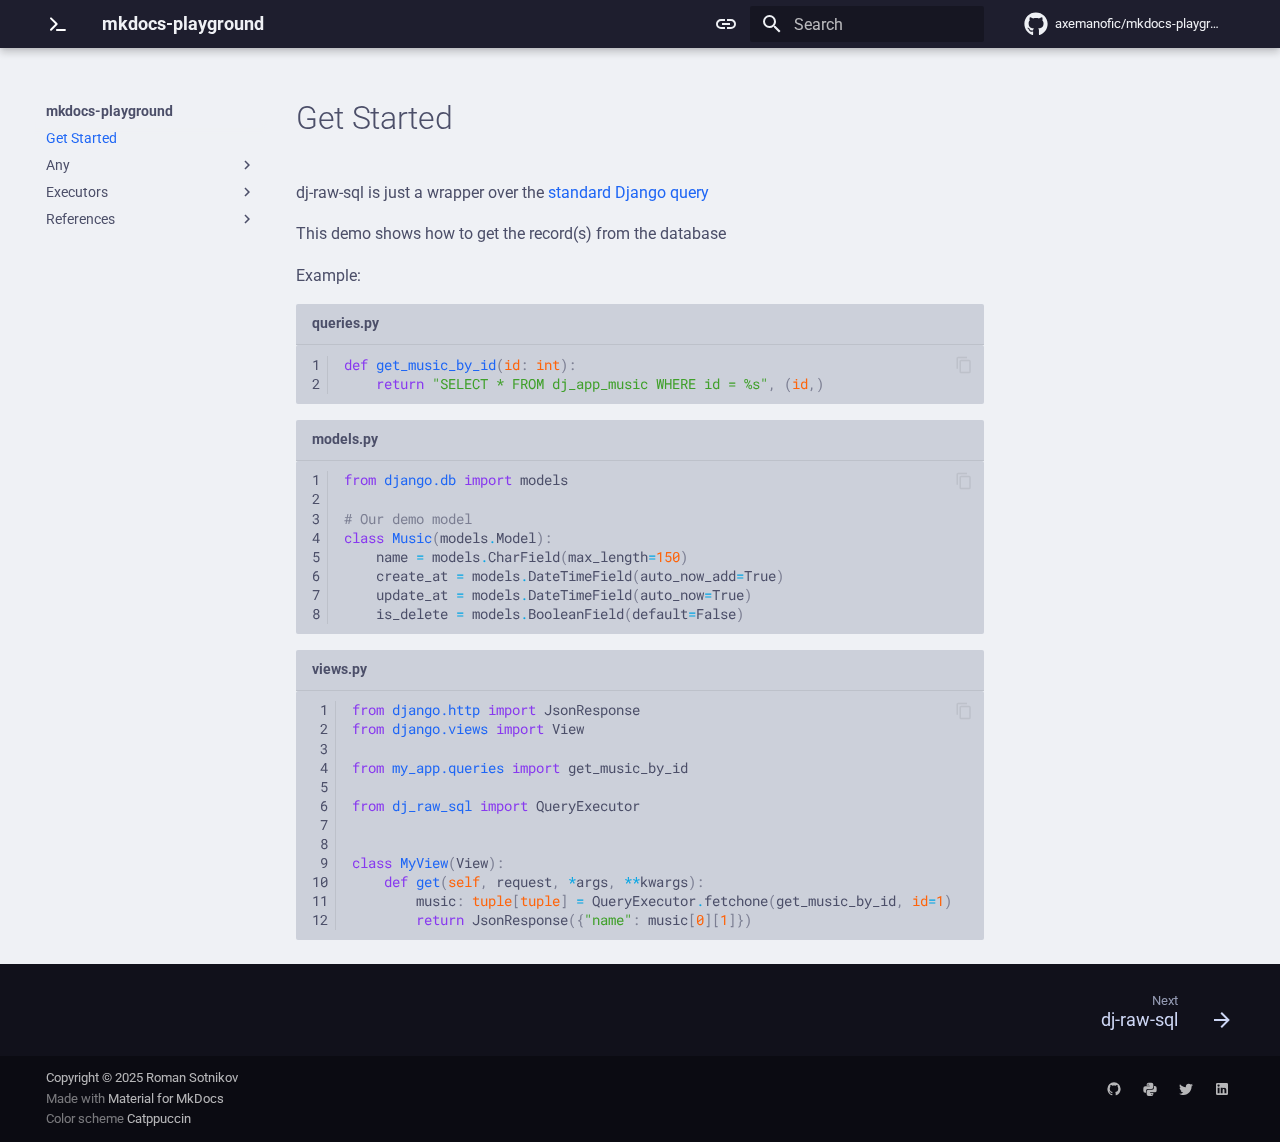
<file: index.html>
<!doctype html>
<html lang="en" class="no-js">
  <head>
    
      <meta charset="utf-8">
      <meta name="viewport" content="width=device-width,initial-scale=1">
      
      
      
      
      
        <link rel="next" href="any/">
      
      
      <link rel="icon" href="assets/logo.ico">
      <meta name="generator" content="mkdocs-1.6.1, mkdocs-material-9.6.9">
    
    
      
        <title>mkdocs-playground</title>
      
    
    
      <link rel="stylesheet" href="assets/stylesheets/main.4af4bdda.min.css">
      
        
        <link rel="stylesheet" href="assets/stylesheets/palette.06af60db.min.css">
      
      


    
    
      
    
    
      
        
        
        <link rel="preconnect" href="https://fonts.gstatic.com" crossorigin>
        <link rel="stylesheet" href="https://fonts.googleapis.com/css?family=Roboto:300,300i,400,400i,700,700i%7CRoboto+Mono:400,400i,700,700i&display=fallback">
        <style>:root{--md-text-font:"Roboto";--md-code-font:"Roboto Mono"}</style>
      
    
    
      <link rel="stylesheet" href="assets/_mkdocstrings.css">
    
      <link rel="stylesheet" href="stylesheets/extra.css">
    
    <script>__md_scope=new URL(".",location),__md_hash=e=>[...e].reduce(((e,_)=>(e<<5)-e+_.charCodeAt(0)),0),__md_get=(e,_=localStorage,t=__md_scope)=>JSON.parse(_.getItem(t.pathname+"."+e)),__md_set=(e,_,t=localStorage,a=__md_scope)=>{try{t.setItem(a.pathname+"."+e,JSON.stringify(_))}catch(e){}}</script>
    
      

    
    
    
  </head>
  
  
    
    
      
    
    
    
    
    <body dir="ltr" data-md-color-scheme="default" data-md-color-primary="indigo" data-md-color-accent="indigo">
  
    
    <input class="md-toggle" data-md-toggle="drawer" type="checkbox" id="__drawer" autocomplete="off">
    <input class="md-toggle" data-md-toggle="search" type="checkbox" id="__search" autocomplete="off">
    <label class="md-overlay" for="__drawer"></label>
    <div data-md-component="skip">
      
        
        <a href="#get-started" class="md-skip">
          Skip to content
        </a>
      
    </div>
    <div data-md-component="announce">
      
    </div>
    
    
      

  

<header class="md-header md-header--shadow" data-md-component="header">
  <nav class="md-header__inner md-grid" aria-label="Header">
    <a href="." title="mkdocs-playground" class="md-header__button md-logo" aria-label="mkdocs-playground" data-md-component="logo">
      
  <img src="assets/logo.svg" alt="logo">

    </a>
    <label class="md-header__button md-icon" for="__drawer">
      
      <svg xmlns="http://www.w3.org/2000/svg" viewBox="0 0 24 24"><path d="M3 6h18v2H3zm0 5h18v2H3zm0 5h18v2H3z"/></svg>
    </label>
    <div class="md-header__title" data-md-component="header-title">
      <div class="md-header__ellipsis">
        <div class="md-header__topic">
          <span class="md-ellipsis">
            mkdocs-playground
          </span>
        </div>
        <div class="md-header__topic" data-md-component="header-topic">
          <span class="md-ellipsis">
            
              Get Started
            
          </span>
        </div>
      </div>
    </div>
    
      
        <form class="md-header__option" data-md-component="palette">
  
    
    
    
    <input class="md-option" data-md-color-media="(prefers-color-scheme)" data-md-color-scheme="default" data-md-color-primary="indigo" data-md-color-accent="indigo"  aria-label="Switch to light mode"  type="radio" name="__palette" id="__palette_0">
    
      <label class="md-header__button md-icon" title="Switch to light mode" for="__palette_1" hidden>
        <svg xmlns="http://www.w3.org/2000/svg" viewBox="0 0 24 24"><path d="M3.9 12c0-1.71 1.39-3.1 3.1-3.1h4V7H7a5 5 0 0 0-5 5 5 5 0 0 0 5 5h4v-1.9H7c-1.71 0-3.1-1.39-3.1-3.1M8 13h8v-2H8zm9-6h-4v1.9h4c1.71 0 3.1 1.39 3.1 3.1s-1.39 3.1-3.1 3.1h-4V17h4a5 5 0 0 0 5-5 5 5 0 0 0-5-5"/></svg>
      </label>
    
  
    
    
    
    <input class="md-option" data-md-color-media="(prefers-color-scheme: light)" data-md-color-scheme="catppuccin-latte" data-md-color-primary="indigo" data-md-color-accent="indigo"  aria-label="Switch to dark mode"  type="radio" name="__palette" id="__palette_1">
    
      <label class="md-header__button md-icon" title="Switch to dark mode" for="__palette_2" hidden>
        <svg xmlns="http://www.w3.org/2000/svg" viewBox="0 0 24 24"><path d="M17 7H7a5 5 0 0 0-5 5 5 5 0 0 0 5 5h10a5 5 0 0 0 5-5 5 5 0 0 0-5-5m0 8a3 3 0 0 1-3-3 3 3 0 0 1 3-3 3 3 0 0 1 3 3 3 3 0 0 1-3 3"/></svg>
      </label>
    
  
    
    
    
    <input class="md-option" data-md-color-media="(prefers-color-scheme: dark)" data-md-color-scheme="catppuccin-mocha" data-md-color-primary="indigo" data-md-color-accent="indigo"  aria-label="Switch to system preference"  type="radio" name="__palette" id="__palette_2">
    
      <label class="md-header__button md-icon" title="Switch to system preference" for="__palette_0" hidden>
        <svg xmlns="http://www.w3.org/2000/svg" viewBox="0 0 24 24"><path d="M17 7H7a5 5 0 0 0-5 5 5 5 0 0 0 5 5h10a5 5 0 0 0 5-5 5 5 0 0 0-5-5M7 15a3 3 0 0 1-3-3 3 3 0 0 1 3-3 3 3 0 0 1 3 3 3 3 0 0 1-3 3"/></svg>
      </label>
    
  
</form>
      
    
    
      <script>var palette=__md_get("__palette");if(palette&&palette.color){if("(prefers-color-scheme)"===palette.color.media){var media=matchMedia("(prefers-color-scheme: light)"),input=document.querySelector(media.matches?"[data-md-color-media='(prefers-color-scheme: light)']":"[data-md-color-media='(prefers-color-scheme: dark)']");palette.color.media=input.getAttribute("data-md-color-media"),palette.color.scheme=input.getAttribute("data-md-color-scheme"),palette.color.primary=input.getAttribute("data-md-color-primary"),palette.color.accent=input.getAttribute("data-md-color-accent")}for(var[key,value]of Object.entries(palette.color))document.body.setAttribute("data-md-color-"+key,value)}</script>
    
    
    
      <label class="md-header__button md-icon" for="__search">
        
        <svg xmlns="http://www.w3.org/2000/svg" viewBox="0 0 24 24"><path d="M9.5 3A6.5 6.5 0 0 1 16 9.5c0 1.61-.59 3.09-1.56 4.23l.27.27h.79l5 5-1.5 1.5-5-5v-.79l-.27-.27A6.52 6.52 0 0 1 9.5 16 6.5 6.5 0 0 1 3 9.5 6.5 6.5 0 0 1 9.5 3m0 2C7 5 5 7 5 9.5S7 14 9.5 14 14 12 14 9.5 12 5 9.5 5"/></svg>
      </label>
      <div class="md-search" data-md-component="search" role="dialog">
  <label class="md-search__overlay" for="__search"></label>
  <div class="md-search__inner" role="search">
    <form class="md-search__form" name="search">
      <input type="text" class="md-search__input" name="query" aria-label="Search" placeholder="Search" autocapitalize="off" autocorrect="off" autocomplete="off" spellcheck="false" data-md-component="search-query" required>
      <label class="md-search__icon md-icon" for="__search">
        
        <svg xmlns="http://www.w3.org/2000/svg" viewBox="0 0 24 24"><path d="M9.5 3A6.5 6.5 0 0 1 16 9.5c0 1.61-.59 3.09-1.56 4.23l.27.27h.79l5 5-1.5 1.5-5-5v-.79l-.27-.27A6.52 6.52 0 0 1 9.5 16 6.5 6.5 0 0 1 3 9.5 6.5 6.5 0 0 1 9.5 3m0 2C7 5 5 7 5 9.5S7 14 9.5 14 14 12 14 9.5 12 5 9.5 5"/></svg>
        
        <svg xmlns="http://www.w3.org/2000/svg" viewBox="0 0 24 24"><path d="M20 11v2H8l5.5 5.5-1.42 1.42L4.16 12l7.92-7.92L13.5 5.5 8 11z"/></svg>
      </label>
      <nav class="md-search__options" aria-label="Search">
        
        <button type="reset" class="md-search__icon md-icon" title="Clear" aria-label="Clear" tabindex="-1">
          
          <svg xmlns="http://www.w3.org/2000/svg" viewBox="0 0 24 24"><path d="M19 6.41 17.59 5 12 10.59 6.41 5 5 6.41 10.59 12 5 17.59 6.41 19 12 13.41 17.59 19 19 17.59 13.41 12z"/></svg>
        </button>
      </nav>
      
    </form>
    <div class="md-search__output">
      <div class="md-search__scrollwrap" tabindex="0" data-md-scrollfix>
        <div class="md-search-result" data-md-component="search-result">
          <div class="md-search-result__meta">
            Initializing search
          </div>
          <ol class="md-search-result__list" role="presentation"></ol>
        </div>
      </div>
    </div>
  </div>
</div>
    
    
      <div class="md-header__source">
        <a href="https://github.com/axemanofic/mkdocs-playground" title="Go to repository" class="md-source" data-md-component="source">
  <div class="md-source__icon md-icon">
    
    <svg xmlns="http://www.w3.org/2000/svg" viewBox="0 0 496 512"><!--! Font Awesome Free 6.7.2 by @fontawesome - https://fontawesome.com License - https://fontawesome.com/license/free (Icons: CC BY 4.0, Fonts: SIL OFL 1.1, Code: MIT License) Copyright 2024 Fonticons, Inc.--><path d="M165.9 397.4c0 2-2.3 3.6-5.2 3.6-3.3.3-5.6-1.3-5.6-3.6 0-2 2.3-3.6 5.2-3.6 3-.3 5.6 1.3 5.6 3.6m-31.1-4.5c-.7 2 1.3 4.3 4.3 4.9 2.6 1 5.6 0 6.2-2s-1.3-4.3-4.3-5.2c-2.6-.7-5.5.3-6.2 2.3m44.2-1.7c-2.9.7-4.9 2.6-4.6 4.9.3 2 2.9 3.3 5.9 2.6 2.9-.7 4.9-2.6 4.6-4.6-.3-1.9-3-3.2-5.9-2.9M244.8 8C106.1 8 0 113.3 0 252c0 110.9 69.8 205.8 169.5 239.2 12.8 2.3 17.3-5.6 17.3-12.1 0-6.2-.3-40.4-.3-61.4 0 0-70 15-84.7-29.8 0 0-11.4-29.1-27.8-36.6 0 0-22.9-15.7 1.6-15.4 0 0 24.9 2 38.6 25.8 21.9 38.6 58.6 27.5 72.9 20.9 2.3-16 8.8-27.1 16-33.7-55.9-6.2-112.3-14.3-112.3-110.5 0-27.5 7.6-41.3 23.6-58.9-2.6-6.5-11.1-33.3 2.6-67.9 20.9-6.5 69 27 69 27 20-5.6 41.5-8.5 62.8-8.5s42.8 2.9 62.8 8.5c0 0 48.1-33.6 69-27 13.7 34.7 5.2 61.4 2.6 67.9 16 17.7 25.8 31.5 25.8 58.9 0 96.5-58.9 104.2-114.8 110.5 9.2 7.9 17 22.9 17 46.4 0 33.7-.3 75.4-.3 83.6 0 6.5 4.6 14.4 17.3 12.1C428.2 457.8 496 362.9 496 252 496 113.3 383.5 8 244.8 8M97.2 352.9c-1.3 1-1 3.3.7 5.2 1.6 1.6 3.9 2.3 5.2 1 1.3-1 1-3.3-.7-5.2-1.6-1.6-3.9-2.3-5.2-1m-10.8-8.1c-.7 1.3.3 2.9 2.3 3.9 1.6 1 3.6.7 4.3-.7.7-1.3-.3-2.9-2.3-3.9-2-.6-3.6-.3-4.3.7m32.4 35.6c-1.6 1.3-1 4.3 1.3 6.2 2.3 2.3 5.2 2.6 6.5 1 1.3-1.3.7-4.3-1.3-6.2-2.2-2.3-5.2-2.6-6.5-1m-11.4-14.7c-1.6 1-1.6 3.6 0 5.9s4.3 3.3 5.6 2.3c1.6-1.3 1.6-3.9 0-6.2-1.4-2.3-4-3.3-5.6-2"/></svg>
  </div>
  <div class="md-source__repository">
    axemanofic/mkdocs-playground
  </div>
</a>
      </div>
    
  </nav>
  
</header>
    
    <div class="md-container" data-md-component="container">
      
      
        
          
        
      
      <main class="md-main" data-md-component="main">
        <div class="md-main__inner md-grid">
          
            
              
              <div class="md-sidebar md-sidebar--primary" data-md-component="sidebar" data-md-type="navigation" >
                <div class="md-sidebar__scrollwrap">
                  <div class="md-sidebar__inner">
                    



<nav class="md-nav md-nav--primary" aria-label="Navigation" data-md-level="0">
  <label class="md-nav__title" for="__drawer">
    <a href="." title="mkdocs-playground" class="md-nav__button md-logo" aria-label="mkdocs-playground" data-md-component="logo">
      
  <img src="assets/logo.svg" alt="logo">

    </a>
    mkdocs-playground
  </label>
  
    <div class="md-nav__source">
      <a href="https://github.com/axemanofic/mkdocs-playground" title="Go to repository" class="md-source" data-md-component="source">
  <div class="md-source__icon md-icon">
    
    <svg xmlns="http://www.w3.org/2000/svg" viewBox="0 0 496 512"><!--! Font Awesome Free 6.7.2 by @fontawesome - https://fontawesome.com License - https://fontawesome.com/license/free (Icons: CC BY 4.0, Fonts: SIL OFL 1.1, Code: MIT License) Copyright 2024 Fonticons, Inc.--><path d="M165.9 397.4c0 2-2.3 3.6-5.2 3.6-3.3.3-5.6-1.3-5.6-3.6 0-2 2.3-3.6 5.2-3.6 3-.3 5.6 1.3 5.6 3.6m-31.1-4.5c-.7 2 1.3 4.3 4.3 4.9 2.6 1 5.6 0 6.2-2s-1.3-4.3-4.3-5.2c-2.6-.7-5.5.3-6.2 2.3m44.2-1.7c-2.9.7-4.9 2.6-4.6 4.9.3 2 2.9 3.3 5.9 2.6 2.9-.7 4.9-2.6 4.6-4.6-.3-1.9-3-3.2-5.9-2.9M244.8 8C106.1 8 0 113.3 0 252c0 110.9 69.8 205.8 169.5 239.2 12.8 2.3 17.3-5.6 17.3-12.1 0-6.2-.3-40.4-.3-61.4 0 0-70 15-84.7-29.8 0 0-11.4-29.1-27.8-36.6 0 0-22.9-15.7 1.6-15.4 0 0 24.9 2 38.6 25.8 21.9 38.6 58.6 27.5 72.9 20.9 2.3-16 8.8-27.1 16-33.7-55.9-6.2-112.3-14.3-112.3-110.5 0-27.5 7.6-41.3 23.6-58.9-2.6-6.5-11.1-33.3 2.6-67.9 20.9-6.5 69 27 69 27 20-5.6 41.5-8.5 62.8-8.5s42.8 2.9 62.8 8.5c0 0 48.1-33.6 69-27 13.7 34.7 5.2 61.4 2.6 67.9 16 17.7 25.8 31.5 25.8 58.9 0 96.5-58.9 104.2-114.8 110.5 9.2 7.9 17 22.9 17 46.4 0 33.7-.3 75.4-.3 83.6 0 6.5 4.6 14.4 17.3 12.1C428.2 457.8 496 362.9 496 252 496 113.3 383.5 8 244.8 8M97.2 352.9c-1.3 1-1 3.3.7 5.2 1.6 1.6 3.9 2.3 5.2 1 1.3-1 1-3.3-.7-5.2-1.6-1.6-3.9-2.3-5.2-1m-10.8-8.1c-.7 1.3.3 2.9 2.3 3.9 1.6 1 3.6.7 4.3-.7.7-1.3-.3-2.9-2.3-3.9-2-.6-3.6-.3-4.3.7m32.4 35.6c-1.6 1.3-1 4.3 1.3 6.2 2.3 2.3 5.2 2.6 6.5 1 1.3-1.3.7-4.3-1.3-6.2-2.2-2.3-5.2-2.6-6.5-1m-11.4-14.7c-1.6 1-1.6 3.6 0 5.9s4.3 3.3 5.6 2.3c1.6-1.3 1.6-3.9 0-6.2-1.4-2.3-4-3.3-5.6-2"/></svg>
  </div>
  <div class="md-source__repository">
    axemanofic/mkdocs-playground
  </div>
</a>
    </div>
  
  <ul class="md-nav__list" data-md-scrollfix>
    
      
      
  
  
    
  
  
  
    <li class="md-nav__item md-nav__item--active">
      
      <input class="md-nav__toggle md-toggle" type="checkbox" id="__toc">
      
      
        
      
      
      <a href="." class="md-nav__link md-nav__link--active">
        
  
  <span class="md-ellipsis">
    Get Started
    
  </span>
  

      </a>
      
    </li>
  

    
      
      
  
  
  
  
    
    
    
    
    <li class="md-nav__item md-nav__item--nested">
      
        
        
        <input class="md-nav__toggle md-toggle " type="checkbox" id="__nav_2" >
        
          
          <label class="md-nav__link" for="__nav_2" id="__nav_2_label" tabindex="0">
            
  
  <span class="md-ellipsis">
    Any
    
  </span>
  

            <span class="md-nav__icon md-icon"></span>
          </label>
        
        <nav class="md-nav" data-md-level="1" aria-labelledby="__nav_2_label" aria-expanded="false">
          <label class="md-nav__title" for="__nav_2">
            <span class="md-nav__icon md-icon"></span>
            Any
          </label>
          <ul class="md-nav__list" data-md-scrollfix>
            
              
                
  
  
  
  
    <li class="md-nav__item">
      <a href="any/" class="md-nav__link">
        
  
  <span class="md-ellipsis">
    dj-raw-sql
    
  </span>
  

      </a>
    </li>
  

              
            
          </ul>
        </nav>
      
    </li>
  

    
      
      
  
  
  
  
    
    
    
    
    <li class="md-nav__item md-nav__item--nested">
      
        
        
        <input class="md-nav__toggle md-toggle " type="checkbox" id="__nav_3" >
        
          
          <label class="md-nav__link" for="__nav_3" id="__nav_3_label" tabindex="0">
            
  
  <span class="md-ellipsis">
    Executors
    
  </span>
  

            <span class="md-nav__icon md-icon"></span>
          </label>
        
        <nav class="md-nav" data-md-level="1" aria-labelledby="__nav_3_label" aria-expanded="false">
          <label class="md-nav__title" for="__nav_3">
            <span class="md-nav__icon md-icon"></span>
            Executors
          </label>
          <ul class="md-nav__list" data-md-scrollfix>
            
              
                
  
  
  
  
    <li class="md-nav__item">
      <a href="executors/ordereddict_query_executor/" class="md-nav__link">
        
  
  <span class="md-ellipsis">
    OrderedDictQueryExecutor
    
  </span>
  

      </a>
    </li>
  

              
            
              
                
  
  
  
  
    <li class="md-nav__item">
      <a href="executors/query_executor/" class="md-nav__link">
        
  
  <span class="md-ellipsis">
    QueryExecutor
    
  </span>
  

      </a>
    </li>
  

              
            
          </ul>
        </nav>
      
    </li>
  

    
      
      
  
  
  
  
    
    
    
    
    <li class="md-nav__item md-nav__item--nested">
      
        
        
        <input class="md-nav__toggle md-toggle " type="checkbox" id="__nav_4" >
        
          
          <label class="md-nav__link" for="__nav_4" id="__nav_4_label" tabindex="0">
            
  
  <span class="md-ellipsis">
    References
    
  </span>
  

            <span class="md-nav__icon md-icon"></span>
          </label>
        
        <nav class="md-nav" data-md-level="1" aria-labelledby="__nav_4_label" aria-expanded="false">
          <label class="md-nav__title" for="__nav_4">
            <span class="md-nav__icon md-icon"></span>
            References
          </label>
          <ul class="md-nav__list" data-md-scrollfix>
            
              
                
  
  
  
  
    <li class="md-nav__item">
      <a href="references/api/" class="md-nav__link">
        
  
  <span class="md-ellipsis">
    API
    
  </span>
  

      </a>
    </li>
  

              
            
          </ul>
        </nav>
      
    </li>
  

    
  </ul>
</nav>
                  </div>
                </div>
              </div>
            
            
              
              <div class="md-sidebar md-sidebar--secondary" data-md-component="sidebar" data-md-type="toc" >
                <div class="md-sidebar__scrollwrap">
                  <div class="md-sidebar__inner">
                    

<nav class="md-nav md-nav--secondary" aria-label="Table of contents">
  
  
  
    
  
  
</nav>
                  </div>
                </div>
              </div>
            
          
          
            <div class="md-content" data-md-component="content">
              <article class="md-content__inner md-typeset">
                
                  


  
  


<h1 id="get-started">Get Started</h1>
<p>dj-raw-sql is just a wrapper over the <a href="https://docs.djangoproject.com/en/4.1/topics/db/sql/#executing-custom-sql-directly">standard Django query</a></p>
<p>This demo shows how to get the record(s) from the database</p>
<p>Example:</p>
<div class="highlight"><table class="highlighttable"><tr><th colspan="2" class="filename"><span class="filename">queries.py</span></th></tr><tr><td class="linenos"><div class="linenodiv"><pre><span></span><span class="normal">1</span>
<span class="normal">2</span></pre></div></td><td class="code"><div><pre><span></span><code><span class="k">def</span><span class="w"> </span><span class="nf">get_music_by_id</span><span class="p">(</span><span class="nb">id</span><span class="p">:</span> <span class="nb">int</span><span class="p">):</span>
    <span class="k">return</span> <span class="s2">&quot;SELECT * FROM dj_app_music WHERE id = </span><span class="si">%s</span><span class="s2">&quot;</span><span class="p">,</span> <span class="p">(</span><span class="nb">id</span><span class="p">,)</span>
</code></pre></div></td></tr></table></div>
<div class="highlight"><table class="highlighttable"><tr><th colspan="2" class="filename"><span class="filename">models.py</span></th></tr><tr><td class="linenos"><div class="linenodiv"><pre><span></span><span class="normal">1</span>
<span class="normal">2</span>
<span class="normal">3</span>
<span class="normal">4</span>
<span class="normal">5</span>
<span class="normal">6</span>
<span class="normal">7</span>
<span class="normal">8</span></pre></div></td><td class="code"><div><pre><span></span><code><span class="kn">from</span><span class="w"> </span><span class="nn">django.db</span><span class="w"> </span><span class="kn">import</span> <span class="n">models</span>

<span class="c1"># Our demo model</span>
<span class="k">class</span><span class="w"> </span><span class="nc">Music</span><span class="p">(</span><span class="n">models</span><span class="o">.</span><span class="n">Model</span><span class="p">):</span>
    <span class="n">name</span> <span class="o">=</span> <span class="n">models</span><span class="o">.</span><span class="n">CharField</span><span class="p">(</span><span class="n">max_length</span><span class="o">=</span><span class="mi">150</span><span class="p">)</span>
    <span class="n">create_at</span> <span class="o">=</span> <span class="n">models</span><span class="o">.</span><span class="n">DateTimeField</span><span class="p">(</span><span class="n">auto_now_add</span><span class="o">=</span><span class="kc">True</span><span class="p">)</span>
    <span class="n">update_at</span> <span class="o">=</span> <span class="n">models</span><span class="o">.</span><span class="n">DateTimeField</span><span class="p">(</span><span class="n">auto_now</span><span class="o">=</span><span class="kc">True</span><span class="p">)</span>
    <span class="n">is_delete</span> <span class="o">=</span> <span class="n">models</span><span class="o">.</span><span class="n">BooleanField</span><span class="p">(</span><span class="n">default</span><span class="o">=</span><span class="kc">False</span><span class="p">)</span>
</code></pre></div></td></tr></table></div>
<div class="highlight"><table class="highlighttable"><tr><th colspan="2" class="filename"><span class="filename">views.py</span></th></tr><tr><td class="linenos"><div class="linenodiv"><pre><span></span><span class="normal"> 1</span>
<span class="normal"> 2</span>
<span class="normal"> 3</span>
<span class="normal"> 4</span>
<span class="normal"> 5</span>
<span class="normal"> 6</span>
<span class="normal"> 7</span>
<span class="normal"> 8</span>
<span class="normal"> 9</span>
<span class="normal">10</span>
<span class="normal">11</span>
<span class="normal">12</span></pre></div></td><td class="code"><div><pre><span></span><code><span class="kn">from</span><span class="w"> </span><span class="nn">django.http</span><span class="w"> </span><span class="kn">import</span> <span class="n">JsonResponse</span>
<span class="kn">from</span><span class="w"> </span><span class="nn">django.views</span><span class="w"> </span><span class="kn">import</span> <span class="n">View</span>

<span class="kn">from</span><span class="w"> </span><span class="nn">my_app.queries</span><span class="w"> </span><span class="kn">import</span> <span class="n">get_music_by_id</span>

<span class="kn">from</span><span class="w"> </span><span class="nn">dj_raw_sql</span><span class="w"> </span><span class="kn">import</span> <span class="n">QueryExecutor</span>


<span class="k">class</span><span class="w"> </span><span class="nc">MyView</span><span class="p">(</span><span class="n">View</span><span class="p">):</span>
    <span class="k">def</span><span class="w"> </span><span class="nf">get</span><span class="p">(</span><span class="bp">self</span><span class="p">,</span> <span class="n">request</span><span class="p">,</span> <span class="o">*</span><span class="n">args</span><span class="p">,</span> <span class="o">**</span><span class="n">kwargs</span><span class="p">):</span>
        <span class="n">music</span><span class="p">:</span> <span class="nb">tuple</span><span class="p">[</span><span class="nb">tuple</span><span class="p">]</span> <span class="o">=</span> <span class="n">QueryExecutor</span><span class="o">.</span><span class="n">fetchone</span><span class="p">(</span><span class="n">get_music_by_id</span><span class="p">,</span> <span class="nb">id</span><span class="o">=</span><span class="mi">1</span><span class="p">)</span>
        <span class="k">return</span> <span class="n">JsonResponse</span><span class="p">({</span><span class="s2">&quot;name&quot;</span><span class="p">:</span> <span class="n">music</span><span class="p">[</span><span class="mi">0</span><span class="p">][</span><span class="mi">1</span><span class="p">]})</span>
</code></pre></div></td></tr></table></div>












                
              </article>
            </div>
          
          
<script>var target=document.getElementById(location.hash.slice(1));target&&target.name&&(target.checked=target.name.startsWith("__tabbed_"))</script>
        </div>
        
          <button type="button" class="md-top md-icon" data-md-component="top" hidden>
  
  <svg xmlns="http://www.w3.org/2000/svg" viewBox="0 0 24 24"><path d="M13 20h-2V8l-5.5 5.5-1.42-1.42L12 4.16l7.92 7.92-1.42 1.42L13 8z"/></svg>
  Back to top
</button>
        
      </main>
      
        <footer class="md-footer">
  
    
      
      <nav class="md-footer__inner md-grid" aria-label="Footer" >
        
        
          
          <a href="any/" class="md-footer__link md-footer__link--next" aria-label="Next: dj-raw-sql">
            <div class="md-footer__title">
              <span class="md-footer__direction">
                Next
              </span>
              <div class="md-ellipsis">
                dj-raw-sql
              </div>
            </div>
            <div class="md-footer__button md-icon">
              
              <svg xmlns="http://www.w3.org/2000/svg" viewBox="0 0 24 24"><path d="M4 11v2h12l-5.5 5.5 1.42 1.42L19.84 12l-7.92-7.92L10.5 5.5 16 11z"/></svg>
            </div>
          </a>
        
      </nav>
    
  
  <div class="md-footer-meta md-typeset">
    <div class="md-footer-meta__inner md-grid">
      <!-- Copyright and theme information -->
<div class="md-copyright">
  
    <div class="md-copyright__highlight">
      Copyright &copy; 2025 Roman Sotnikov
    </div>
  
  
    Made with
    <a
      href="https://squidfunk.github.io/mkdocs-material/"
      target="_blank" rel="noopener"
    >
      Material for MkDocs
    </a>
  
  <div>
    Color scheme 
    <a
      href="https://catppuccin.com/"
      target="_blank" rel="noopener"
    >
      Catppuccin
    </a>
  </div>
</div>
      
        <div class="md-social">
  
    
    
    
    
    <a href="https://github.com/axemanofic/mkdocs-playground" target="_blank" rel="noopener" title="Github" class="md-social__link">
      <svg xmlns="http://www.w3.org/2000/svg" viewBox="0 0 24 24"><path d="M12 2A10 10 0 0 0 2 12c0 4.42 2.87 8.17 6.84 9.5.5.08.66-.23.66-.5v-1.69c-2.77.6-3.36-1.34-3.36-1.34-.46-1.16-1.11-1.47-1.11-1.47-.91-.62.07-.6.07-.6 1 .07 1.53 1.03 1.53 1.03.87 1.52 2.34 1.07 2.91.83.09-.65.35-1.09.63-1.34-2.22-.25-4.55-1.11-4.55-4.92 0-1.11.38-2 1.03-2.71-.1-.25-.45-1.29.1-2.64 0 0 .84-.27 2.75 1.02.79-.22 1.65-.33 2.5-.33s1.71.11 2.5.33c1.91-1.29 2.75-1.02 2.75-1.02.55 1.35.2 2.39.1 2.64.65.71 1.03 1.6 1.03 2.71 0 3.82-2.34 4.66-4.57 4.91.36.31.69.92.69 1.85V21c0 .27.16.59.67.5C19.14 20.16 22 16.42 22 12A10 10 0 0 0 12 2"/></svg>
    </a>
  
    
    
    
    
    <a href="https://pypi.org/project/clite/" target="_blank" rel="noopener" title="PyPi" class="md-social__link">
      <svg xmlns="http://www.w3.org/2000/svg" viewBox="0 0 24 24"><path d="M19.14 7.5A2.86 2.86 0 0 1 22 10.36v3.78A2.86 2.86 0 0 1 19.14 17H12c0 .39.32.96.71.96H17v1.68a2.86 2.86 0 0 1-2.86 2.86H9.86A2.86 2.86 0 0 1 7 19.64v-3.75a2.85 2.85 0 0 1 2.86-2.85h5.25a2.85 2.85 0 0 0 2.85-2.86V7.5zm-4.28 11.79c-.4 0-.72.3-.72.89s.32.71.72.71a.71.71 0 0 0 .71-.71c0-.59-.32-.89-.71-.89m-10-1.79A2.86 2.86 0 0 1 2 14.64v-3.78A2.86 2.86 0 0 1 4.86 8H12c0-.39-.32-.96-.71-.96H7V5.36A2.86 2.86 0 0 1 9.86 2.5h4.28A2.86 2.86 0 0 1 17 5.36v3.75a2.85 2.85 0 0 1-2.86 2.85H8.89a2.85 2.85 0 0 0-2.85 2.86v2.68zM9.14 5.71c.4 0 .72-.3.72-.89s-.32-.71-.72-.71c-.39 0-.71.12-.71.71s.32.89.71.89"/></svg>
    </a>
  
    
    
    
    
      
      
    
    <a href="https://x.com/axemanofic" target="_blank" rel="noopener" title="x.com" class="md-social__link">
      <svg xmlns="http://www.w3.org/2000/svg" viewBox="0 0 24 24"><path d="M22.46 6c-.77.35-1.6.58-2.46.69.88-.53 1.56-1.37 1.88-2.38-.83.5-1.75.85-2.72 1.05C18.37 4.5 17.26 4 16 4c-2.35 0-4.27 1.92-4.27 4.29 0 .34.04.67.11.98C8.28 9.09 5.11 7.38 3 4.79c-.37.63-.58 1.37-.58 2.15 0 1.49.75 2.81 1.91 3.56-.71 0-1.37-.2-1.95-.5v.03c0 2.08 1.48 3.82 3.44 4.21a4.2 4.2 0 0 1-1.93.07 4.28 4.28 0 0 0 4 2.98 8.52 8.52 0 0 1-5.33 1.84q-.51 0-1.02-.06C3.44 20.29 5.7 21 8.12 21 16 21 20.33 14.46 20.33 8.79c0-.19 0-.37-.01-.56.84-.6 1.56-1.36 2.14-2.23"/></svg>
    </a>
  
    
    
    
    
      
      
    
    <a href="https://www.linkedin.com/in/axemanofic/" target="_blank" rel="noopener" title="www.linkedin.com" class="md-social__link">
      <svg xmlns="http://www.w3.org/2000/svg" viewBox="0 0 24 24"><path d="M19 3a2 2 0 0 1 2 2v14a2 2 0 0 1-2 2H5a2 2 0 0 1-2-2V5a2 2 0 0 1 2-2zm-.5 15.5v-5.3a3.26 3.26 0 0 0-3.26-3.26c-.85 0-1.84.52-2.32 1.3v-1.11h-2.79v8.37h2.79v-4.93c0-.77.62-1.4 1.39-1.4a1.4 1.4 0 0 1 1.4 1.4v4.93zM6.88 8.56a1.68 1.68 0 0 0 1.68-1.68c0-.93-.75-1.69-1.68-1.69a1.69 1.69 0 0 0-1.69 1.69c0 .93.76 1.68 1.69 1.68m1.39 9.94v-8.37H5.5v8.37z"/></svg>
    </a>
  
</div>
      
    </div>
  </div>
</footer>
      
    </div>
    <div class="md-dialog" data-md-component="dialog">
      <div class="md-dialog__inner md-typeset"></div>
    </div>
    
    
    <script id="__config" type="application/json">{"base": ".", "features": ["navigation.tracking", "navigation.top", "navigation.footer", "content.code.copy"], "search": "assets/javascripts/workers/search.f8cc74c7.min.js", "translations": {"clipboard.copied": "Copied to clipboard", "clipboard.copy": "Copy to clipboard", "search.result.more.one": "1 more on this page", "search.result.more.other": "# more on this page", "search.result.none": "No matching documents", "search.result.one": "1 matching document", "search.result.other": "# matching documents", "search.result.placeholder": "Type to start searching", "search.result.term.missing": "Missing", "select.version": "Select version"}}</script>
    
    
      <script src="assets/javascripts/bundle.c8b220af.min.js"></script>
      
    
  </body>
</html>
</file>
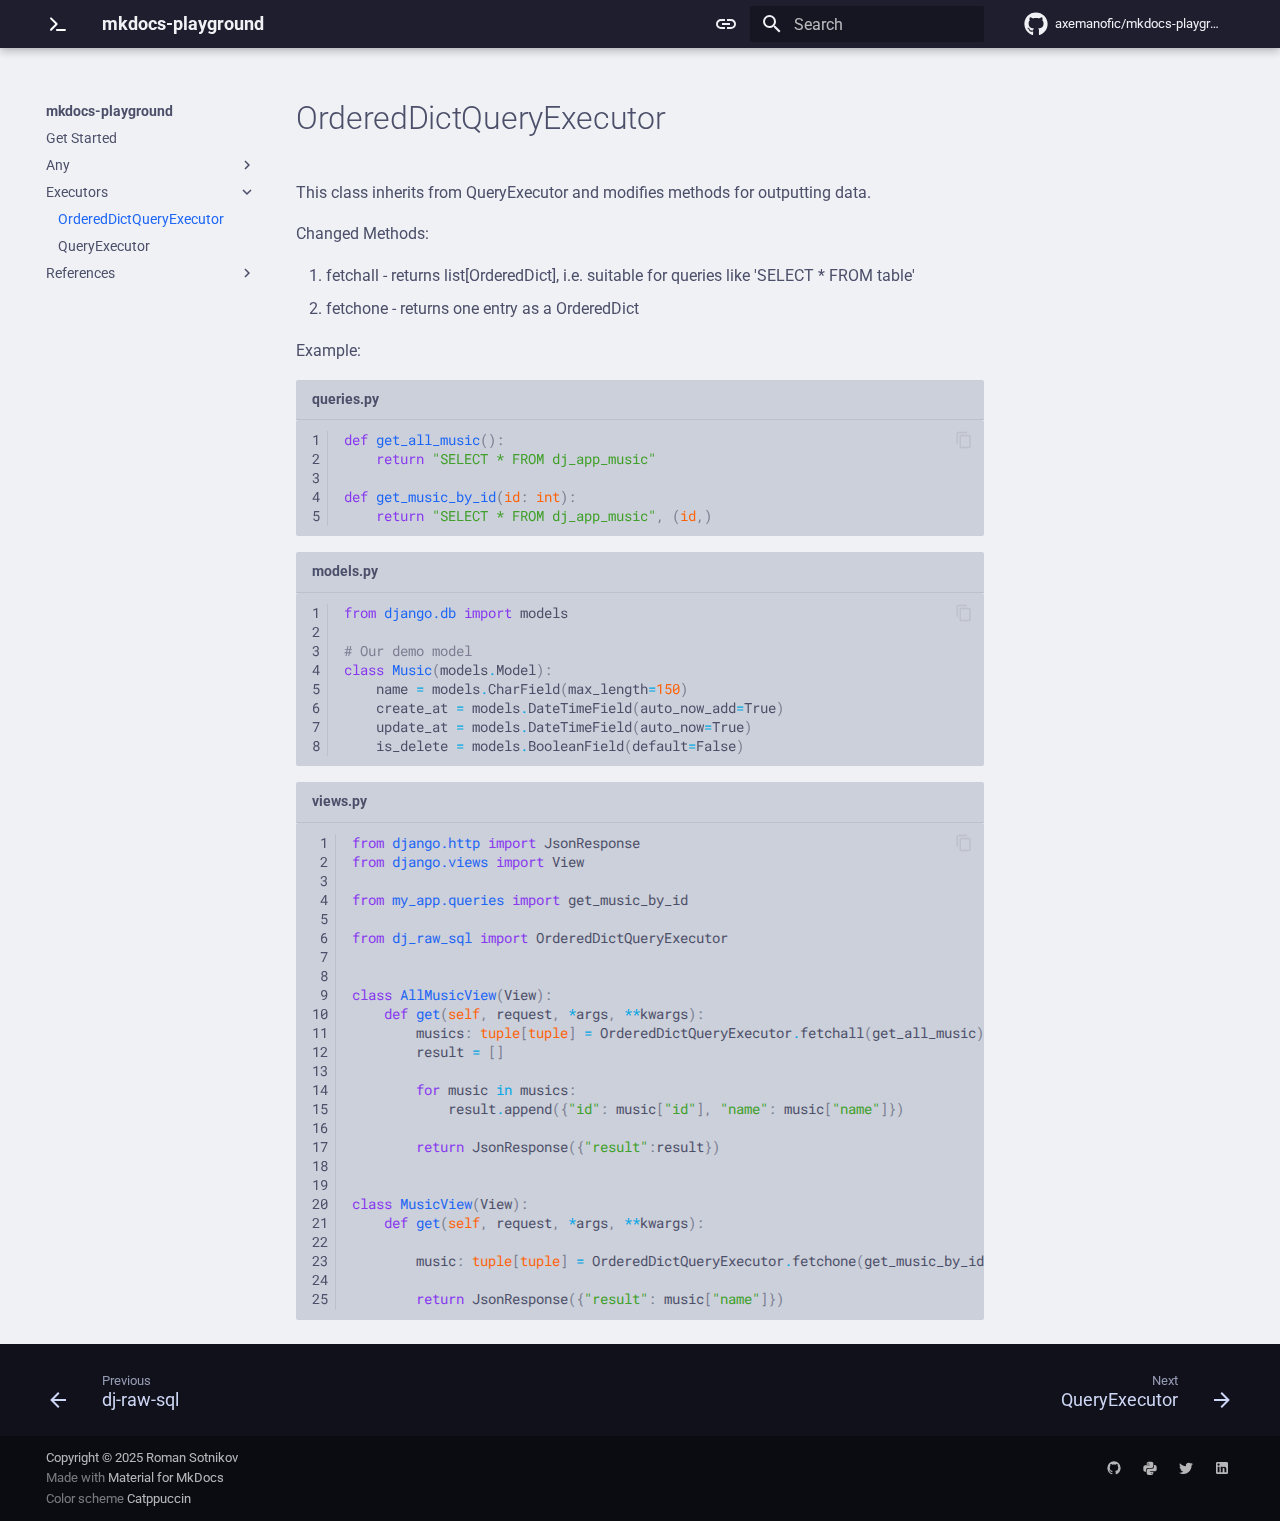
<file: executors/ordereddict_query_executor/index.html>
<!doctype html>
<html lang="en" class="no-js">
  <head>
    
      <meta charset="utf-8">
      <meta name="viewport" content="width=device-width,initial-scale=1">
      
      
      
      
        <link rel="prev" href="../../any/">
      
      
        <link rel="next" href="../query_executor/">
      
      
      <link rel="icon" href="../../assets/logo.ico">
      <meta name="generator" content="mkdocs-1.6.1, mkdocs-material-9.6.9">
    
    
      
        <title>OrderedDictQueryExecutor - mkdocs-playground</title>
      
    
    
      <link rel="stylesheet" href="../../assets/stylesheets/main.4af4bdda.min.css">
      
        
        <link rel="stylesheet" href="../../assets/stylesheets/palette.06af60db.min.css">
      
      


    
    
      
    
    
      
        
        
        <link rel="preconnect" href="https://fonts.gstatic.com" crossorigin>
        <link rel="stylesheet" href="https://fonts.googleapis.com/css?family=Roboto:300,300i,400,400i,700,700i%7CRoboto+Mono:400,400i,700,700i&display=fallback">
        <style>:root{--md-text-font:"Roboto";--md-code-font:"Roboto Mono"}</style>
      
    
    
      <link rel="stylesheet" href="../../assets/_mkdocstrings.css">
    
      <link rel="stylesheet" href="../../stylesheets/extra.css">
    
    <script>__md_scope=new URL("../..",location),__md_hash=e=>[...e].reduce(((e,_)=>(e<<5)-e+_.charCodeAt(0)),0),__md_get=(e,_=localStorage,t=__md_scope)=>JSON.parse(_.getItem(t.pathname+"."+e)),__md_set=(e,_,t=localStorage,a=__md_scope)=>{try{t.setItem(a.pathname+"."+e,JSON.stringify(_))}catch(e){}}</script>
    
      

    
    
    
  </head>
  
  
    
    
      
    
    
    
    
    <body dir="ltr" data-md-color-scheme="default" data-md-color-primary="indigo" data-md-color-accent="indigo">
  
    
    <input class="md-toggle" data-md-toggle="drawer" type="checkbox" id="__drawer" autocomplete="off">
    <input class="md-toggle" data-md-toggle="search" type="checkbox" id="__search" autocomplete="off">
    <label class="md-overlay" for="__drawer"></label>
    <div data-md-component="skip">
      
        
        <a href="#ordereddictqueryexecutor" class="md-skip">
          Skip to content
        </a>
      
    </div>
    <div data-md-component="announce">
      
    </div>
    
    
      

  

<header class="md-header md-header--shadow" data-md-component="header">
  <nav class="md-header__inner md-grid" aria-label="Header">
    <a href="../.." title="mkdocs-playground" class="md-header__button md-logo" aria-label="mkdocs-playground" data-md-component="logo">
      
  <img src="../../assets/logo.svg" alt="logo">

    </a>
    <label class="md-header__button md-icon" for="__drawer">
      
      <svg xmlns="http://www.w3.org/2000/svg" viewBox="0 0 24 24"><path d="M3 6h18v2H3zm0 5h18v2H3zm0 5h18v2H3z"/></svg>
    </label>
    <div class="md-header__title" data-md-component="header-title">
      <div class="md-header__ellipsis">
        <div class="md-header__topic">
          <span class="md-ellipsis">
            mkdocs-playground
          </span>
        </div>
        <div class="md-header__topic" data-md-component="header-topic">
          <span class="md-ellipsis">
            
              OrderedDictQueryExecutor
            
          </span>
        </div>
      </div>
    </div>
    
      
        <form class="md-header__option" data-md-component="palette">
  
    
    
    
    <input class="md-option" data-md-color-media="(prefers-color-scheme)" data-md-color-scheme="default" data-md-color-primary="indigo" data-md-color-accent="indigo"  aria-label="Switch to light mode"  type="radio" name="__palette" id="__palette_0">
    
      <label class="md-header__button md-icon" title="Switch to light mode" for="__palette_1" hidden>
        <svg xmlns="http://www.w3.org/2000/svg" viewBox="0 0 24 24"><path d="M3.9 12c0-1.71 1.39-3.1 3.1-3.1h4V7H7a5 5 0 0 0-5 5 5 5 0 0 0 5 5h4v-1.9H7c-1.71 0-3.1-1.39-3.1-3.1M8 13h8v-2H8zm9-6h-4v1.9h4c1.71 0 3.1 1.39 3.1 3.1s-1.39 3.1-3.1 3.1h-4V17h4a5 5 0 0 0 5-5 5 5 0 0 0-5-5"/></svg>
      </label>
    
  
    
    
    
    <input class="md-option" data-md-color-media="(prefers-color-scheme: light)" data-md-color-scheme="catppuccin-latte" data-md-color-primary="indigo" data-md-color-accent="indigo"  aria-label="Switch to dark mode"  type="radio" name="__palette" id="__palette_1">
    
      <label class="md-header__button md-icon" title="Switch to dark mode" for="__palette_2" hidden>
        <svg xmlns="http://www.w3.org/2000/svg" viewBox="0 0 24 24"><path d="M17 7H7a5 5 0 0 0-5 5 5 5 0 0 0 5 5h10a5 5 0 0 0 5-5 5 5 0 0 0-5-5m0 8a3 3 0 0 1-3-3 3 3 0 0 1 3-3 3 3 0 0 1 3 3 3 3 0 0 1-3 3"/></svg>
      </label>
    
  
    
    
    
    <input class="md-option" data-md-color-media="(prefers-color-scheme: dark)" data-md-color-scheme="catppuccin-mocha" data-md-color-primary="indigo" data-md-color-accent="indigo"  aria-label="Switch to system preference"  type="radio" name="__palette" id="__palette_2">
    
      <label class="md-header__button md-icon" title="Switch to system preference" for="__palette_0" hidden>
        <svg xmlns="http://www.w3.org/2000/svg" viewBox="0 0 24 24"><path d="M17 7H7a5 5 0 0 0-5 5 5 5 0 0 0 5 5h10a5 5 0 0 0 5-5 5 5 0 0 0-5-5M7 15a3 3 0 0 1-3-3 3 3 0 0 1 3-3 3 3 0 0 1 3 3 3 3 0 0 1-3 3"/></svg>
      </label>
    
  
</form>
      
    
    
      <script>var palette=__md_get("__palette");if(palette&&palette.color){if("(prefers-color-scheme)"===palette.color.media){var media=matchMedia("(prefers-color-scheme: light)"),input=document.querySelector(media.matches?"[data-md-color-media='(prefers-color-scheme: light)']":"[data-md-color-media='(prefers-color-scheme: dark)']");palette.color.media=input.getAttribute("data-md-color-media"),palette.color.scheme=input.getAttribute("data-md-color-scheme"),palette.color.primary=input.getAttribute("data-md-color-primary"),palette.color.accent=input.getAttribute("data-md-color-accent")}for(var[key,value]of Object.entries(palette.color))document.body.setAttribute("data-md-color-"+key,value)}</script>
    
    
    
      <label class="md-header__button md-icon" for="__search">
        
        <svg xmlns="http://www.w3.org/2000/svg" viewBox="0 0 24 24"><path d="M9.5 3A6.5 6.5 0 0 1 16 9.5c0 1.61-.59 3.09-1.56 4.23l.27.27h.79l5 5-1.5 1.5-5-5v-.79l-.27-.27A6.52 6.52 0 0 1 9.5 16 6.5 6.5 0 0 1 3 9.5 6.5 6.5 0 0 1 9.5 3m0 2C7 5 5 7 5 9.5S7 14 9.5 14 14 12 14 9.5 12 5 9.5 5"/></svg>
      </label>
      <div class="md-search" data-md-component="search" role="dialog">
  <label class="md-search__overlay" for="__search"></label>
  <div class="md-search__inner" role="search">
    <form class="md-search__form" name="search">
      <input type="text" class="md-search__input" name="query" aria-label="Search" placeholder="Search" autocapitalize="off" autocorrect="off" autocomplete="off" spellcheck="false" data-md-component="search-query" required>
      <label class="md-search__icon md-icon" for="__search">
        
        <svg xmlns="http://www.w3.org/2000/svg" viewBox="0 0 24 24"><path d="M9.5 3A6.5 6.5 0 0 1 16 9.5c0 1.61-.59 3.09-1.56 4.23l.27.27h.79l5 5-1.5 1.5-5-5v-.79l-.27-.27A6.52 6.52 0 0 1 9.5 16 6.5 6.5 0 0 1 3 9.5 6.5 6.5 0 0 1 9.5 3m0 2C7 5 5 7 5 9.5S7 14 9.5 14 14 12 14 9.5 12 5 9.5 5"/></svg>
        
        <svg xmlns="http://www.w3.org/2000/svg" viewBox="0 0 24 24"><path d="M20 11v2H8l5.5 5.5-1.42 1.42L4.16 12l7.92-7.92L13.5 5.5 8 11z"/></svg>
      </label>
      <nav class="md-search__options" aria-label="Search">
        
        <button type="reset" class="md-search__icon md-icon" title="Clear" aria-label="Clear" tabindex="-1">
          
          <svg xmlns="http://www.w3.org/2000/svg" viewBox="0 0 24 24"><path d="M19 6.41 17.59 5 12 10.59 6.41 5 5 6.41 10.59 12 5 17.59 6.41 19 12 13.41 17.59 19 19 17.59 13.41 12z"/></svg>
        </button>
      </nav>
      
    </form>
    <div class="md-search__output">
      <div class="md-search__scrollwrap" tabindex="0" data-md-scrollfix>
        <div class="md-search-result" data-md-component="search-result">
          <div class="md-search-result__meta">
            Initializing search
          </div>
          <ol class="md-search-result__list" role="presentation"></ol>
        </div>
      </div>
    </div>
  </div>
</div>
    
    
      <div class="md-header__source">
        <a href="https://github.com/axemanofic/mkdocs-playground" title="Go to repository" class="md-source" data-md-component="source">
  <div class="md-source__icon md-icon">
    
    <svg xmlns="http://www.w3.org/2000/svg" viewBox="0 0 496 512"><!--! Font Awesome Free 6.7.2 by @fontawesome - https://fontawesome.com License - https://fontawesome.com/license/free (Icons: CC BY 4.0, Fonts: SIL OFL 1.1, Code: MIT License) Copyright 2024 Fonticons, Inc.--><path d="M165.9 397.4c0 2-2.3 3.6-5.2 3.6-3.3.3-5.6-1.3-5.6-3.6 0-2 2.3-3.6 5.2-3.6 3-.3 5.6 1.3 5.6 3.6m-31.1-4.5c-.7 2 1.3 4.3 4.3 4.9 2.6 1 5.6 0 6.2-2s-1.3-4.3-4.3-5.2c-2.6-.7-5.5.3-6.2 2.3m44.2-1.7c-2.9.7-4.9 2.6-4.6 4.9.3 2 2.9 3.3 5.9 2.6 2.9-.7 4.9-2.6 4.6-4.6-.3-1.9-3-3.2-5.9-2.9M244.8 8C106.1 8 0 113.3 0 252c0 110.9 69.8 205.8 169.5 239.2 12.8 2.3 17.3-5.6 17.3-12.1 0-6.2-.3-40.4-.3-61.4 0 0-70 15-84.7-29.8 0 0-11.4-29.1-27.8-36.6 0 0-22.9-15.7 1.6-15.4 0 0 24.9 2 38.6 25.8 21.9 38.6 58.6 27.5 72.9 20.9 2.3-16 8.8-27.1 16-33.7-55.9-6.2-112.3-14.3-112.3-110.5 0-27.5 7.6-41.3 23.6-58.9-2.6-6.5-11.1-33.3 2.6-67.9 20.9-6.5 69 27 69 27 20-5.6 41.5-8.5 62.8-8.5s42.8 2.9 62.8 8.5c0 0 48.1-33.6 69-27 13.7 34.7 5.2 61.4 2.6 67.9 16 17.7 25.8 31.5 25.8 58.9 0 96.5-58.9 104.2-114.8 110.5 9.2 7.9 17 22.9 17 46.4 0 33.7-.3 75.4-.3 83.6 0 6.5 4.6 14.4 17.3 12.1C428.2 457.8 496 362.9 496 252 496 113.3 383.5 8 244.8 8M97.2 352.9c-1.3 1-1 3.3.7 5.2 1.6 1.6 3.9 2.3 5.2 1 1.3-1 1-3.3-.7-5.2-1.6-1.6-3.9-2.3-5.2-1m-10.8-8.1c-.7 1.3.3 2.9 2.3 3.9 1.6 1 3.6.7 4.3-.7.7-1.3-.3-2.9-2.3-3.9-2-.6-3.6-.3-4.3.7m32.4 35.6c-1.6 1.3-1 4.3 1.3 6.2 2.3 2.3 5.2 2.6 6.5 1 1.3-1.3.7-4.3-1.3-6.2-2.2-2.3-5.2-2.6-6.5-1m-11.4-14.7c-1.6 1-1.6 3.6 0 5.9s4.3 3.3 5.6 2.3c1.6-1.3 1.6-3.9 0-6.2-1.4-2.3-4-3.3-5.6-2"/></svg>
  </div>
  <div class="md-source__repository">
    axemanofic/mkdocs-playground
  </div>
</a>
      </div>
    
  </nav>
  
</header>
    
    <div class="md-container" data-md-component="container">
      
      
        
          
        
      
      <main class="md-main" data-md-component="main">
        <div class="md-main__inner md-grid">
          
            
              
              <div class="md-sidebar md-sidebar--primary" data-md-component="sidebar" data-md-type="navigation" >
                <div class="md-sidebar__scrollwrap">
                  <div class="md-sidebar__inner">
                    



<nav class="md-nav md-nav--primary" aria-label="Navigation" data-md-level="0">
  <label class="md-nav__title" for="__drawer">
    <a href="../.." title="mkdocs-playground" class="md-nav__button md-logo" aria-label="mkdocs-playground" data-md-component="logo">
      
  <img src="../../assets/logo.svg" alt="logo">

    </a>
    mkdocs-playground
  </label>
  
    <div class="md-nav__source">
      <a href="https://github.com/axemanofic/mkdocs-playground" title="Go to repository" class="md-source" data-md-component="source">
  <div class="md-source__icon md-icon">
    
    <svg xmlns="http://www.w3.org/2000/svg" viewBox="0 0 496 512"><!--! Font Awesome Free 6.7.2 by @fontawesome - https://fontawesome.com License - https://fontawesome.com/license/free (Icons: CC BY 4.0, Fonts: SIL OFL 1.1, Code: MIT License) Copyright 2024 Fonticons, Inc.--><path d="M165.9 397.4c0 2-2.3 3.6-5.2 3.6-3.3.3-5.6-1.3-5.6-3.6 0-2 2.3-3.6 5.2-3.6 3-.3 5.6 1.3 5.6 3.6m-31.1-4.5c-.7 2 1.3 4.3 4.3 4.9 2.6 1 5.6 0 6.2-2s-1.3-4.3-4.3-5.2c-2.6-.7-5.5.3-6.2 2.3m44.2-1.7c-2.9.7-4.9 2.6-4.6 4.9.3 2 2.9 3.3 5.9 2.6 2.9-.7 4.9-2.6 4.6-4.6-.3-1.9-3-3.2-5.9-2.9M244.8 8C106.1 8 0 113.3 0 252c0 110.9 69.8 205.8 169.5 239.2 12.8 2.3 17.3-5.6 17.3-12.1 0-6.2-.3-40.4-.3-61.4 0 0-70 15-84.7-29.8 0 0-11.4-29.1-27.8-36.6 0 0-22.9-15.7 1.6-15.4 0 0 24.9 2 38.6 25.8 21.9 38.6 58.6 27.5 72.9 20.9 2.3-16 8.8-27.1 16-33.7-55.9-6.2-112.3-14.3-112.3-110.5 0-27.5 7.6-41.3 23.6-58.9-2.6-6.5-11.1-33.3 2.6-67.9 20.9-6.5 69 27 69 27 20-5.6 41.5-8.5 62.8-8.5s42.8 2.9 62.8 8.5c0 0 48.1-33.6 69-27 13.7 34.7 5.2 61.4 2.6 67.9 16 17.7 25.8 31.5 25.8 58.9 0 96.5-58.9 104.2-114.8 110.5 9.2 7.9 17 22.9 17 46.4 0 33.7-.3 75.4-.3 83.6 0 6.5 4.6 14.4 17.3 12.1C428.2 457.8 496 362.9 496 252 496 113.3 383.5 8 244.8 8M97.2 352.9c-1.3 1-1 3.3.7 5.2 1.6 1.6 3.9 2.3 5.2 1 1.3-1 1-3.3-.7-5.2-1.6-1.6-3.9-2.3-5.2-1m-10.8-8.1c-.7 1.3.3 2.9 2.3 3.9 1.6 1 3.6.7 4.3-.7.7-1.3-.3-2.9-2.3-3.9-2-.6-3.6-.3-4.3.7m32.4 35.6c-1.6 1.3-1 4.3 1.3 6.2 2.3 2.3 5.2 2.6 6.5 1 1.3-1.3.7-4.3-1.3-6.2-2.2-2.3-5.2-2.6-6.5-1m-11.4-14.7c-1.6 1-1.6 3.6 0 5.9s4.3 3.3 5.6 2.3c1.6-1.3 1.6-3.9 0-6.2-1.4-2.3-4-3.3-5.6-2"/></svg>
  </div>
  <div class="md-source__repository">
    axemanofic/mkdocs-playground
  </div>
</a>
    </div>
  
  <ul class="md-nav__list" data-md-scrollfix>
    
      
      
  
  
  
  
    <li class="md-nav__item">
      <a href="../.." class="md-nav__link">
        
  
  <span class="md-ellipsis">
    Get Started
    
  </span>
  

      </a>
    </li>
  

    
      
      
  
  
  
  
    
    
    
    
    <li class="md-nav__item md-nav__item--nested">
      
        
        
        <input class="md-nav__toggle md-toggle " type="checkbox" id="__nav_2" >
        
          
          <label class="md-nav__link" for="__nav_2" id="__nav_2_label" tabindex="0">
            
  
  <span class="md-ellipsis">
    Any
    
  </span>
  

            <span class="md-nav__icon md-icon"></span>
          </label>
        
        <nav class="md-nav" data-md-level="1" aria-labelledby="__nav_2_label" aria-expanded="false">
          <label class="md-nav__title" for="__nav_2">
            <span class="md-nav__icon md-icon"></span>
            Any
          </label>
          <ul class="md-nav__list" data-md-scrollfix>
            
              
                
  
  
  
  
    <li class="md-nav__item">
      <a href="../../any/" class="md-nav__link">
        
  
  <span class="md-ellipsis">
    dj-raw-sql
    
  </span>
  

      </a>
    </li>
  

              
            
          </ul>
        </nav>
      
    </li>
  

    
      
      
  
  
    
  
  
  
    
    
    
    
    <li class="md-nav__item md-nav__item--active md-nav__item--nested">
      
        
        
        <input class="md-nav__toggle md-toggle " type="checkbox" id="__nav_3" checked>
        
          
          <label class="md-nav__link" for="__nav_3" id="__nav_3_label" tabindex="0">
            
  
  <span class="md-ellipsis">
    Executors
    
  </span>
  

            <span class="md-nav__icon md-icon"></span>
          </label>
        
        <nav class="md-nav" data-md-level="1" aria-labelledby="__nav_3_label" aria-expanded="true">
          <label class="md-nav__title" for="__nav_3">
            <span class="md-nav__icon md-icon"></span>
            Executors
          </label>
          <ul class="md-nav__list" data-md-scrollfix>
            
              
                
  
  
    
  
  
  
    <li class="md-nav__item md-nav__item--active">
      
      <input class="md-nav__toggle md-toggle" type="checkbox" id="__toc">
      
      
        
      
      
      <a href="./" class="md-nav__link md-nav__link--active">
        
  
  <span class="md-ellipsis">
    OrderedDictQueryExecutor
    
  </span>
  

      </a>
      
    </li>
  

              
            
              
                
  
  
  
  
    <li class="md-nav__item">
      <a href="../query_executor/" class="md-nav__link">
        
  
  <span class="md-ellipsis">
    QueryExecutor
    
  </span>
  

      </a>
    </li>
  

              
            
          </ul>
        </nav>
      
    </li>
  

    
      
      
  
  
  
  
    
    
    
    
    <li class="md-nav__item md-nav__item--nested">
      
        
        
        <input class="md-nav__toggle md-toggle " type="checkbox" id="__nav_4" >
        
          
          <label class="md-nav__link" for="__nav_4" id="__nav_4_label" tabindex="0">
            
  
  <span class="md-ellipsis">
    References
    
  </span>
  

            <span class="md-nav__icon md-icon"></span>
          </label>
        
        <nav class="md-nav" data-md-level="1" aria-labelledby="__nav_4_label" aria-expanded="false">
          <label class="md-nav__title" for="__nav_4">
            <span class="md-nav__icon md-icon"></span>
            References
          </label>
          <ul class="md-nav__list" data-md-scrollfix>
            
              
                
  
  
  
  
    <li class="md-nav__item">
      <a href="../../references/api/" class="md-nav__link">
        
  
  <span class="md-ellipsis">
    API
    
  </span>
  

      </a>
    </li>
  

              
            
          </ul>
        </nav>
      
    </li>
  

    
  </ul>
</nav>
                  </div>
                </div>
              </div>
            
            
              
              <div class="md-sidebar md-sidebar--secondary" data-md-component="sidebar" data-md-type="toc" >
                <div class="md-sidebar__scrollwrap">
                  <div class="md-sidebar__inner">
                    

<nav class="md-nav md-nav--secondary" aria-label="Table of contents">
  
  
  
    
  
  
</nav>
                  </div>
                </div>
              </div>
            
          
          
            <div class="md-content" data-md-component="content">
              <article class="md-content__inner md-typeset">
                
                  


  
  


<h1 id="ordereddictqueryexecutor">OrderedDictQueryExecutor</h1>
<p>This class inherits from QueryExecutor and modifies methods for outputting data.</p>
<p>Changed Methods:</p>
<ol>
<li>fetchall - returns list[OrderedDict], i.e. suitable for queries like 'SELECT * FROM table'</li>
<li>fetchone - returns one entry as a OrderedDict</li>
</ol>
<p>Example:</p>
<div class="highlight"><table class="highlighttable"><tr><th colspan="2" class="filename"><span class="filename">queries.py</span></th></tr><tr><td class="linenos"><div class="linenodiv"><pre><span></span><span class="normal">1</span>
<span class="normal">2</span>
<span class="normal">3</span>
<span class="normal">4</span>
<span class="normal">5</span></pre></div></td><td class="code"><div><pre><span></span><code><span class="k">def</span><span class="w"> </span><span class="nf">get_all_music</span><span class="p">():</span>
    <span class="k">return</span> <span class="s2">&quot;SELECT * FROM dj_app_music&quot;</span>

<span class="k">def</span><span class="w"> </span><span class="nf">get_music_by_id</span><span class="p">(</span><span class="nb">id</span><span class="p">:</span> <span class="nb">int</span><span class="p">):</span>
    <span class="k">return</span> <span class="s2">&quot;SELECT * FROM dj_app_music&quot;</span><span class="p">,</span> <span class="p">(</span><span class="nb">id</span><span class="p">,)</span>
</code></pre></div></td></tr></table></div>
<div class="highlight"><table class="highlighttable"><tr><th colspan="2" class="filename"><span class="filename">models.py</span></th></tr><tr><td class="linenos"><div class="linenodiv"><pre><span></span><span class="normal">1</span>
<span class="normal">2</span>
<span class="normal">3</span>
<span class="normal">4</span>
<span class="normal">5</span>
<span class="normal">6</span>
<span class="normal">7</span>
<span class="normal">8</span></pre></div></td><td class="code"><div><pre><span></span><code><span class="kn">from</span><span class="w"> </span><span class="nn">django.db</span><span class="w"> </span><span class="kn">import</span> <span class="n">models</span>

<span class="c1"># Our demo model</span>
<span class="k">class</span><span class="w"> </span><span class="nc">Music</span><span class="p">(</span><span class="n">models</span><span class="o">.</span><span class="n">Model</span><span class="p">):</span>
    <span class="n">name</span> <span class="o">=</span> <span class="n">models</span><span class="o">.</span><span class="n">CharField</span><span class="p">(</span><span class="n">max_length</span><span class="o">=</span><span class="mi">150</span><span class="p">)</span>
    <span class="n">create_at</span> <span class="o">=</span> <span class="n">models</span><span class="o">.</span><span class="n">DateTimeField</span><span class="p">(</span><span class="n">auto_now_add</span><span class="o">=</span><span class="kc">True</span><span class="p">)</span>
    <span class="n">update_at</span> <span class="o">=</span> <span class="n">models</span><span class="o">.</span><span class="n">DateTimeField</span><span class="p">(</span><span class="n">auto_now</span><span class="o">=</span><span class="kc">True</span><span class="p">)</span>
    <span class="n">is_delete</span> <span class="o">=</span> <span class="n">models</span><span class="o">.</span><span class="n">BooleanField</span><span class="p">(</span><span class="n">default</span><span class="o">=</span><span class="kc">False</span><span class="p">)</span>
</code></pre></div></td></tr></table></div>
<div class="highlight"><table class="highlighttable"><tr><th colspan="2" class="filename"><span class="filename">views.py</span></th></tr><tr><td class="linenos"><div class="linenodiv"><pre><span></span><span class="normal"> 1</span>
<span class="normal"> 2</span>
<span class="normal"> 3</span>
<span class="normal"> 4</span>
<span class="normal"> 5</span>
<span class="normal"> 6</span>
<span class="normal"> 7</span>
<span class="normal"> 8</span>
<span class="normal"> 9</span>
<span class="normal">10</span>
<span class="normal">11</span>
<span class="normal">12</span>
<span class="normal">13</span>
<span class="normal">14</span>
<span class="normal">15</span>
<span class="normal">16</span>
<span class="normal">17</span>
<span class="normal">18</span>
<span class="normal">19</span>
<span class="normal">20</span>
<span class="normal">21</span>
<span class="normal">22</span>
<span class="normal">23</span>
<span class="normal">24</span>
<span class="normal">25</span></pre></div></td><td class="code"><div><pre><span></span><code><span class="kn">from</span><span class="w"> </span><span class="nn">django.http</span><span class="w"> </span><span class="kn">import</span> <span class="n">JsonResponse</span>
<span class="kn">from</span><span class="w"> </span><span class="nn">django.views</span><span class="w"> </span><span class="kn">import</span> <span class="n">View</span>

<span class="kn">from</span><span class="w"> </span><span class="nn">my_app.queries</span><span class="w"> </span><span class="kn">import</span> <span class="n">get_music_by_id</span>

<span class="kn">from</span><span class="w"> </span><span class="nn">dj_raw_sql</span><span class="w"> </span><span class="kn">import</span> <span class="n">OrderedDictQueryExecutor</span>


<span class="k">class</span><span class="w"> </span><span class="nc">AllMusicView</span><span class="p">(</span><span class="n">View</span><span class="p">):</span>
    <span class="k">def</span><span class="w"> </span><span class="nf">get</span><span class="p">(</span><span class="bp">self</span><span class="p">,</span> <span class="n">request</span><span class="p">,</span> <span class="o">*</span><span class="n">args</span><span class="p">,</span> <span class="o">**</span><span class="n">kwargs</span><span class="p">):</span>
        <span class="n">musics</span><span class="p">:</span> <span class="nb">tuple</span><span class="p">[</span><span class="nb">tuple</span><span class="p">]</span> <span class="o">=</span> <span class="n">OrderedDictQueryExecutor</span><span class="o">.</span><span class="n">fetchall</span><span class="p">(</span><span class="n">get_all_music</span><span class="p">)</span>
        <span class="n">result</span> <span class="o">=</span> <span class="p">[]</span>

        <span class="k">for</span> <span class="n">music</span> <span class="ow">in</span> <span class="n">musics</span><span class="p">:</span>
            <span class="n">result</span><span class="o">.</span><span class="n">append</span><span class="p">({</span><span class="s2">&quot;id&quot;</span><span class="p">:</span> <span class="n">music</span><span class="p">[</span><span class="s2">&quot;id&quot;</span><span class="p">],</span> <span class="s2">&quot;name&quot;</span><span class="p">:</span> <span class="n">music</span><span class="p">[</span><span class="s2">&quot;name&quot;</span><span class="p">]})</span>

        <span class="k">return</span> <span class="n">JsonResponse</span><span class="p">({</span><span class="s2">&quot;result&quot;</span><span class="p">:</span><span class="n">result</span><span class="p">})</span>


<span class="k">class</span><span class="w"> </span><span class="nc">MusicView</span><span class="p">(</span><span class="n">View</span><span class="p">):</span>
    <span class="k">def</span><span class="w"> </span><span class="nf">get</span><span class="p">(</span><span class="bp">self</span><span class="p">,</span> <span class="n">request</span><span class="p">,</span> <span class="o">*</span><span class="n">args</span><span class="p">,</span> <span class="o">**</span><span class="n">kwargs</span><span class="p">):</span>

        <span class="n">music</span><span class="p">:</span> <span class="nb">tuple</span><span class="p">[</span><span class="nb">tuple</span><span class="p">]</span> <span class="o">=</span> <span class="n">OrderedDictQueryExecutor</span><span class="o">.</span><span class="n">fetchone</span><span class="p">(</span><span class="n">get_music_by_id</span><span class="p">,</span> <span class="nb">id</span><span class="o">=</span><span class="mi">1</span><span class="p">)</span>

        <span class="k">return</span> <span class="n">JsonResponse</span><span class="p">({</span><span class="s2">&quot;result&quot;</span><span class="p">:</span> <span class="n">music</span><span class="p">[</span><span class="s2">&quot;name&quot;</span><span class="p">]})</span>
</code></pre></div></td></tr></table></div>












                
              </article>
            </div>
          
          
<script>var target=document.getElementById(location.hash.slice(1));target&&target.name&&(target.checked=target.name.startsWith("__tabbed_"))</script>
        </div>
        
          <button type="button" class="md-top md-icon" data-md-component="top" hidden>
  
  <svg xmlns="http://www.w3.org/2000/svg" viewBox="0 0 24 24"><path d="M13 20h-2V8l-5.5 5.5-1.42-1.42L12 4.16l7.92 7.92-1.42 1.42L13 8z"/></svg>
  Back to top
</button>
        
      </main>
      
        <footer class="md-footer">
  
    
      
      <nav class="md-footer__inner md-grid" aria-label="Footer" >
        
          
          <a href="../../any/" class="md-footer__link md-footer__link--prev" aria-label="Previous: dj-raw-sql">
            <div class="md-footer__button md-icon">
              
              <svg xmlns="http://www.w3.org/2000/svg" viewBox="0 0 24 24"><path d="M20 11v2H8l5.5 5.5-1.42 1.42L4.16 12l7.92-7.92L13.5 5.5 8 11z"/></svg>
            </div>
            <div class="md-footer__title">
              <span class="md-footer__direction">
                Previous
              </span>
              <div class="md-ellipsis">
                dj-raw-sql
              </div>
            </div>
          </a>
        
        
          
          <a href="../query_executor/" class="md-footer__link md-footer__link--next" aria-label="Next: QueryExecutor">
            <div class="md-footer__title">
              <span class="md-footer__direction">
                Next
              </span>
              <div class="md-ellipsis">
                QueryExecutor
              </div>
            </div>
            <div class="md-footer__button md-icon">
              
              <svg xmlns="http://www.w3.org/2000/svg" viewBox="0 0 24 24"><path d="M4 11v2h12l-5.5 5.5 1.42 1.42L19.84 12l-7.92-7.92L10.5 5.5 16 11z"/></svg>
            </div>
          </a>
        
      </nav>
    
  
  <div class="md-footer-meta md-typeset">
    <div class="md-footer-meta__inner md-grid">
      <!-- Copyright and theme information -->
<div class="md-copyright">
  
    <div class="md-copyright__highlight">
      Copyright &copy; 2025 Roman Sotnikov
    </div>
  
  
    Made with
    <a
      href="https://squidfunk.github.io/mkdocs-material/"
      target="_blank" rel="noopener"
    >
      Material for MkDocs
    </a>
  
  <div>
    Color scheme 
    <a
      href="https://catppuccin.com/"
      target="_blank" rel="noopener"
    >
      Catppuccin
    </a>
  </div>
</div>
      
        <div class="md-social">
  
    
    
    
    
    <a href="https://github.com/axemanofic/mkdocs-playground" target="_blank" rel="noopener" title="Github" class="md-social__link">
      <svg xmlns="http://www.w3.org/2000/svg" viewBox="0 0 24 24"><path d="M12 2A10 10 0 0 0 2 12c0 4.42 2.87 8.17 6.84 9.5.5.08.66-.23.66-.5v-1.69c-2.77.6-3.36-1.34-3.36-1.34-.46-1.16-1.11-1.47-1.11-1.47-.91-.62.07-.6.07-.6 1 .07 1.53 1.03 1.53 1.03.87 1.52 2.34 1.07 2.91.83.09-.65.35-1.09.63-1.34-2.22-.25-4.55-1.11-4.55-4.92 0-1.11.38-2 1.03-2.71-.1-.25-.45-1.29.1-2.64 0 0 .84-.27 2.75 1.02.79-.22 1.65-.33 2.5-.33s1.71.11 2.5.33c1.91-1.29 2.75-1.02 2.75-1.02.55 1.35.2 2.39.1 2.64.65.71 1.03 1.6 1.03 2.71 0 3.82-2.34 4.66-4.57 4.91.36.31.69.92.69 1.85V21c0 .27.16.59.67.5C19.14 20.16 22 16.42 22 12A10 10 0 0 0 12 2"/></svg>
    </a>
  
    
    
    
    
    <a href="https://pypi.org/project/clite/" target="_blank" rel="noopener" title="PyPi" class="md-social__link">
      <svg xmlns="http://www.w3.org/2000/svg" viewBox="0 0 24 24"><path d="M19.14 7.5A2.86 2.86 0 0 1 22 10.36v3.78A2.86 2.86 0 0 1 19.14 17H12c0 .39.32.96.71.96H17v1.68a2.86 2.86 0 0 1-2.86 2.86H9.86A2.86 2.86 0 0 1 7 19.64v-3.75a2.85 2.85 0 0 1 2.86-2.85h5.25a2.85 2.85 0 0 0 2.85-2.86V7.5zm-4.28 11.79c-.4 0-.72.3-.72.89s.32.71.72.71a.71.71 0 0 0 .71-.71c0-.59-.32-.89-.71-.89m-10-1.79A2.86 2.86 0 0 1 2 14.64v-3.78A2.86 2.86 0 0 1 4.86 8H12c0-.39-.32-.96-.71-.96H7V5.36A2.86 2.86 0 0 1 9.86 2.5h4.28A2.86 2.86 0 0 1 17 5.36v3.75a2.85 2.85 0 0 1-2.86 2.85H8.89a2.85 2.85 0 0 0-2.85 2.86v2.68zM9.14 5.71c.4 0 .72-.3.72-.89s-.32-.71-.72-.71c-.39 0-.71.12-.71.71s.32.89.71.89"/></svg>
    </a>
  
    
    
    
    
      
      
    
    <a href="https://x.com/axemanofic" target="_blank" rel="noopener" title="x.com" class="md-social__link">
      <svg xmlns="http://www.w3.org/2000/svg" viewBox="0 0 24 24"><path d="M22.46 6c-.77.35-1.6.58-2.46.69.88-.53 1.56-1.37 1.88-2.38-.83.5-1.75.85-2.72 1.05C18.37 4.5 17.26 4 16 4c-2.35 0-4.27 1.92-4.27 4.29 0 .34.04.67.11.98C8.28 9.09 5.11 7.38 3 4.79c-.37.63-.58 1.37-.58 2.15 0 1.49.75 2.81 1.91 3.56-.71 0-1.37-.2-1.95-.5v.03c0 2.08 1.48 3.82 3.44 4.21a4.2 4.2 0 0 1-1.93.07 4.28 4.28 0 0 0 4 2.98 8.52 8.52 0 0 1-5.33 1.84q-.51 0-1.02-.06C3.44 20.29 5.7 21 8.12 21 16 21 20.33 14.46 20.33 8.79c0-.19 0-.37-.01-.56.84-.6 1.56-1.36 2.14-2.23"/></svg>
    </a>
  
    
    
    
    
      
      
    
    <a href="https://www.linkedin.com/in/axemanofic/" target="_blank" rel="noopener" title="www.linkedin.com" class="md-social__link">
      <svg xmlns="http://www.w3.org/2000/svg" viewBox="0 0 24 24"><path d="M19 3a2 2 0 0 1 2 2v14a2 2 0 0 1-2 2H5a2 2 0 0 1-2-2V5a2 2 0 0 1 2-2zm-.5 15.5v-5.3a3.26 3.26 0 0 0-3.26-3.26c-.85 0-1.84.52-2.32 1.3v-1.11h-2.79v8.37h2.79v-4.93c0-.77.62-1.4 1.39-1.4a1.4 1.4 0 0 1 1.4 1.4v4.93zM6.88 8.56a1.68 1.68 0 0 0 1.68-1.68c0-.93-.75-1.69-1.68-1.69a1.69 1.69 0 0 0-1.69 1.69c0 .93.76 1.68 1.69 1.68m1.39 9.94v-8.37H5.5v8.37z"/></svg>
    </a>
  
</div>
      
    </div>
  </div>
</footer>
      
    </div>
    <div class="md-dialog" data-md-component="dialog">
      <div class="md-dialog__inner md-typeset"></div>
    </div>
    
    
    <script id="__config" type="application/json">{"base": "../..", "features": ["navigation.tracking", "navigation.top", "navigation.footer", "content.code.copy"], "search": "../../assets/javascripts/workers/search.f8cc74c7.min.js", "translations": {"clipboard.copied": "Copied to clipboard", "clipboard.copy": "Copy to clipboard", "search.result.more.one": "1 more on this page", "search.result.more.other": "# more on this page", "search.result.none": "No matching documents", "search.result.one": "1 matching document", "search.result.other": "# matching documents", "search.result.placeholder": "Type to start searching", "search.result.term.missing": "Missing", "select.version": "Select version"}}</script>
    
    
      <script src="../../assets/javascripts/bundle.c8b220af.min.js"></script>
      
    
  </body>
</html>
</file>
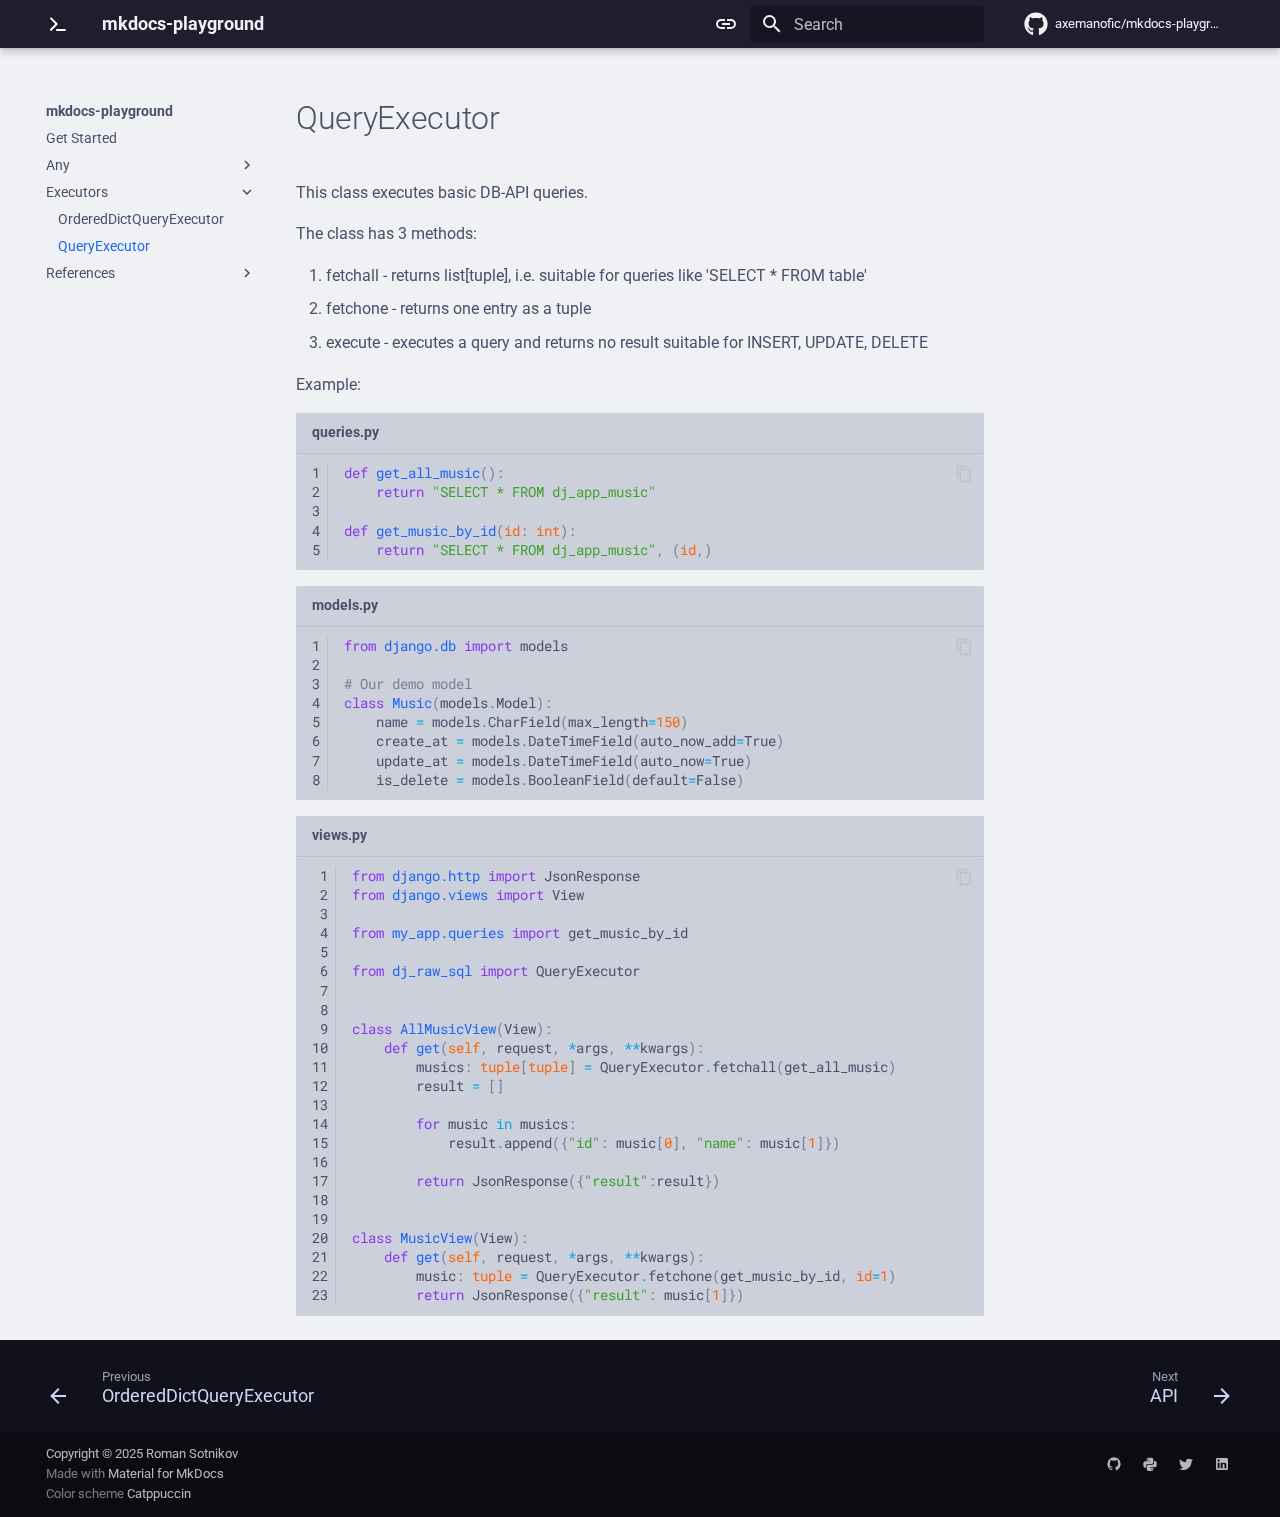
<file: executors/query_executor/index.html>
<!doctype html>
<html lang="en" class="no-js">
  <head>
    
      <meta charset="utf-8">
      <meta name="viewport" content="width=device-width,initial-scale=1">
      
      
      
      
        <link rel="prev" href="../ordereddict_query_executor/">
      
      
        <link rel="next" href="../../references/api/">
      
      
      <link rel="icon" href="../../assets/logo.ico">
      <meta name="generator" content="mkdocs-1.6.1, mkdocs-material-9.6.9">
    
    
      
        <title>QueryExecutor - mkdocs-playground</title>
      
    
    
      <link rel="stylesheet" href="../../assets/stylesheets/main.4af4bdda.min.css">
      
        
        <link rel="stylesheet" href="../../assets/stylesheets/palette.06af60db.min.css">
      
      


    
    
      
    
    
      
        
        
        <link rel="preconnect" href="https://fonts.gstatic.com" crossorigin>
        <link rel="stylesheet" href="https://fonts.googleapis.com/css?family=Roboto:300,300i,400,400i,700,700i%7CRoboto+Mono:400,400i,700,700i&display=fallback">
        <style>:root{--md-text-font:"Roboto";--md-code-font:"Roboto Mono"}</style>
      
    
    
      <link rel="stylesheet" href="../../assets/_mkdocstrings.css">
    
      <link rel="stylesheet" href="../../stylesheets/extra.css">
    
    <script>__md_scope=new URL("../..",location),__md_hash=e=>[...e].reduce(((e,_)=>(e<<5)-e+_.charCodeAt(0)),0),__md_get=(e,_=localStorage,t=__md_scope)=>JSON.parse(_.getItem(t.pathname+"."+e)),__md_set=(e,_,t=localStorage,a=__md_scope)=>{try{t.setItem(a.pathname+"."+e,JSON.stringify(_))}catch(e){}}</script>
    
      

    
    
    
  </head>
  
  
    
    
      
    
    
    
    
    <body dir="ltr" data-md-color-scheme="default" data-md-color-primary="indigo" data-md-color-accent="indigo">
  
    
    <input class="md-toggle" data-md-toggle="drawer" type="checkbox" id="__drawer" autocomplete="off">
    <input class="md-toggle" data-md-toggle="search" type="checkbox" id="__search" autocomplete="off">
    <label class="md-overlay" for="__drawer"></label>
    <div data-md-component="skip">
      
        
        <a href="#queryexecutor" class="md-skip">
          Skip to content
        </a>
      
    </div>
    <div data-md-component="announce">
      
    </div>
    
    
      

  

<header class="md-header md-header--shadow" data-md-component="header">
  <nav class="md-header__inner md-grid" aria-label="Header">
    <a href="../.." title="mkdocs-playground" class="md-header__button md-logo" aria-label="mkdocs-playground" data-md-component="logo">
      
  <img src="../../assets/logo.svg" alt="logo">

    </a>
    <label class="md-header__button md-icon" for="__drawer">
      
      <svg xmlns="http://www.w3.org/2000/svg" viewBox="0 0 24 24"><path d="M3 6h18v2H3zm0 5h18v2H3zm0 5h18v2H3z"/></svg>
    </label>
    <div class="md-header__title" data-md-component="header-title">
      <div class="md-header__ellipsis">
        <div class="md-header__topic">
          <span class="md-ellipsis">
            mkdocs-playground
          </span>
        </div>
        <div class="md-header__topic" data-md-component="header-topic">
          <span class="md-ellipsis">
            
              QueryExecutor
            
          </span>
        </div>
      </div>
    </div>
    
      
        <form class="md-header__option" data-md-component="palette">
  
    
    
    
    <input class="md-option" data-md-color-media="(prefers-color-scheme)" data-md-color-scheme="default" data-md-color-primary="indigo" data-md-color-accent="indigo"  aria-label="Switch to light mode"  type="radio" name="__palette" id="__palette_0">
    
      <label class="md-header__button md-icon" title="Switch to light mode" for="__palette_1" hidden>
        <svg xmlns="http://www.w3.org/2000/svg" viewBox="0 0 24 24"><path d="M3.9 12c0-1.71 1.39-3.1 3.1-3.1h4V7H7a5 5 0 0 0-5 5 5 5 0 0 0 5 5h4v-1.9H7c-1.71 0-3.1-1.39-3.1-3.1M8 13h8v-2H8zm9-6h-4v1.9h4c1.71 0 3.1 1.39 3.1 3.1s-1.39 3.1-3.1 3.1h-4V17h4a5 5 0 0 0 5-5 5 5 0 0 0-5-5"/></svg>
      </label>
    
  
    
    
    
    <input class="md-option" data-md-color-media="(prefers-color-scheme: light)" data-md-color-scheme="catppuccin-latte" data-md-color-primary="indigo" data-md-color-accent="indigo"  aria-label="Switch to dark mode"  type="radio" name="__palette" id="__palette_1">
    
      <label class="md-header__button md-icon" title="Switch to dark mode" for="__palette_2" hidden>
        <svg xmlns="http://www.w3.org/2000/svg" viewBox="0 0 24 24"><path d="M17 7H7a5 5 0 0 0-5 5 5 5 0 0 0 5 5h10a5 5 0 0 0 5-5 5 5 0 0 0-5-5m0 8a3 3 0 0 1-3-3 3 3 0 0 1 3-3 3 3 0 0 1 3 3 3 3 0 0 1-3 3"/></svg>
      </label>
    
  
    
    
    
    <input class="md-option" data-md-color-media="(prefers-color-scheme: dark)" data-md-color-scheme="catppuccin-mocha" data-md-color-primary="indigo" data-md-color-accent="indigo"  aria-label="Switch to system preference"  type="radio" name="__palette" id="__palette_2">
    
      <label class="md-header__button md-icon" title="Switch to system preference" for="__palette_0" hidden>
        <svg xmlns="http://www.w3.org/2000/svg" viewBox="0 0 24 24"><path d="M17 7H7a5 5 0 0 0-5 5 5 5 0 0 0 5 5h10a5 5 0 0 0 5-5 5 5 0 0 0-5-5M7 15a3 3 0 0 1-3-3 3 3 0 0 1 3-3 3 3 0 0 1 3 3 3 3 0 0 1-3 3"/></svg>
      </label>
    
  
</form>
      
    
    
      <script>var palette=__md_get("__palette");if(palette&&palette.color){if("(prefers-color-scheme)"===palette.color.media){var media=matchMedia("(prefers-color-scheme: light)"),input=document.querySelector(media.matches?"[data-md-color-media='(prefers-color-scheme: light)']":"[data-md-color-media='(prefers-color-scheme: dark)']");palette.color.media=input.getAttribute("data-md-color-media"),palette.color.scheme=input.getAttribute("data-md-color-scheme"),palette.color.primary=input.getAttribute("data-md-color-primary"),palette.color.accent=input.getAttribute("data-md-color-accent")}for(var[key,value]of Object.entries(palette.color))document.body.setAttribute("data-md-color-"+key,value)}</script>
    
    
    
      <label class="md-header__button md-icon" for="__search">
        
        <svg xmlns="http://www.w3.org/2000/svg" viewBox="0 0 24 24"><path d="M9.5 3A6.5 6.5 0 0 1 16 9.5c0 1.61-.59 3.09-1.56 4.23l.27.27h.79l5 5-1.5 1.5-5-5v-.79l-.27-.27A6.52 6.52 0 0 1 9.5 16 6.5 6.5 0 0 1 3 9.5 6.5 6.5 0 0 1 9.5 3m0 2C7 5 5 7 5 9.5S7 14 9.5 14 14 12 14 9.5 12 5 9.5 5"/></svg>
      </label>
      <div class="md-search" data-md-component="search" role="dialog">
  <label class="md-search__overlay" for="__search"></label>
  <div class="md-search__inner" role="search">
    <form class="md-search__form" name="search">
      <input type="text" class="md-search__input" name="query" aria-label="Search" placeholder="Search" autocapitalize="off" autocorrect="off" autocomplete="off" spellcheck="false" data-md-component="search-query" required>
      <label class="md-search__icon md-icon" for="__search">
        
        <svg xmlns="http://www.w3.org/2000/svg" viewBox="0 0 24 24"><path d="M9.5 3A6.5 6.5 0 0 1 16 9.5c0 1.61-.59 3.09-1.56 4.23l.27.27h.79l5 5-1.5 1.5-5-5v-.79l-.27-.27A6.52 6.52 0 0 1 9.5 16 6.5 6.5 0 0 1 3 9.5 6.5 6.5 0 0 1 9.5 3m0 2C7 5 5 7 5 9.5S7 14 9.5 14 14 12 14 9.5 12 5 9.5 5"/></svg>
        
        <svg xmlns="http://www.w3.org/2000/svg" viewBox="0 0 24 24"><path d="M20 11v2H8l5.5 5.5-1.42 1.42L4.16 12l7.92-7.92L13.5 5.5 8 11z"/></svg>
      </label>
      <nav class="md-search__options" aria-label="Search">
        
        <button type="reset" class="md-search__icon md-icon" title="Clear" aria-label="Clear" tabindex="-1">
          
          <svg xmlns="http://www.w3.org/2000/svg" viewBox="0 0 24 24"><path d="M19 6.41 17.59 5 12 10.59 6.41 5 5 6.41 10.59 12 5 17.59 6.41 19 12 13.41 17.59 19 19 17.59 13.41 12z"/></svg>
        </button>
      </nav>
      
    </form>
    <div class="md-search__output">
      <div class="md-search__scrollwrap" tabindex="0" data-md-scrollfix>
        <div class="md-search-result" data-md-component="search-result">
          <div class="md-search-result__meta">
            Initializing search
          </div>
          <ol class="md-search-result__list" role="presentation"></ol>
        </div>
      </div>
    </div>
  </div>
</div>
    
    
      <div class="md-header__source">
        <a href="https://github.com/axemanofic/mkdocs-playground" title="Go to repository" class="md-source" data-md-component="source">
  <div class="md-source__icon md-icon">
    
    <svg xmlns="http://www.w3.org/2000/svg" viewBox="0 0 496 512"><!--! Font Awesome Free 6.7.2 by @fontawesome - https://fontawesome.com License - https://fontawesome.com/license/free (Icons: CC BY 4.0, Fonts: SIL OFL 1.1, Code: MIT License) Copyright 2024 Fonticons, Inc.--><path d="M165.9 397.4c0 2-2.3 3.6-5.2 3.6-3.3.3-5.6-1.3-5.6-3.6 0-2 2.3-3.6 5.2-3.6 3-.3 5.6 1.3 5.6 3.6m-31.1-4.5c-.7 2 1.3 4.3 4.3 4.9 2.6 1 5.6 0 6.2-2s-1.3-4.3-4.3-5.2c-2.6-.7-5.5.3-6.2 2.3m44.2-1.7c-2.9.7-4.9 2.6-4.6 4.9.3 2 2.9 3.3 5.9 2.6 2.9-.7 4.9-2.6 4.6-4.6-.3-1.9-3-3.2-5.9-2.9M244.8 8C106.1 8 0 113.3 0 252c0 110.9 69.8 205.8 169.5 239.2 12.8 2.3 17.3-5.6 17.3-12.1 0-6.2-.3-40.4-.3-61.4 0 0-70 15-84.7-29.8 0 0-11.4-29.1-27.8-36.6 0 0-22.9-15.7 1.6-15.4 0 0 24.9 2 38.6 25.8 21.9 38.6 58.6 27.5 72.9 20.9 2.3-16 8.8-27.1 16-33.7-55.9-6.2-112.3-14.3-112.3-110.5 0-27.5 7.6-41.3 23.6-58.9-2.6-6.5-11.1-33.3 2.6-67.9 20.9-6.5 69 27 69 27 20-5.6 41.5-8.5 62.8-8.5s42.8 2.9 62.8 8.5c0 0 48.1-33.6 69-27 13.7 34.7 5.2 61.4 2.6 67.9 16 17.7 25.8 31.5 25.8 58.9 0 96.5-58.9 104.2-114.8 110.5 9.2 7.9 17 22.9 17 46.4 0 33.7-.3 75.4-.3 83.6 0 6.5 4.6 14.4 17.3 12.1C428.2 457.8 496 362.9 496 252 496 113.3 383.5 8 244.8 8M97.2 352.9c-1.3 1-1 3.3.7 5.2 1.6 1.6 3.9 2.3 5.2 1 1.3-1 1-3.3-.7-5.2-1.6-1.6-3.9-2.3-5.2-1m-10.8-8.1c-.7 1.3.3 2.9 2.3 3.9 1.6 1 3.6.7 4.3-.7.7-1.3-.3-2.9-2.3-3.9-2-.6-3.6-.3-4.3.7m32.4 35.6c-1.6 1.3-1 4.3 1.3 6.2 2.3 2.3 5.2 2.6 6.5 1 1.3-1.3.7-4.3-1.3-6.2-2.2-2.3-5.2-2.6-6.5-1m-11.4-14.7c-1.6 1-1.6 3.6 0 5.9s4.3 3.3 5.6 2.3c1.6-1.3 1.6-3.9 0-6.2-1.4-2.3-4-3.3-5.6-2"/></svg>
  </div>
  <div class="md-source__repository">
    axemanofic/mkdocs-playground
  </div>
</a>
      </div>
    
  </nav>
  
</header>
    
    <div class="md-container" data-md-component="container">
      
      
        
          
        
      
      <main class="md-main" data-md-component="main">
        <div class="md-main__inner md-grid">
          
            
              
              <div class="md-sidebar md-sidebar--primary" data-md-component="sidebar" data-md-type="navigation" >
                <div class="md-sidebar__scrollwrap">
                  <div class="md-sidebar__inner">
                    



<nav class="md-nav md-nav--primary" aria-label="Navigation" data-md-level="0">
  <label class="md-nav__title" for="__drawer">
    <a href="../.." title="mkdocs-playground" class="md-nav__button md-logo" aria-label="mkdocs-playground" data-md-component="logo">
      
  <img src="../../assets/logo.svg" alt="logo">

    </a>
    mkdocs-playground
  </label>
  
    <div class="md-nav__source">
      <a href="https://github.com/axemanofic/mkdocs-playground" title="Go to repository" class="md-source" data-md-component="source">
  <div class="md-source__icon md-icon">
    
    <svg xmlns="http://www.w3.org/2000/svg" viewBox="0 0 496 512"><!--! Font Awesome Free 6.7.2 by @fontawesome - https://fontawesome.com License - https://fontawesome.com/license/free (Icons: CC BY 4.0, Fonts: SIL OFL 1.1, Code: MIT License) Copyright 2024 Fonticons, Inc.--><path d="M165.9 397.4c0 2-2.3 3.6-5.2 3.6-3.3.3-5.6-1.3-5.6-3.6 0-2 2.3-3.6 5.2-3.6 3-.3 5.6 1.3 5.6 3.6m-31.1-4.5c-.7 2 1.3 4.3 4.3 4.9 2.6 1 5.6 0 6.2-2s-1.3-4.3-4.3-5.2c-2.6-.7-5.5.3-6.2 2.3m44.2-1.7c-2.9.7-4.9 2.6-4.6 4.9.3 2 2.9 3.3 5.9 2.6 2.9-.7 4.9-2.6 4.6-4.6-.3-1.9-3-3.2-5.9-2.9M244.8 8C106.1 8 0 113.3 0 252c0 110.9 69.8 205.8 169.5 239.2 12.8 2.3 17.3-5.6 17.3-12.1 0-6.2-.3-40.4-.3-61.4 0 0-70 15-84.7-29.8 0 0-11.4-29.1-27.8-36.6 0 0-22.9-15.7 1.6-15.4 0 0 24.9 2 38.6 25.8 21.9 38.6 58.6 27.5 72.9 20.9 2.3-16 8.8-27.1 16-33.7-55.9-6.2-112.3-14.3-112.3-110.5 0-27.5 7.6-41.3 23.6-58.9-2.6-6.5-11.1-33.3 2.6-67.9 20.9-6.5 69 27 69 27 20-5.6 41.5-8.5 62.8-8.5s42.8 2.9 62.8 8.5c0 0 48.1-33.6 69-27 13.7 34.7 5.2 61.4 2.6 67.9 16 17.7 25.8 31.5 25.8 58.9 0 96.5-58.9 104.2-114.8 110.5 9.2 7.9 17 22.9 17 46.4 0 33.7-.3 75.4-.3 83.6 0 6.5 4.6 14.4 17.3 12.1C428.2 457.8 496 362.9 496 252 496 113.3 383.5 8 244.8 8M97.2 352.9c-1.3 1-1 3.3.7 5.2 1.6 1.6 3.9 2.3 5.2 1 1.3-1 1-3.3-.7-5.2-1.6-1.6-3.9-2.3-5.2-1m-10.8-8.1c-.7 1.3.3 2.9 2.3 3.9 1.6 1 3.6.7 4.3-.7.7-1.3-.3-2.9-2.3-3.9-2-.6-3.6-.3-4.3.7m32.4 35.6c-1.6 1.3-1 4.3 1.3 6.2 2.3 2.3 5.2 2.6 6.5 1 1.3-1.3.7-4.3-1.3-6.2-2.2-2.3-5.2-2.6-6.5-1m-11.4-14.7c-1.6 1-1.6 3.6 0 5.9s4.3 3.3 5.6 2.3c1.6-1.3 1.6-3.9 0-6.2-1.4-2.3-4-3.3-5.6-2"/></svg>
  </div>
  <div class="md-source__repository">
    axemanofic/mkdocs-playground
  </div>
</a>
    </div>
  
  <ul class="md-nav__list" data-md-scrollfix>
    
      
      
  
  
  
  
    <li class="md-nav__item">
      <a href="../.." class="md-nav__link">
        
  
  <span class="md-ellipsis">
    Get Started
    
  </span>
  

      </a>
    </li>
  

    
      
      
  
  
  
  
    
    
    
    
    <li class="md-nav__item md-nav__item--nested">
      
        
        
        <input class="md-nav__toggle md-toggle " type="checkbox" id="__nav_2" >
        
          
          <label class="md-nav__link" for="__nav_2" id="__nav_2_label" tabindex="0">
            
  
  <span class="md-ellipsis">
    Any
    
  </span>
  

            <span class="md-nav__icon md-icon"></span>
          </label>
        
        <nav class="md-nav" data-md-level="1" aria-labelledby="__nav_2_label" aria-expanded="false">
          <label class="md-nav__title" for="__nav_2">
            <span class="md-nav__icon md-icon"></span>
            Any
          </label>
          <ul class="md-nav__list" data-md-scrollfix>
            
              
                
  
  
  
  
    <li class="md-nav__item">
      <a href="../../any/" class="md-nav__link">
        
  
  <span class="md-ellipsis">
    dj-raw-sql
    
  </span>
  

      </a>
    </li>
  

              
            
          </ul>
        </nav>
      
    </li>
  

    
      
      
  
  
    
  
  
  
    
    
    
    
    <li class="md-nav__item md-nav__item--active md-nav__item--nested">
      
        
        
        <input class="md-nav__toggle md-toggle " type="checkbox" id="__nav_3" checked>
        
          
          <label class="md-nav__link" for="__nav_3" id="__nav_3_label" tabindex="0">
            
  
  <span class="md-ellipsis">
    Executors
    
  </span>
  

            <span class="md-nav__icon md-icon"></span>
          </label>
        
        <nav class="md-nav" data-md-level="1" aria-labelledby="__nav_3_label" aria-expanded="true">
          <label class="md-nav__title" for="__nav_3">
            <span class="md-nav__icon md-icon"></span>
            Executors
          </label>
          <ul class="md-nav__list" data-md-scrollfix>
            
              
                
  
  
  
  
    <li class="md-nav__item">
      <a href="../ordereddict_query_executor/" class="md-nav__link">
        
  
  <span class="md-ellipsis">
    OrderedDictQueryExecutor
    
  </span>
  

      </a>
    </li>
  

              
            
              
                
  
  
    
  
  
  
    <li class="md-nav__item md-nav__item--active">
      
      <input class="md-nav__toggle md-toggle" type="checkbox" id="__toc">
      
      
        
      
      
      <a href="./" class="md-nav__link md-nav__link--active">
        
  
  <span class="md-ellipsis">
    QueryExecutor
    
  </span>
  

      </a>
      
    </li>
  

              
            
          </ul>
        </nav>
      
    </li>
  

    
      
      
  
  
  
  
    
    
    
    
    <li class="md-nav__item md-nav__item--nested">
      
        
        
        <input class="md-nav__toggle md-toggle " type="checkbox" id="__nav_4" >
        
          
          <label class="md-nav__link" for="__nav_4" id="__nav_4_label" tabindex="0">
            
  
  <span class="md-ellipsis">
    References
    
  </span>
  

            <span class="md-nav__icon md-icon"></span>
          </label>
        
        <nav class="md-nav" data-md-level="1" aria-labelledby="__nav_4_label" aria-expanded="false">
          <label class="md-nav__title" for="__nav_4">
            <span class="md-nav__icon md-icon"></span>
            References
          </label>
          <ul class="md-nav__list" data-md-scrollfix>
            
              
                
  
  
  
  
    <li class="md-nav__item">
      <a href="../../references/api/" class="md-nav__link">
        
  
  <span class="md-ellipsis">
    API
    
  </span>
  

      </a>
    </li>
  

              
            
          </ul>
        </nav>
      
    </li>
  

    
  </ul>
</nav>
                  </div>
                </div>
              </div>
            
            
              
              <div class="md-sidebar md-sidebar--secondary" data-md-component="sidebar" data-md-type="toc" >
                <div class="md-sidebar__scrollwrap">
                  <div class="md-sidebar__inner">
                    

<nav class="md-nav md-nav--secondary" aria-label="Table of contents">
  
  
  
    
  
  
</nav>
                  </div>
                </div>
              </div>
            
          
          
            <div class="md-content" data-md-component="content">
              <article class="md-content__inner md-typeset">
                
                  


  
  


<h1 id="queryexecutor">QueryExecutor</h1>
<p>This class executes basic DB-API queries.</p>
<p>The class has 3 methods:</p>
<ol>
<li>fetchall - returns list[tuple], i.e. suitable for queries like 'SELECT * FROM table'</li>
<li>fetchone - returns one entry as a tuple</li>
<li>execute - executes a query and returns no result suitable for INSERT, UPDATE, DELETE</li>
</ol>
<p>Example:</p>
<div class="highlight"><table class="highlighttable"><tr><th colspan="2" class="filename"><span class="filename">queries.py</span></th></tr><tr><td class="linenos"><div class="linenodiv"><pre><span></span><span class="normal">1</span>
<span class="normal">2</span>
<span class="normal">3</span>
<span class="normal">4</span>
<span class="normal">5</span></pre></div></td><td class="code"><div><pre><span></span><code><span class="k">def</span><span class="w"> </span><span class="nf">get_all_music</span><span class="p">():</span>
    <span class="k">return</span> <span class="s2">&quot;SELECT * FROM dj_app_music&quot;</span>

<span class="k">def</span><span class="w"> </span><span class="nf">get_music_by_id</span><span class="p">(</span><span class="nb">id</span><span class="p">:</span> <span class="nb">int</span><span class="p">):</span>
    <span class="k">return</span> <span class="s2">&quot;SELECT * FROM dj_app_music&quot;</span><span class="p">,</span> <span class="p">(</span><span class="nb">id</span><span class="p">,)</span>
</code></pre></div></td></tr></table></div>
<div class="highlight"><table class="highlighttable"><tr><th colspan="2" class="filename"><span class="filename">models.py</span></th></tr><tr><td class="linenos"><div class="linenodiv"><pre><span></span><span class="normal">1</span>
<span class="normal">2</span>
<span class="normal">3</span>
<span class="normal">4</span>
<span class="normal">5</span>
<span class="normal">6</span>
<span class="normal">7</span>
<span class="normal">8</span></pre></div></td><td class="code"><div><pre><span></span><code><span class="kn">from</span><span class="w"> </span><span class="nn">django.db</span><span class="w"> </span><span class="kn">import</span> <span class="n">models</span>

<span class="c1"># Our demo model</span>
<span class="k">class</span><span class="w"> </span><span class="nc">Music</span><span class="p">(</span><span class="n">models</span><span class="o">.</span><span class="n">Model</span><span class="p">):</span>
    <span class="n">name</span> <span class="o">=</span> <span class="n">models</span><span class="o">.</span><span class="n">CharField</span><span class="p">(</span><span class="n">max_length</span><span class="o">=</span><span class="mi">150</span><span class="p">)</span>
    <span class="n">create_at</span> <span class="o">=</span> <span class="n">models</span><span class="o">.</span><span class="n">DateTimeField</span><span class="p">(</span><span class="n">auto_now_add</span><span class="o">=</span><span class="kc">True</span><span class="p">)</span>
    <span class="n">update_at</span> <span class="o">=</span> <span class="n">models</span><span class="o">.</span><span class="n">DateTimeField</span><span class="p">(</span><span class="n">auto_now</span><span class="o">=</span><span class="kc">True</span><span class="p">)</span>
    <span class="n">is_delete</span> <span class="o">=</span> <span class="n">models</span><span class="o">.</span><span class="n">BooleanField</span><span class="p">(</span><span class="n">default</span><span class="o">=</span><span class="kc">False</span><span class="p">)</span>
</code></pre></div></td></tr></table></div>
<div class="highlight"><table class="highlighttable"><tr><th colspan="2" class="filename"><span class="filename">views.py</span></th></tr><tr><td class="linenos"><div class="linenodiv"><pre><span></span><span class="normal"> 1</span>
<span class="normal"> 2</span>
<span class="normal"> 3</span>
<span class="normal"> 4</span>
<span class="normal"> 5</span>
<span class="normal"> 6</span>
<span class="normal"> 7</span>
<span class="normal"> 8</span>
<span class="normal"> 9</span>
<span class="normal">10</span>
<span class="normal">11</span>
<span class="normal">12</span>
<span class="normal">13</span>
<span class="normal">14</span>
<span class="normal">15</span>
<span class="normal">16</span>
<span class="normal">17</span>
<span class="normal">18</span>
<span class="normal">19</span>
<span class="normal">20</span>
<span class="normal">21</span>
<span class="normal">22</span>
<span class="normal">23</span></pre></div></td><td class="code"><div><pre><span></span><code><span class="kn">from</span><span class="w"> </span><span class="nn">django.http</span><span class="w"> </span><span class="kn">import</span> <span class="n">JsonResponse</span>
<span class="kn">from</span><span class="w"> </span><span class="nn">django.views</span><span class="w"> </span><span class="kn">import</span> <span class="n">View</span>

<span class="kn">from</span><span class="w"> </span><span class="nn">my_app.queries</span><span class="w"> </span><span class="kn">import</span> <span class="n">get_music_by_id</span>

<span class="kn">from</span><span class="w"> </span><span class="nn">dj_raw_sql</span><span class="w"> </span><span class="kn">import</span> <span class="n">QueryExecutor</span>


<span class="k">class</span><span class="w"> </span><span class="nc">AllMusicView</span><span class="p">(</span><span class="n">View</span><span class="p">):</span>
    <span class="k">def</span><span class="w"> </span><span class="nf">get</span><span class="p">(</span><span class="bp">self</span><span class="p">,</span> <span class="n">request</span><span class="p">,</span> <span class="o">*</span><span class="n">args</span><span class="p">,</span> <span class="o">**</span><span class="n">kwargs</span><span class="p">):</span>
        <span class="n">musics</span><span class="p">:</span> <span class="nb">tuple</span><span class="p">[</span><span class="nb">tuple</span><span class="p">]</span> <span class="o">=</span> <span class="n">QueryExecutor</span><span class="o">.</span><span class="n">fetchall</span><span class="p">(</span><span class="n">get_all_music</span><span class="p">)</span>
        <span class="n">result</span> <span class="o">=</span> <span class="p">[]</span>

        <span class="k">for</span> <span class="n">music</span> <span class="ow">in</span> <span class="n">musics</span><span class="p">:</span>
            <span class="n">result</span><span class="o">.</span><span class="n">append</span><span class="p">({</span><span class="s2">&quot;id&quot;</span><span class="p">:</span> <span class="n">music</span><span class="p">[</span><span class="mi">0</span><span class="p">],</span> <span class="s2">&quot;name&quot;</span><span class="p">:</span> <span class="n">music</span><span class="p">[</span><span class="mi">1</span><span class="p">]})</span>

        <span class="k">return</span> <span class="n">JsonResponse</span><span class="p">({</span><span class="s2">&quot;result&quot;</span><span class="p">:</span><span class="n">result</span><span class="p">})</span>


<span class="k">class</span><span class="w"> </span><span class="nc">MusicView</span><span class="p">(</span><span class="n">View</span><span class="p">):</span>
    <span class="k">def</span><span class="w"> </span><span class="nf">get</span><span class="p">(</span><span class="bp">self</span><span class="p">,</span> <span class="n">request</span><span class="p">,</span> <span class="o">*</span><span class="n">args</span><span class="p">,</span> <span class="o">**</span><span class="n">kwargs</span><span class="p">):</span>
        <span class="n">music</span><span class="p">:</span> <span class="nb">tuple</span> <span class="o">=</span> <span class="n">QueryExecutor</span><span class="o">.</span><span class="n">fetchone</span><span class="p">(</span><span class="n">get_music_by_id</span><span class="p">,</span> <span class="nb">id</span><span class="o">=</span><span class="mi">1</span><span class="p">)</span>
        <span class="k">return</span> <span class="n">JsonResponse</span><span class="p">({</span><span class="s2">&quot;result&quot;</span><span class="p">:</span> <span class="n">music</span><span class="p">[</span><span class="mi">1</span><span class="p">]})</span>
</code></pre></div></td></tr></table></div>












                
              </article>
            </div>
          
          
<script>var target=document.getElementById(location.hash.slice(1));target&&target.name&&(target.checked=target.name.startsWith("__tabbed_"))</script>
        </div>
        
          <button type="button" class="md-top md-icon" data-md-component="top" hidden>
  
  <svg xmlns="http://www.w3.org/2000/svg" viewBox="0 0 24 24"><path d="M13 20h-2V8l-5.5 5.5-1.42-1.42L12 4.16l7.92 7.92-1.42 1.42L13 8z"/></svg>
  Back to top
</button>
        
      </main>
      
        <footer class="md-footer">
  
    
      
      <nav class="md-footer__inner md-grid" aria-label="Footer" >
        
          
          <a href="../ordereddict_query_executor/" class="md-footer__link md-footer__link--prev" aria-label="Previous: OrderedDictQueryExecutor">
            <div class="md-footer__button md-icon">
              
              <svg xmlns="http://www.w3.org/2000/svg" viewBox="0 0 24 24"><path d="M20 11v2H8l5.5 5.5-1.42 1.42L4.16 12l7.92-7.92L13.5 5.5 8 11z"/></svg>
            </div>
            <div class="md-footer__title">
              <span class="md-footer__direction">
                Previous
              </span>
              <div class="md-ellipsis">
                OrderedDictQueryExecutor
              </div>
            </div>
          </a>
        
        
          
          <a href="../../references/api/" class="md-footer__link md-footer__link--next" aria-label="Next: API">
            <div class="md-footer__title">
              <span class="md-footer__direction">
                Next
              </span>
              <div class="md-ellipsis">
                API
              </div>
            </div>
            <div class="md-footer__button md-icon">
              
              <svg xmlns="http://www.w3.org/2000/svg" viewBox="0 0 24 24"><path d="M4 11v2h12l-5.5 5.5 1.42 1.42L19.84 12l-7.92-7.92L10.5 5.5 16 11z"/></svg>
            </div>
          </a>
        
      </nav>
    
  
  <div class="md-footer-meta md-typeset">
    <div class="md-footer-meta__inner md-grid">
      <!-- Copyright and theme information -->
<div class="md-copyright">
  
    <div class="md-copyright__highlight">
      Copyright &copy; 2025 Roman Sotnikov
    </div>
  
  
    Made with
    <a
      href="https://squidfunk.github.io/mkdocs-material/"
      target="_blank" rel="noopener"
    >
      Material for MkDocs
    </a>
  
  <div>
    Color scheme 
    <a
      href="https://catppuccin.com/"
      target="_blank" rel="noopener"
    >
      Catppuccin
    </a>
  </div>
</div>
      
        <div class="md-social">
  
    
    
    
    
    <a href="https://github.com/axemanofic/mkdocs-playground" target="_blank" rel="noopener" title="Github" class="md-social__link">
      <svg xmlns="http://www.w3.org/2000/svg" viewBox="0 0 24 24"><path d="M12 2A10 10 0 0 0 2 12c0 4.42 2.87 8.17 6.84 9.5.5.08.66-.23.66-.5v-1.69c-2.77.6-3.36-1.34-3.36-1.34-.46-1.16-1.11-1.47-1.11-1.47-.91-.62.07-.6.07-.6 1 .07 1.53 1.03 1.53 1.03.87 1.52 2.34 1.07 2.91.83.09-.65.35-1.09.63-1.34-2.22-.25-4.55-1.11-4.55-4.92 0-1.11.38-2 1.03-2.71-.1-.25-.45-1.29.1-2.64 0 0 .84-.27 2.75 1.02.79-.22 1.65-.33 2.5-.33s1.71.11 2.5.33c1.91-1.29 2.75-1.02 2.75-1.02.55 1.35.2 2.39.1 2.64.65.71 1.03 1.6 1.03 2.71 0 3.82-2.34 4.66-4.57 4.91.36.31.69.92.69 1.85V21c0 .27.16.59.67.5C19.14 20.16 22 16.42 22 12A10 10 0 0 0 12 2"/></svg>
    </a>
  
    
    
    
    
    <a href="https://pypi.org/project/clite/" target="_blank" rel="noopener" title="PyPi" class="md-social__link">
      <svg xmlns="http://www.w3.org/2000/svg" viewBox="0 0 24 24"><path d="M19.14 7.5A2.86 2.86 0 0 1 22 10.36v3.78A2.86 2.86 0 0 1 19.14 17H12c0 .39.32.96.71.96H17v1.68a2.86 2.86 0 0 1-2.86 2.86H9.86A2.86 2.86 0 0 1 7 19.64v-3.75a2.85 2.85 0 0 1 2.86-2.85h5.25a2.85 2.85 0 0 0 2.85-2.86V7.5zm-4.28 11.79c-.4 0-.72.3-.72.89s.32.71.72.71a.71.71 0 0 0 .71-.71c0-.59-.32-.89-.71-.89m-10-1.79A2.86 2.86 0 0 1 2 14.64v-3.78A2.86 2.86 0 0 1 4.86 8H12c0-.39-.32-.96-.71-.96H7V5.36A2.86 2.86 0 0 1 9.86 2.5h4.28A2.86 2.86 0 0 1 17 5.36v3.75a2.85 2.85 0 0 1-2.86 2.85H8.89a2.85 2.85 0 0 0-2.85 2.86v2.68zM9.14 5.71c.4 0 .72-.3.72-.89s-.32-.71-.72-.71c-.39 0-.71.12-.71.71s.32.89.71.89"/></svg>
    </a>
  
    
    
    
    
      
      
    
    <a href="https://x.com/axemanofic" target="_blank" rel="noopener" title="x.com" class="md-social__link">
      <svg xmlns="http://www.w3.org/2000/svg" viewBox="0 0 24 24"><path d="M22.46 6c-.77.35-1.6.58-2.46.69.88-.53 1.56-1.37 1.88-2.38-.83.5-1.75.85-2.72 1.05C18.37 4.5 17.26 4 16 4c-2.35 0-4.27 1.92-4.27 4.29 0 .34.04.67.11.98C8.28 9.09 5.11 7.38 3 4.79c-.37.63-.58 1.37-.58 2.15 0 1.49.75 2.81 1.91 3.56-.71 0-1.37-.2-1.95-.5v.03c0 2.08 1.48 3.82 3.44 4.21a4.2 4.2 0 0 1-1.93.07 4.28 4.28 0 0 0 4 2.98 8.52 8.52 0 0 1-5.33 1.84q-.51 0-1.02-.06C3.44 20.29 5.7 21 8.12 21 16 21 20.33 14.46 20.33 8.79c0-.19 0-.37-.01-.56.84-.6 1.56-1.36 2.14-2.23"/></svg>
    </a>
  
    
    
    
    
      
      
    
    <a href="https://www.linkedin.com/in/axemanofic/" target="_blank" rel="noopener" title="www.linkedin.com" class="md-social__link">
      <svg xmlns="http://www.w3.org/2000/svg" viewBox="0 0 24 24"><path d="M19 3a2 2 0 0 1 2 2v14a2 2 0 0 1-2 2H5a2 2 0 0 1-2-2V5a2 2 0 0 1 2-2zm-.5 15.5v-5.3a3.26 3.26 0 0 0-3.26-3.26c-.85 0-1.84.52-2.32 1.3v-1.11h-2.79v8.37h2.79v-4.93c0-.77.62-1.4 1.39-1.4a1.4 1.4 0 0 1 1.4 1.4v4.93zM6.88 8.56a1.68 1.68 0 0 0 1.68-1.68c0-.93-.75-1.69-1.68-1.69a1.69 1.69 0 0 0-1.69 1.69c0 .93.76 1.68 1.69 1.68m1.39 9.94v-8.37H5.5v8.37z"/></svg>
    </a>
  
</div>
      
    </div>
  </div>
</footer>
      
    </div>
    <div class="md-dialog" data-md-component="dialog">
      <div class="md-dialog__inner md-typeset"></div>
    </div>
    
    
    <script id="__config" type="application/json">{"base": "../..", "features": ["navigation.tracking", "navigation.top", "navigation.footer", "content.code.copy"], "search": "../../assets/javascripts/workers/search.f8cc74c7.min.js", "translations": {"clipboard.copied": "Copied to clipboard", "clipboard.copy": "Copy to clipboard", "search.result.more.one": "1 more on this page", "search.result.more.other": "# more on this page", "search.result.none": "No matching documents", "search.result.one": "1 matching document", "search.result.other": "# matching documents", "search.result.placeholder": "Type to start searching", "search.result.term.missing": "Missing", "select.version": "Select version"}}</script>
    
    
      <script src="../../assets/javascripts/bundle.c8b220af.min.js"></script>
      
    
  </body>
</html>
</file>
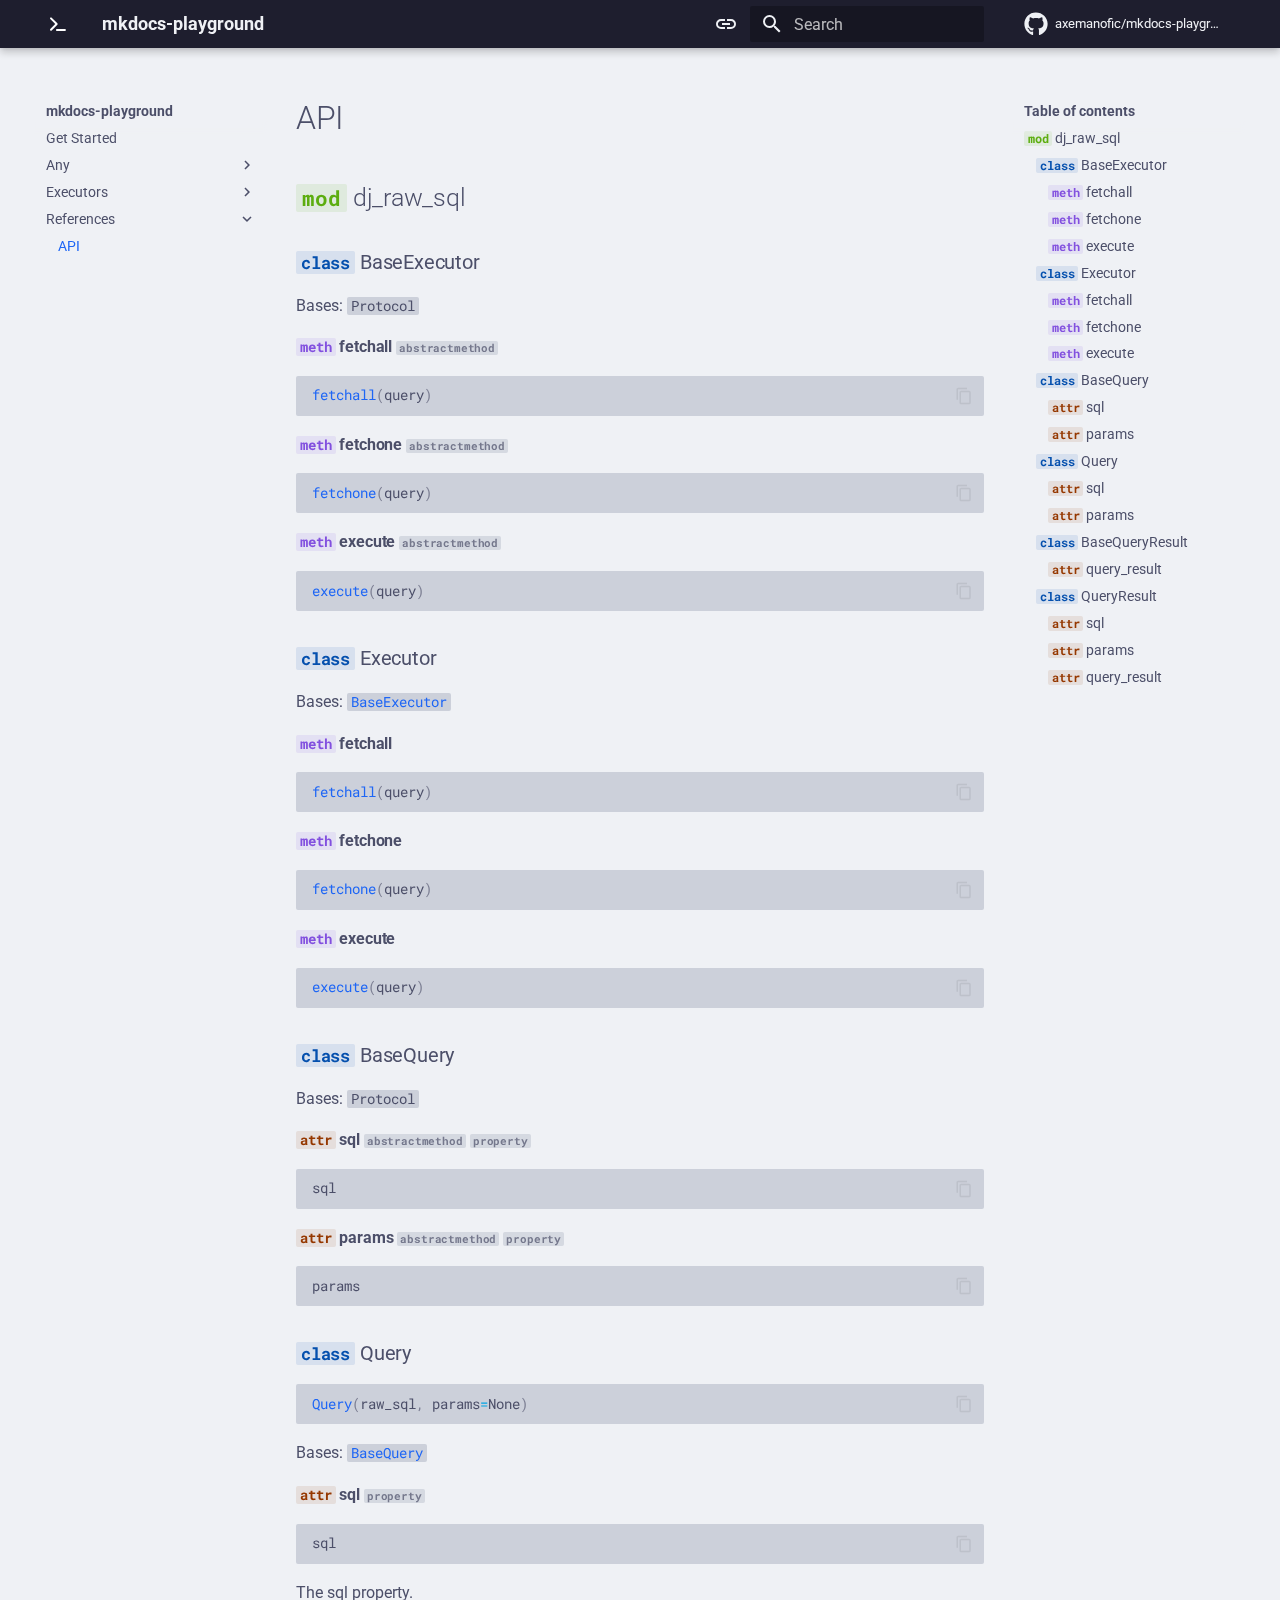
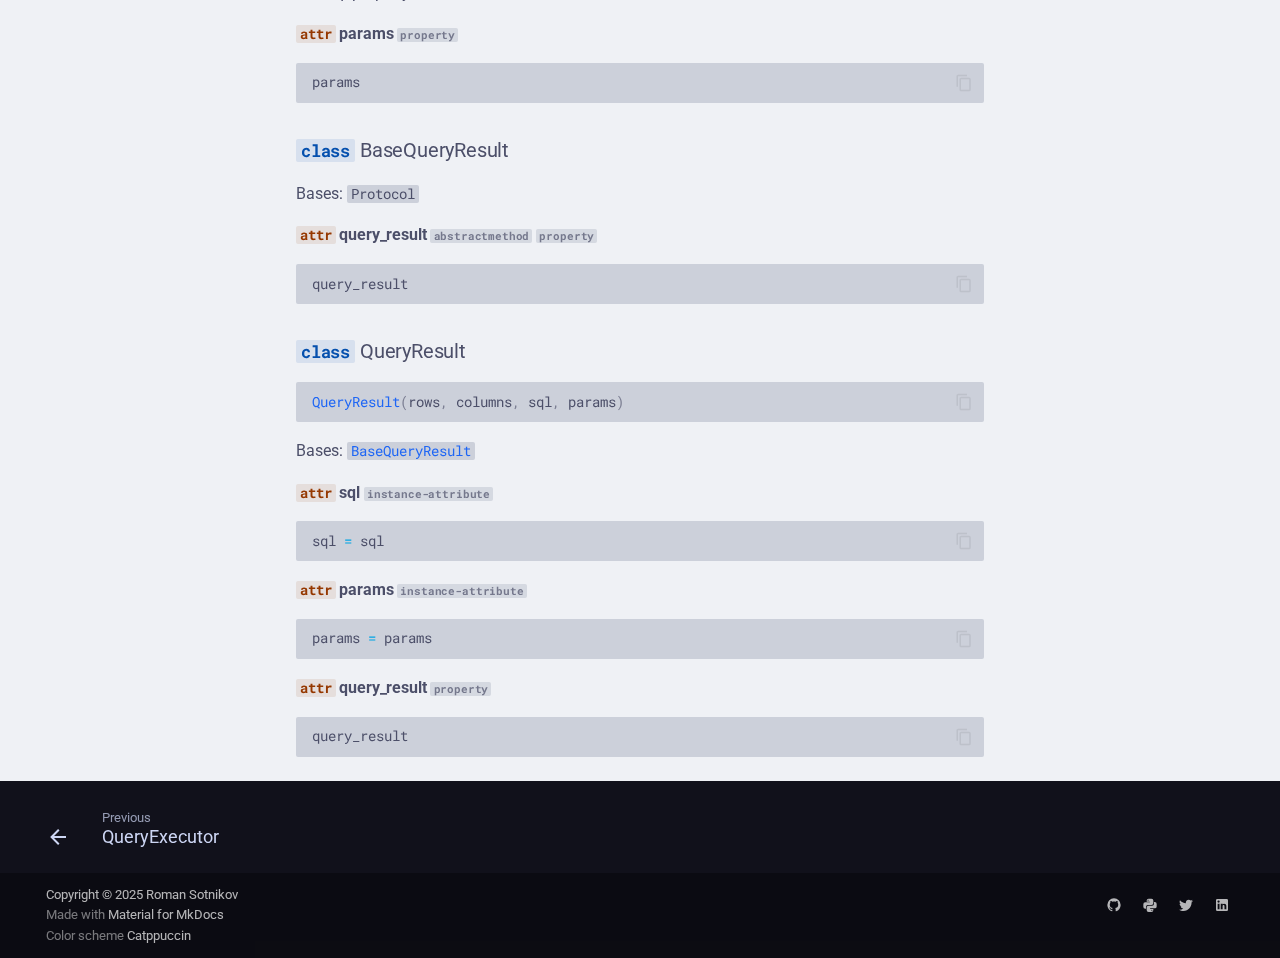
<file: references/api/index.html>
<!doctype html>
<html lang="en" class="no-js">
  <head>
    
      <meta charset="utf-8">
      <meta name="viewport" content="width=device-width,initial-scale=1">
      
      
      
      
        <link rel="prev" href="../../executors/query_executor/">
      
      
      
      <link rel="icon" href="../../assets/logo.ico">
      <meta name="generator" content="mkdocs-1.6.1, mkdocs-material-9.6.9">
    
    
      
        <title>API - mkdocs-playground</title>
      
    
    
      <link rel="stylesheet" href="../../assets/stylesheets/main.4af4bdda.min.css">
      
        
        <link rel="stylesheet" href="../../assets/stylesheets/palette.06af60db.min.css">
      
      


    
    
      
    
    
      
        
        
        <link rel="preconnect" href="https://fonts.gstatic.com" crossorigin>
        <link rel="stylesheet" href="https://fonts.googleapis.com/css?family=Roboto:300,300i,400,400i,700,700i%7CRoboto+Mono:400,400i,700,700i&display=fallback">
        <style>:root{--md-text-font:"Roboto";--md-code-font:"Roboto Mono"}</style>
      
    
    
      <link rel="stylesheet" href="../../assets/_mkdocstrings.css">
    
      <link rel="stylesheet" href="../../stylesheets/extra.css">
    
    <script>__md_scope=new URL("../..",location),__md_hash=e=>[...e].reduce(((e,_)=>(e<<5)-e+_.charCodeAt(0)),0),__md_get=(e,_=localStorage,t=__md_scope)=>JSON.parse(_.getItem(t.pathname+"."+e)),__md_set=(e,_,t=localStorage,a=__md_scope)=>{try{t.setItem(a.pathname+"."+e,JSON.stringify(_))}catch(e){}}</script>
    
      

    
    
    
  </head>
  
  
    
    
      
    
    
    
    
    <body dir="ltr" data-md-color-scheme="default" data-md-color-primary="indigo" data-md-color-accent="indigo">
  
    
    <input class="md-toggle" data-md-toggle="drawer" type="checkbox" id="__drawer" autocomplete="off">
    <input class="md-toggle" data-md-toggle="search" type="checkbox" id="__search" autocomplete="off">
    <label class="md-overlay" for="__drawer"></label>
    <div data-md-component="skip">
      
        
        <a href="#dj_raw_sql" class="md-skip">
          Skip to content
        </a>
      
    </div>
    <div data-md-component="announce">
      
    </div>
    
    
      

  

<header class="md-header md-header--shadow" data-md-component="header">
  <nav class="md-header__inner md-grid" aria-label="Header">
    <a href="../.." title="mkdocs-playground" class="md-header__button md-logo" aria-label="mkdocs-playground" data-md-component="logo">
      
  <img src="../../assets/logo.svg" alt="logo">

    </a>
    <label class="md-header__button md-icon" for="__drawer">
      
      <svg xmlns="http://www.w3.org/2000/svg" viewBox="0 0 24 24"><path d="M3 6h18v2H3zm0 5h18v2H3zm0 5h18v2H3z"/></svg>
    </label>
    <div class="md-header__title" data-md-component="header-title">
      <div class="md-header__ellipsis">
        <div class="md-header__topic">
          <span class="md-ellipsis">
            mkdocs-playground
          </span>
        </div>
        <div class="md-header__topic" data-md-component="header-topic">
          <span class="md-ellipsis">
            
              API
            
          </span>
        </div>
      </div>
    </div>
    
      
        <form class="md-header__option" data-md-component="palette">
  
    
    
    
    <input class="md-option" data-md-color-media="(prefers-color-scheme)" data-md-color-scheme="default" data-md-color-primary="indigo" data-md-color-accent="indigo"  aria-label="Switch to light mode"  type="radio" name="__palette" id="__palette_0">
    
      <label class="md-header__button md-icon" title="Switch to light mode" for="__palette_1" hidden>
        <svg xmlns="http://www.w3.org/2000/svg" viewBox="0 0 24 24"><path d="M3.9 12c0-1.71 1.39-3.1 3.1-3.1h4V7H7a5 5 0 0 0-5 5 5 5 0 0 0 5 5h4v-1.9H7c-1.71 0-3.1-1.39-3.1-3.1M8 13h8v-2H8zm9-6h-4v1.9h4c1.71 0 3.1 1.39 3.1 3.1s-1.39 3.1-3.1 3.1h-4V17h4a5 5 0 0 0 5-5 5 5 0 0 0-5-5"/></svg>
      </label>
    
  
    
    
    
    <input class="md-option" data-md-color-media="(prefers-color-scheme: light)" data-md-color-scheme="catppuccin-latte" data-md-color-primary="indigo" data-md-color-accent="indigo"  aria-label="Switch to dark mode"  type="radio" name="__palette" id="__palette_1">
    
      <label class="md-header__button md-icon" title="Switch to dark mode" for="__palette_2" hidden>
        <svg xmlns="http://www.w3.org/2000/svg" viewBox="0 0 24 24"><path d="M17 7H7a5 5 0 0 0-5 5 5 5 0 0 0 5 5h10a5 5 0 0 0 5-5 5 5 0 0 0-5-5m0 8a3 3 0 0 1-3-3 3 3 0 0 1 3-3 3 3 0 0 1 3 3 3 3 0 0 1-3 3"/></svg>
      </label>
    
  
    
    
    
    <input class="md-option" data-md-color-media="(prefers-color-scheme: dark)" data-md-color-scheme="catppuccin-mocha" data-md-color-primary="indigo" data-md-color-accent="indigo"  aria-label="Switch to system preference"  type="radio" name="__palette" id="__palette_2">
    
      <label class="md-header__button md-icon" title="Switch to system preference" for="__palette_0" hidden>
        <svg xmlns="http://www.w3.org/2000/svg" viewBox="0 0 24 24"><path d="M17 7H7a5 5 0 0 0-5 5 5 5 0 0 0 5 5h10a5 5 0 0 0 5-5 5 5 0 0 0-5-5M7 15a3 3 0 0 1-3-3 3 3 0 0 1 3-3 3 3 0 0 1 3 3 3 3 0 0 1-3 3"/></svg>
      </label>
    
  
</form>
      
    
    
      <script>var palette=__md_get("__palette");if(palette&&palette.color){if("(prefers-color-scheme)"===palette.color.media){var media=matchMedia("(prefers-color-scheme: light)"),input=document.querySelector(media.matches?"[data-md-color-media='(prefers-color-scheme: light)']":"[data-md-color-media='(prefers-color-scheme: dark)']");palette.color.media=input.getAttribute("data-md-color-media"),palette.color.scheme=input.getAttribute("data-md-color-scheme"),palette.color.primary=input.getAttribute("data-md-color-primary"),palette.color.accent=input.getAttribute("data-md-color-accent")}for(var[key,value]of Object.entries(palette.color))document.body.setAttribute("data-md-color-"+key,value)}</script>
    
    
    
      <label class="md-header__button md-icon" for="__search">
        
        <svg xmlns="http://www.w3.org/2000/svg" viewBox="0 0 24 24"><path d="M9.5 3A6.5 6.5 0 0 1 16 9.5c0 1.61-.59 3.09-1.56 4.23l.27.27h.79l5 5-1.5 1.5-5-5v-.79l-.27-.27A6.52 6.52 0 0 1 9.5 16 6.5 6.5 0 0 1 3 9.5 6.5 6.5 0 0 1 9.5 3m0 2C7 5 5 7 5 9.5S7 14 9.5 14 14 12 14 9.5 12 5 9.5 5"/></svg>
      </label>
      <div class="md-search" data-md-component="search" role="dialog">
  <label class="md-search__overlay" for="__search"></label>
  <div class="md-search__inner" role="search">
    <form class="md-search__form" name="search">
      <input type="text" class="md-search__input" name="query" aria-label="Search" placeholder="Search" autocapitalize="off" autocorrect="off" autocomplete="off" spellcheck="false" data-md-component="search-query" required>
      <label class="md-search__icon md-icon" for="__search">
        
        <svg xmlns="http://www.w3.org/2000/svg" viewBox="0 0 24 24"><path d="M9.5 3A6.5 6.5 0 0 1 16 9.5c0 1.61-.59 3.09-1.56 4.23l.27.27h.79l5 5-1.5 1.5-5-5v-.79l-.27-.27A6.52 6.52 0 0 1 9.5 16 6.5 6.5 0 0 1 3 9.5 6.5 6.5 0 0 1 9.5 3m0 2C7 5 5 7 5 9.5S7 14 9.5 14 14 12 14 9.5 12 5 9.5 5"/></svg>
        
        <svg xmlns="http://www.w3.org/2000/svg" viewBox="0 0 24 24"><path d="M20 11v2H8l5.5 5.5-1.42 1.42L4.16 12l7.92-7.92L13.5 5.5 8 11z"/></svg>
      </label>
      <nav class="md-search__options" aria-label="Search">
        
        <button type="reset" class="md-search__icon md-icon" title="Clear" aria-label="Clear" tabindex="-1">
          
          <svg xmlns="http://www.w3.org/2000/svg" viewBox="0 0 24 24"><path d="M19 6.41 17.59 5 12 10.59 6.41 5 5 6.41 10.59 12 5 17.59 6.41 19 12 13.41 17.59 19 19 17.59 13.41 12z"/></svg>
        </button>
      </nav>
      
    </form>
    <div class="md-search__output">
      <div class="md-search__scrollwrap" tabindex="0" data-md-scrollfix>
        <div class="md-search-result" data-md-component="search-result">
          <div class="md-search-result__meta">
            Initializing search
          </div>
          <ol class="md-search-result__list" role="presentation"></ol>
        </div>
      </div>
    </div>
  </div>
</div>
    
    
      <div class="md-header__source">
        <a href="https://github.com/axemanofic/mkdocs-playground" title="Go to repository" class="md-source" data-md-component="source">
  <div class="md-source__icon md-icon">
    
    <svg xmlns="http://www.w3.org/2000/svg" viewBox="0 0 496 512"><!--! Font Awesome Free 6.7.2 by @fontawesome - https://fontawesome.com License - https://fontawesome.com/license/free (Icons: CC BY 4.0, Fonts: SIL OFL 1.1, Code: MIT License) Copyright 2024 Fonticons, Inc.--><path d="M165.9 397.4c0 2-2.3 3.6-5.2 3.6-3.3.3-5.6-1.3-5.6-3.6 0-2 2.3-3.6 5.2-3.6 3-.3 5.6 1.3 5.6 3.6m-31.1-4.5c-.7 2 1.3 4.3 4.3 4.9 2.6 1 5.6 0 6.2-2s-1.3-4.3-4.3-5.2c-2.6-.7-5.5.3-6.2 2.3m44.2-1.7c-2.9.7-4.9 2.6-4.6 4.9.3 2 2.9 3.3 5.9 2.6 2.9-.7 4.9-2.6 4.6-4.6-.3-1.9-3-3.2-5.9-2.9M244.8 8C106.1 8 0 113.3 0 252c0 110.9 69.8 205.8 169.5 239.2 12.8 2.3 17.3-5.6 17.3-12.1 0-6.2-.3-40.4-.3-61.4 0 0-70 15-84.7-29.8 0 0-11.4-29.1-27.8-36.6 0 0-22.9-15.7 1.6-15.4 0 0 24.9 2 38.6 25.8 21.9 38.6 58.6 27.5 72.9 20.9 2.3-16 8.8-27.1 16-33.7-55.9-6.2-112.3-14.3-112.3-110.5 0-27.5 7.6-41.3 23.6-58.9-2.6-6.5-11.1-33.3 2.6-67.9 20.9-6.5 69 27 69 27 20-5.6 41.5-8.5 62.8-8.5s42.8 2.9 62.8 8.5c0 0 48.1-33.6 69-27 13.7 34.7 5.2 61.4 2.6 67.9 16 17.7 25.8 31.5 25.8 58.9 0 96.5-58.9 104.2-114.8 110.5 9.2 7.9 17 22.9 17 46.4 0 33.7-.3 75.4-.3 83.6 0 6.5 4.6 14.4 17.3 12.1C428.2 457.8 496 362.9 496 252 496 113.3 383.5 8 244.8 8M97.2 352.9c-1.3 1-1 3.3.7 5.2 1.6 1.6 3.9 2.3 5.2 1 1.3-1 1-3.3-.7-5.2-1.6-1.6-3.9-2.3-5.2-1m-10.8-8.1c-.7 1.3.3 2.9 2.3 3.9 1.6 1 3.6.7 4.3-.7.7-1.3-.3-2.9-2.3-3.9-2-.6-3.6-.3-4.3.7m32.4 35.6c-1.6 1.3-1 4.3 1.3 6.2 2.3 2.3 5.2 2.6 6.5 1 1.3-1.3.7-4.3-1.3-6.2-2.2-2.3-5.2-2.6-6.5-1m-11.4-14.7c-1.6 1-1.6 3.6 0 5.9s4.3 3.3 5.6 2.3c1.6-1.3 1.6-3.9 0-6.2-1.4-2.3-4-3.3-5.6-2"/></svg>
  </div>
  <div class="md-source__repository">
    axemanofic/mkdocs-playground
  </div>
</a>
      </div>
    
  </nav>
  
</header>
    
    <div class="md-container" data-md-component="container">
      
      
        
          
        
      
      <main class="md-main" data-md-component="main">
        <div class="md-main__inner md-grid">
          
            
              
              <div class="md-sidebar md-sidebar--primary" data-md-component="sidebar" data-md-type="navigation" >
                <div class="md-sidebar__scrollwrap">
                  <div class="md-sidebar__inner">
                    



<nav class="md-nav md-nav--primary" aria-label="Navigation" data-md-level="0">
  <label class="md-nav__title" for="__drawer">
    <a href="../.." title="mkdocs-playground" class="md-nav__button md-logo" aria-label="mkdocs-playground" data-md-component="logo">
      
  <img src="../../assets/logo.svg" alt="logo">

    </a>
    mkdocs-playground
  </label>
  
    <div class="md-nav__source">
      <a href="https://github.com/axemanofic/mkdocs-playground" title="Go to repository" class="md-source" data-md-component="source">
  <div class="md-source__icon md-icon">
    
    <svg xmlns="http://www.w3.org/2000/svg" viewBox="0 0 496 512"><!--! Font Awesome Free 6.7.2 by @fontawesome - https://fontawesome.com License - https://fontawesome.com/license/free (Icons: CC BY 4.0, Fonts: SIL OFL 1.1, Code: MIT License) Copyright 2024 Fonticons, Inc.--><path d="M165.9 397.4c0 2-2.3 3.6-5.2 3.6-3.3.3-5.6-1.3-5.6-3.6 0-2 2.3-3.6 5.2-3.6 3-.3 5.6 1.3 5.6 3.6m-31.1-4.5c-.7 2 1.3 4.3 4.3 4.9 2.6 1 5.6 0 6.2-2s-1.3-4.3-4.3-5.2c-2.6-.7-5.5.3-6.2 2.3m44.2-1.7c-2.9.7-4.9 2.6-4.6 4.9.3 2 2.9 3.3 5.9 2.6 2.9-.7 4.9-2.6 4.6-4.6-.3-1.9-3-3.2-5.9-2.9M244.8 8C106.1 8 0 113.3 0 252c0 110.9 69.8 205.8 169.5 239.2 12.8 2.3 17.3-5.6 17.3-12.1 0-6.2-.3-40.4-.3-61.4 0 0-70 15-84.7-29.8 0 0-11.4-29.1-27.8-36.6 0 0-22.9-15.7 1.6-15.4 0 0 24.9 2 38.6 25.8 21.9 38.6 58.6 27.5 72.9 20.9 2.3-16 8.8-27.1 16-33.7-55.9-6.2-112.3-14.3-112.3-110.5 0-27.5 7.6-41.3 23.6-58.9-2.6-6.5-11.1-33.3 2.6-67.9 20.9-6.5 69 27 69 27 20-5.6 41.5-8.5 62.8-8.5s42.8 2.9 62.8 8.5c0 0 48.1-33.6 69-27 13.7 34.7 5.2 61.4 2.6 67.9 16 17.7 25.8 31.5 25.8 58.9 0 96.5-58.9 104.2-114.8 110.5 9.2 7.9 17 22.9 17 46.4 0 33.7-.3 75.4-.3 83.6 0 6.5 4.6 14.4 17.3 12.1C428.2 457.8 496 362.9 496 252 496 113.3 383.5 8 244.8 8M97.2 352.9c-1.3 1-1 3.3.7 5.2 1.6 1.6 3.9 2.3 5.2 1 1.3-1 1-3.3-.7-5.2-1.6-1.6-3.9-2.3-5.2-1m-10.8-8.1c-.7 1.3.3 2.9 2.3 3.9 1.6 1 3.6.7 4.3-.7.7-1.3-.3-2.9-2.3-3.9-2-.6-3.6-.3-4.3.7m32.4 35.6c-1.6 1.3-1 4.3 1.3 6.2 2.3 2.3 5.2 2.6 6.5 1 1.3-1.3.7-4.3-1.3-6.2-2.2-2.3-5.2-2.6-6.5-1m-11.4-14.7c-1.6 1-1.6 3.6 0 5.9s4.3 3.3 5.6 2.3c1.6-1.3 1.6-3.9 0-6.2-1.4-2.3-4-3.3-5.6-2"/></svg>
  </div>
  <div class="md-source__repository">
    axemanofic/mkdocs-playground
  </div>
</a>
    </div>
  
  <ul class="md-nav__list" data-md-scrollfix>
    
      
      
  
  
  
  
    <li class="md-nav__item">
      <a href="../.." class="md-nav__link">
        
  
  <span class="md-ellipsis">
    Get Started
    
  </span>
  

      </a>
    </li>
  

    
      
      
  
  
  
  
    
    
    
    
    <li class="md-nav__item md-nav__item--nested">
      
        
        
        <input class="md-nav__toggle md-toggle " type="checkbox" id="__nav_2" >
        
          
          <label class="md-nav__link" for="__nav_2" id="__nav_2_label" tabindex="0">
            
  
  <span class="md-ellipsis">
    Any
    
  </span>
  

            <span class="md-nav__icon md-icon"></span>
          </label>
        
        <nav class="md-nav" data-md-level="1" aria-labelledby="__nav_2_label" aria-expanded="false">
          <label class="md-nav__title" for="__nav_2">
            <span class="md-nav__icon md-icon"></span>
            Any
          </label>
          <ul class="md-nav__list" data-md-scrollfix>
            
              
                
  
  
  
  
    <li class="md-nav__item">
      <a href="../../any/" class="md-nav__link">
        
  
  <span class="md-ellipsis">
    dj-raw-sql
    
  </span>
  

      </a>
    </li>
  

              
            
          </ul>
        </nav>
      
    </li>
  

    
      
      
  
  
  
  
    
    
    
    
    <li class="md-nav__item md-nav__item--nested">
      
        
        
        <input class="md-nav__toggle md-toggle " type="checkbox" id="__nav_3" >
        
          
          <label class="md-nav__link" for="__nav_3" id="__nav_3_label" tabindex="0">
            
  
  <span class="md-ellipsis">
    Executors
    
  </span>
  

            <span class="md-nav__icon md-icon"></span>
          </label>
        
        <nav class="md-nav" data-md-level="1" aria-labelledby="__nav_3_label" aria-expanded="false">
          <label class="md-nav__title" for="__nav_3">
            <span class="md-nav__icon md-icon"></span>
            Executors
          </label>
          <ul class="md-nav__list" data-md-scrollfix>
            
              
                
  
  
  
  
    <li class="md-nav__item">
      <a href="../../executors/ordereddict_query_executor/" class="md-nav__link">
        
  
  <span class="md-ellipsis">
    OrderedDictQueryExecutor
    
  </span>
  

      </a>
    </li>
  

              
            
              
                
  
  
  
  
    <li class="md-nav__item">
      <a href="../../executors/query_executor/" class="md-nav__link">
        
  
  <span class="md-ellipsis">
    QueryExecutor
    
  </span>
  

      </a>
    </li>
  

              
            
          </ul>
        </nav>
      
    </li>
  

    
      
      
  
  
    
  
  
  
    
    
    
    
    <li class="md-nav__item md-nav__item--active md-nav__item--nested">
      
        
        
        <input class="md-nav__toggle md-toggle " type="checkbox" id="__nav_4" checked>
        
          
          <label class="md-nav__link" for="__nav_4" id="__nav_4_label" tabindex="0">
            
  
  <span class="md-ellipsis">
    References
    
  </span>
  

            <span class="md-nav__icon md-icon"></span>
          </label>
        
        <nav class="md-nav" data-md-level="1" aria-labelledby="__nav_4_label" aria-expanded="true">
          <label class="md-nav__title" for="__nav_4">
            <span class="md-nav__icon md-icon"></span>
            References
          </label>
          <ul class="md-nav__list" data-md-scrollfix>
            
              
                
  
  
    
  
  
  
    <li class="md-nav__item md-nav__item--active">
      
      <input class="md-nav__toggle md-toggle" type="checkbox" id="__toc">
      
      
      
        <label class="md-nav__link md-nav__link--active" for="__toc">
          
  
  <span class="md-ellipsis">
    API
    
  </span>
  

          <span class="md-nav__icon md-icon"></span>
        </label>
      
      <a href="./" class="md-nav__link md-nav__link--active">
        
  
  <span class="md-ellipsis">
    API
    
  </span>
  

      </a>
      
        

<nav class="md-nav md-nav--secondary" aria-label="Table of contents">
  
  
  
  
    <label class="md-nav__title" for="__toc">
      <span class="md-nav__icon md-icon"></span>
      Table of contents
    </label>
    <ul class="md-nav__list" data-md-component="toc" data-md-scrollfix>
      
        <li class="md-nav__item">
  <a href="#dj_raw_sql" class="md-nav__link">
    <span class="md-ellipsis">
      <code class="doc-symbol doc-symbol-toc doc-symbol-module"></code>&nbsp;dj_raw_sql
    </span>
  </a>
  
    <nav class="md-nav" aria-label=" dj_raw_sql">
      <ul class="md-nav__list">
        
          <li class="md-nav__item">
  <a href="#dj_raw_sql.BaseExecutor" class="md-nav__link">
    <span class="md-ellipsis">
      <code class="doc-symbol doc-symbol-toc doc-symbol-class"></code>&nbsp;BaseExecutor
    </span>
  </a>
  
    <nav class="md-nav" aria-label=" BaseExecutor">
      <ul class="md-nav__list">
        
          <li class="md-nav__item">
  <a href="#dj_raw_sql.BaseExecutor.fetchall" class="md-nav__link">
    <span class="md-ellipsis">
      <code class="doc-symbol doc-symbol-toc doc-symbol-method"></code>&nbsp;fetchall
    </span>
  </a>
  
</li>
        
          <li class="md-nav__item">
  <a href="#dj_raw_sql.BaseExecutor.fetchone" class="md-nav__link">
    <span class="md-ellipsis">
      <code class="doc-symbol doc-symbol-toc doc-symbol-method"></code>&nbsp;fetchone
    </span>
  </a>
  
</li>
        
          <li class="md-nav__item">
  <a href="#dj_raw_sql.BaseExecutor.execute" class="md-nav__link">
    <span class="md-ellipsis">
      <code class="doc-symbol doc-symbol-toc doc-symbol-method"></code>&nbsp;execute
    </span>
  </a>
  
</li>
        
      </ul>
    </nav>
  
</li>
        
          <li class="md-nav__item">
  <a href="#dj_raw_sql.Executor" class="md-nav__link">
    <span class="md-ellipsis">
      <code class="doc-symbol doc-symbol-toc doc-symbol-class"></code>&nbsp;Executor
    </span>
  </a>
  
    <nav class="md-nav" aria-label=" Executor">
      <ul class="md-nav__list">
        
          <li class="md-nav__item">
  <a href="#dj_raw_sql.Executor.fetchall" class="md-nav__link">
    <span class="md-ellipsis">
      <code class="doc-symbol doc-symbol-toc doc-symbol-method"></code>&nbsp;fetchall
    </span>
  </a>
  
</li>
        
          <li class="md-nav__item">
  <a href="#dj_raw_sql.Executor.fetchone" class="md-nav__link">
    <span class="md-ellipsis">
      <code class="doc-symbol doc-symbol-toc doc-symbol-method"></code>&nbsp;fetchone
    </span>
  </a>
  
</li>
        
          <li class="md-nav__item">
  <a href="#dj_raw_sql.Executor.execute" class="md-nav__link">
    <span class="md-ellipsis">
      <code class="doc-symbol doc-symbol-toc doc-symbol-method"></code>&nbsp;execute
    </span>
  </a>
  
</li>
        
      </ul>
    </nav>
  
</li>
        
          <li class="md-nav__item">
  <a href="#dj_raw_sql.BaseQuery" class="md-nav__link">
    <span class="md-ellipsis">
      <code class="doc-symbol doc-symbol-toc doc-symbol-class"></code>&nbsp;BaseQuery
    </span>
  </a>
  
    <nav class="md-nav" aria-label=" BaseQuery">
      <ul class="md-nav__list">
        
          <li class="md-nav__item">
  <a href="#dj_raw_sql.BaseQuery.sql" class="md-nav__link">
    <span class="md-ellipsis">
      <code class="doc-symbol doc-symbol-toc doc-symbol-attribute"></code>&nbsp;sql
    </span>
  </a>
  
</li>
        
          <li class="md-nav__item">
  <a href="#dj_raw_sql.BaseQuery.params" class="md-nav__link">
    <span class="md-ellipsis">
      <code class="doc-symbol doc-symbol-toc doc-symbol-attribute"></code>&nbsp;params
    </span>
  </a>
  
</li>
        
      </ul>
    </nav>
  
</li>
        
          <li class="md-nav__item">
  <a href="#dj_raw_sql.Query" class="md-nav__link">
    <span class="md-ellipsis">
      <code class="doc-symbol doc-symbol-toc doc-symbol-class"></code>&nbsp;Query
    </span>
  </a>
  
    <nav class="md-nav" aria-label=" Query">
      <ul class="md-nav__list">
        
          <li class="md-nav__item">
  <a href="#dj_raw_sql.Query.sql" class="md-nav__link">
    <span class="md-ellipsis">
      <code class="doc-symbol doc-symbol-toc doc-symbol-attribute"></code>&nbsp;sql
    </span>
  </a>
  
</li>
        
          <li class="md-nav__item">
  <a href="#dj_raw_sql.Query.params" class="md-nav__link">
    <span class="md-ellipsis">
      <code class="doc-symbol doc-symbol-toc doc-symbol-attribute"></code>&nbsp;params
    </span>
  </a>
  
</li>
        
      </ul>
    </nav>
  
</li>
        
          <li class="md-nav__item">
  <a href="#dj_raw_sql.BaseQueryResult" class="md-nav__link">
    <span class="md-ellipsis">
      <code class="doc-symbol doc-symbol-toc doc-symbol-class"></code>&nbsp;BaseQueryResult
    </span>
  </a>
  
    <nav class="md-nav" aria-label=" BaseQueryResult">
      <ul class="md-nav__list">
        
          <li class="md-nav__item">
  <a href="#dj_raw_sql.BaseQueryResult.query_result" class="md-nav__link">
    <span class="md-ellipsis">
      <code class="doc-symbol doc-symbol-toc doc-symbol-attribute"></code>&nbsp;query_result
    </span>
  </a>
  
</li>
        
      </ul>
    </nav>
  
</li>
        
          <li class="md-nav__item">
  <a href="#dj_raw_sql.QueryResult" class="md-nav__link">
    <span class="md-ellipsis">
      <code class="doc-symbol doc-symbol-toc doc-symbol-class"></code>&nbsp;QueryResult
    </span>
  </a>
  
    <nav class="md-nav" aria-label=" QueryResult">
      <ul class="md-nav__list">
        
          <li class="md-nav__item">
  <a href="#dj_raw_sql.QueryResult.sql" class="md-nav__link">
    <span class="md-ellipsis">
      <code class="doc-symbol doc-symbol-toc doc-symbol-attribute"></code>&nbsp;sql
    </span>
  </a>
  
</li>
        
          <li class="md-nav__item">
  <a href="#dj_raw_sql.QueryResult.params" class="md-nav__link">
    <span class="md-ellipsis">
      <code class="doc-symbol doc-symbol-toc doc-symbol-attribute"></code>&nbsp;params
    </span>
  </a>
  
</li>
        
          <li class="md-nav__item">
  <a href="#dj_raw_sql.QueryResult.query_result" class="md-nav__link">
    <span class="md-ellipsis">
      <code class="doc-symbol doc-symbol-toc doc-symbol-attribute"></code>&nbsp;query_result
    </span>
  </a>
  
</li>
        
      </ul>
    </nav>
  
</li>
        
      </ul>
    </nav>
  
</li>
      
    </ul>
  
</nav>
      
    </li>
  

              
            
          </ul>
        </nav>
      
    </li>
  

    
  </ul>
</nav>
                  </div>
                </div>
              </div>
            
            
              
              <div class="md-sidebar md-sidebar--secondary" data-md-component="sidebar" data-md-type="toc" >
                <div class="md-sidebar__scrollwrap">
                  <div class="md-sidebar__inner">
                    

<nav class="md-nav md-nav--secondary" aria-label="Table of contents">
  
  
  
  
    <label class="md-nav__title" for="__toc">
      <span class="md-nav__icon md-icon"></span>
      Table of contents
    </label>
    <ul class="md-nav__list" data-md-component="toc" data-md-scrollfix>
      
        <li class="md-nav__item">
  <a href="#dj_raw_sql" class="md-nav__link">
    <span class="md-ellipsis">
      <code class="doc-symbol doc-symbol-toc doc-symbol-module"></code>&nbsp;dj_raw_sql
    </span>
  </a>
  
    <nav class="md-nav" aria-label=" dj_raw_sql">
      <ul class="md-nav__list">
        
          <li class="md-nav__item">
  <a href="#dj_raw_sql.BaseExecutor" class="md-nav__link">
    <span class="md-ellipsis">
      <code class="doc-symbol doc-symbol-toc doc-symbol-class"></code>&nbsp;BaseExecutor
    </span>
  </a>
  
    <nav class="md-nav" aria-label=" BaseExecutor">
      <ul class="md-nav__list">
        
          <li class="md-nav__item">
  <a href="#dj_raw_sql.BaseExecutor.fetchall" class="md-nav__link">
    <span class="md-ellipsis">
      <code class="doc-symbol doc-symbol-toc doc-symbol-method"></code>&nbsp;fetchall
    </span>
  </a>
  
</li>
        
          <li class="md-nav__item">
  <a href="#dj_raw_sql.BaseExecutor.fetchone" class="md-nav__link">
    <span class="md-ellipsis">
      <code class="doc-symbol doc-symbol-toc doc-symbol-method"></code>&nbsp;fetchone
    </span>
  </a>
  
</li>
        
          <li class="md-nav__item">
  <a href="#dj_raw_sql.BaseExecutor.execute" class="md-nav__link">
    <span class="md-ellipsis">
      <code class="doc-symbol doc-symbol-toc doc-symbol-method"></code>&nbsp;execute
    </span>
  </a>
  
</li>
        
      </ul>
    </nav>
  
</li>
        
          <li class="md-nav__item">
  <a href="#dj_raw_sql.Executor" class="md-nav__link">
    <span class="md-ellipsis">
      <code class="doc-symbol doc-symbol-toc doc-symbol-class"></code>&nbsp;Executor
    </span>
  </a>
  
    <nav class="md-nav" aria-label=" Executor">
      <ul class="md-nav__list">
        
          <li class="md-nav__item">
  <a href="#dj_raw_sql.Executor.fetchall" class="md-nav__link">
    <span class="md-ellipsis">
      <code class="doc-symbol doc-symbol-toc doc-symbol-method"></code>&nbsp;fetchall
    </span>
  </a>
  
</li>
        
          <li class="md-nav__item">
  <a href="#dj_raw_sql.Executor.fetchone" class="md-nav__link">
    <span class="md-ellipsis">
      <code class="doc-symbol doc-symbol-toc doc-symbol-method"></code>&nbsp;fetchone
    </span>
  </a>
  
</li>
        
          <li class="md-nav__item">
  <a href="#dj_raw_sql.Executor.execute" class="md-nav__link">
    <span class="md-ellipsis">
      <code class="doc-symbol doc-symbol-toc doc-symbol-method"></code>&nbsp;execute
    </span>
  </a>
  
</li>
        
      </ul>
    </nav>
  
</li>
        
          <li class="md-nav__item">
  <a href="#dj_raw_sql.BaseQuery" class="md-nav__link">
    <span class="md-ellipsis">
      <code class="doc-symbol doc-symbol-toc doc-symbol-class"></code>&nbsp;BaseQuery
    </span>
  </a>
  
    <nav class="md-nav" aria-label=" BaseQuery">
      <ul class="md-nav__list">
        
          <li class="md-nav__item">
  <a href="#dj_raw_sql.BaseQuery.sql" class="md-nav__link">
    <span class="md-ellipsis">
      <code class="doc-symbol doc-symbol-toc doc-symbol-attribute"></code>&nbsp;sql
    </span>
  </a>
  
</li>
        
          <li class="md-nav__item">
  <a href="#dj_raw_sql.BaseQuery.params" class="md-nav__link">
    <span class="md-ellipsis">
      <code class="doc-symbol doc-symbol-toc doc-symbol-attribute"></code>&nbsp;params
    </span>
  </a>
  
</li>
        
      </ul>
    </nav>
  
</li>
        
          <li class="md-nav__item">
  <a href="#dj_raw_sql.Query" class="md-nav__link">
    <span class="md-ellipsis">
      <code class="doc-symbol doc-symbol-toc doc-symbol-class"></code>&nbsp;Query
    </span>
  </a>
  
    <nav class="md-nav" aria-label=" Query">
      <ul class="md-nav__list">
        
          <li class="md-nav__item">
  <a href="#dj_raw_sql.Query.sql" class="md-nav__link">
    <span class="md-ellipsis">
      <code class="doc-symbol doc-symbol-toc doc-symbol-attribute"></code>&nbsp;sql
    </span>
  </a>
  
</li>
        
          <li class="md-nav__item">
  <a href="#dj_raw_sql.Query.params" class="md-nav__link">
    <span class="md-ellipsis">
      <code class="doc-symbol doc-symbol-toc doc-symbol-attribute"></code>&nbsp;params
    </span>
  </a>
  
</li>
        
      </ul>
    </nav>
  
</li>
        
          <li class="md-nav__item">
  <a href="#dj_raw_sql.BaseQueryResult" class="md-nav__link">
    <span class="md-ellipsis">
      <code class="doc-symbol doc-symbol-toc doc-symbol-class"></code>&nbsp;BaseQueryResult
    </span>
  </a>
  
    <nav class="md-nav" aria-label=" BaseQueryResult">
      <ul class="md-nav__list">
        
          <li class="md-nav__item">
  <a href="#dj_raw_sql.BaseQueryResult.query_result" class="md-nav__link">
    <span class="md-ellipsis">
      <code class="doc-symbol doc-symbol-toc doc-symbol-attribute"></code>&nbsp;query_result
    </span>
  </a>
  
</li>
        
      </ul>
    </nav>
  
</li>
        
          <li class="md-nav__item">
  <a href="#dj_raw_sql.QueryResult" class="md-nav__link">
    <span class="md-ellipsis">
      <code class="doc-symbol doc-symbol-toc doc-symbol-class"></code>&nbsp;QueryResult
    </span>
  </a>
  
    <nav class="md-nav" aria-label=" QueryResult">
      <ul class="md-nav__list">
        
          <li class="md-nav__item">
  <a href="#dj_raw_sql.QueryResult.sql" class="md-nav__link">
    <span class="md-ellipsis">
      <code class="doc-symbol doc-symbol-toc doc-symbol-attribute"></code>&nbsp;sql
    </span>
  </a>
  
</li>
        
          <li class="md-nav__item">
  <a href="#dj_raw_sql.QueryResult.params" class="md-nav__link">
    <span class="md-ellipsis">
      <code class="doc-symbol doc-symbol-toc doc-symbol-attribute"></code>&nbsp;params
    </span>
  </a>
  
</li>
        
          <li class="md-nav__item">
  <a href="#dj_raw_sql.QueryResult.query_result" class="md-nav__link">
    <span class="md-ellipsis">
      <code class="doc-symbol doc-symbol-toc doc-symbol-attribute"></code>&nbsp;query_result
    </span>
  </a>
  
</li>
        
      </ul>
    </nav>
  
</li>
        
      </ul>
    </nav>
  
</li>
      
    </ul>
  
</nav>
                  </div>
                </div>
              </div>
            
          
          
            <div class="md-content" data-md-component="content">
              <article class="md-content__inner md-typeset">
                
                  


  
  


  <h1>API</h1>

<div class="doc doc-object doc-module">



<h2 id="dj_raw_sql" class="doc doc-heading">
<code class="doc-symbol doc-symbol-heading doc-symbol-module"></code>            <span class="doc doc-object-name doc-module-name">dj_raw_sql</span>


</h2>

    <div class="doc doc-contents first">









  <div class="doc doc-children">








<div class="doc doc-object doc-class">



<h3 id="dj_raw_sql.BaseExecutor" class="doc doc-heading">
<code class="doc-symbol doc-symbol-heading doc-symbol-class"></code>            <span class="doc doc-object-name doc-class-name">BaseExecutor</span>


</h3>


    <div class="doc doc-contents ">
            <p class="doc doc-class-bases">
              Bases: <code><span title="typing.Protocol">Protocol</span></code></p>











  <div class="doc doc-children">









<div class="doc doc-object doc-function">


<h4 id="dj_raw_sql.BaseExecutor.fetchall" class="doc doc-heading">
<code class="doc-symbol doc-symbol-heading doc-symbol-method"></code>            <span class="doc doc-object-name doc-function-name">fetchall</span>


  <span class="doc doc-labels">
      <small class="doc doc-label doc-label-abstractmethod"><code>abstractmethod</code></small>
  </span>

</h4>
<div class="doc-signature highlight"><pre><span></span><code><span class="nf">fetchall</span><span class="p">(</span><span class="n">query</span><span class="p">)</span>
</code></pre></div>

    <div class="doc doc-contents ">


    </div>

</div>

<div class="doc doc-object doc-function">


<h4 id="dj_raw_sql.BaseExecutor.fetchone" class="doc doc-heading">
<code class="doc-symbol doc-symbol-heading doc-symbol-method"></code>            <span class="doc doc-object-name doc-function-name">fetchone</span>


  <span class="doc doc-labels">
      <small class="doc doc-label doc-label-abstractmethod"><code>abstractmethod</code></small>
  </span>

</h4>
<div class="doc-signature highlight"><pre><span></span><code><span class="nf">fetchone</span><span class="p">(</span><span class="n">query</span><span class="p">)</span>
</code></pre></div>

    <div class="doc doc-contents ">


    </div>

</div>

<div class="doc doc-object doc-function">


<h4 id="dj_raw_sql.BaseExecutor.execute" class="doc doc-heading">
<code class="doc-symbol doc-symbol-heading doc-symbol-method"></code>            <span class="doc doc-object-name doc-function-name">execute</span>


  <span class="doc doc-labels">
      <small class="doc doc-label doc-label-abstractmethod"><code>abstractmethod</code></small>
  </span>

</h4>
<div class="doc-signature highlight"><pre><span></span><code><span class="nf">execute</span><span class="p">(</span><span class="n">query</span><span class="p">)</span>
</code></pre></div>

    <div class="doc doc-contents ">


    </div>

</div>



  </div>

    </div>

</div>

<div class="doc doc-object doc-class">



<h3 id="dj_raw_sql.Executor" class="doc doc-heading">
<code class="doc-symbol doc-symbol-heading doc-symbol-class"></code>            <span class="doc doc-object-name doc-class-name">Executor</span>


</h3>


    <div class="doc doc-contents ">
            <p class="doc doc-class-bases">
              Bases: <code><a class="autorefs autorefs-internal" title="            BaseExecutor (dj_raw_sql.executors.BaseExecutor)" href="#dj_raw_sql.BaseExecutor">BaseExecutor</a></code></p>











  <div class="doc doc-children">









<div class="doc doc-object doc-function">


<h4 id="dj_raw_sql.Executor.fetchall" class="doc doc-heading">
<code class="doc-symbol doc-symbol-heading doc-symbol-method"></code>            <span class="doc doc-object-name doc-function-name">fetchall</span>


</h4>
<div class="doc-signature highlight"><pre><span></span><code><span class="nf">fetchall</span><span class="p">(</span><span class="n">query</span><span class="p">)</span>
</code></pre></div>

    <div class="doc doc-contents ">


    </div>

</div>

<div class="doc doc-object doc-function">


<h4 id="dj_raw_sql.Executor.fetchone" class="doc doc-heading">
<code class="doc-symbol doc-symbol-heading doc-symbol-method"></code>            <span class="doc doc-object-name doc-function-name">fetchone</span>


</h4>
<div class="doc-signature highlight"><pre><span></span><code><span class="nf">fetchone</span><span class="p">(</span><span class="n">query</span><span class="p">)</span>
</code></pre></div>

    <div class="doc doc-contents ">


    </div>

</div>

<div class="doc doc-object doc-function">


<h4 id="dj_raw_sql.Executor.execute" class="doc doc-heading">
<code class="doc-symbol doc-symbol-heading doc-symbol-method"></code>            <span class="doc doc-object-name doc-function-name">execute</span>


</h4>
<div class="doc-signature highlight"><pre><span></span><code><span class="nf">execute</span><span class="p">(</span><span class="n">query</span><span class="p">)</span>
</code></pre></div>

    <div class="doc doc-contents ">


    </div>

</div>



  </div>

    </div>

</div>

<div class="doc doc-object doc-class">



<h3 id="dj_raw_sql.BaseQuery" class="doc doc-heading">
<code class="doc-symbol doc-symbol-heading doc-symbol-class"></code>            <span class="doc doc-object-name doc-class-name">BaseQuery</span>


</h3>


    <div class="doc doc-contents ">
            <p class="doc doc-class-bases">
              Bases: <code><span title="typing.Protocol">Protocol</span></code></p>











  <div class="doc doc-children">







<div class="doc doc-object doc-attribute">



<h4 id="dj_raw_sql.BaseQuery.sql" class="doc doc-heading">
<code class="doc-symbol doc-symbol-heading doc-symbol-attribute"></code>            <span class="doc doc-object-name doc-attribute-name">sql</span>


  <span class="doc doc-labels">
      <small class="doc doc-label doc-label-abstractmethod"><code>abstractmethod</code></small>
      <small class="doc doc-label doc-label-property"><code>property</code></small>
  </span>

</h4>
<div class="doc-signature highlight"><pre><span></span><code><span class="n">sql</span>
</code></pre></div>

    <div class="doc doc-contents ">

    </div>

</div>

<div class="doc doc-object doc-attribute">



<h4 id="dj_raw_sql.BaseQuery.params" class="doc doc-heading">
<code class="doc-symbol doc-symbol-heading doc-symbol-attribute"></code>            <span class="doc doc-object-name doc-attribute-name">params</span>


  <span class="doc doc-labels">
      <small class="doc doc-label doc-label-abstractmethod"><code>abstractmethod</code></small>
      <small class="doc doc-label doc-label-property"><code>property</code></small>
  </span>

</h4>
<div class="doc-signature highlight"><pre><span></span><code><span class="n">params</span>
</code></pre></div>

    <div class="doc doc-contents ">

    </div>

</div>





  </div>

    </div>

</div>

<div class="doc doc-object doc-class">



<h3 id="dj_raw_sql.Query" class="doc doc-heading">
<code class="doc-symbol doc-symbol-heading doc-symbol-class"></code>            <span class="doc doc-object-name doc-class-name">Query</span>


</h3>
<div class="doc-signature highlight"><pre><span></span><code><span class="nf">Query</span><span class="p">(</span><span class="n">raw_sql</span><span class="p">,</span> <span class="n">params</span><span class="o">=</span><span class="kc">None</span><span class="p">)</span>
</code></pre></div>

    <div class="doc doc-contents ">
            <p class="doc doc-class-bases">
              Bases: <code><a class="autorefs autorefs-internal" title="            BaseQuery (dj_raw_sql.query.BaseQuery)" href="#dj_raw_sql.BaseQuery">BaseQuery</a></code></p>











  <div class="doc doc-children">







<div class="doc doc-object doc-attribute">



<h4 id="dj_raw_sql.Query.sql" class="doc doc-heading">
<code class="doc-symbol doc-symbol-heading doc-symbol-attribute"></code>            <span class="doc doc-object-name doc-attribute-name">sql</span>


  <span class="doc doc-labels">
      <small class="doc doc-label doc-label-property"><code>property</code></small>
  </span>

</h4>
<div class="doc-signature highlight"><pre><span></span><code><span class="n">sql</span>
</code></pre></div>

    <div class="doc doc-contents ">

        <p>The sql property.</p>

    </div>

</div>

<div class="doc doc-object doc-attribute">



<h4 id="dj_raw_sql.Query.params" class="doc doc-heading">
<code class="doc-symbol doc-symbol-heading doc-symbol-attribute"></code>            <span class="doc doc-object-name doc-attribute-name">params</span>


  <span class="doc doc-labels">
      <small class="doc doc-label doc-label-property"><code>property</code></small>
  </span>

</h4>
<div class="doc-signature highlight"><pre><span></span><code><span class="n">params</span>
</code></pre></div>

    <div class="doc doc-contents ">

    </div>

</div>





  </div>

    </div>

</div>

<div class="doc doc-object doc-class">



<h3 id="dj_raw_sql.BaseQueryResult" class="doc doc-heading">
<code class="doc-symbol doc-symbol-heading doc-symbol-class"></code>            <span class="doc doc-object-name doc-class-name">BaseQueryResult</span>


</h3>


    <div class="doc doc-contents ">
            <p class="doc doc-class-bases">
              Bases: <code><span title="typing.Protocol">Protocol</span></code></p>











  <div class="doc doc-children">







<div class="doc doc-object doc-attribute">



<h4 id="dj_raw_sql.BaseQueryResult.query_result" class="doc doc-heading">
<code class="doc-symbol doc-symbol-heading doc-symbol-attribute"></code>            <span class="doc doc-object-name doc-attribute-name">query_result</span>


  <span class="doc doc-labels">
      <small class="doc doc-label doc-label-abstractmethod"><code>abstractmethod</code></small>
      <small class="doc doc-label doc-label-property"><code>property</code></small>
  </span>

</h4>
<div class="doc-signature highlight"><pre><span></span><code><span class="n">query_result</span>
</code></pre></div>

    <div class="doc doc-contents ">

    </div>

</div>





  </div>

    </div>

</div>

<div class="doc doc-object doc-class">



<h3 id="dj_raw_sql.QueryResult" class="doc doc-heading">
<code class="doc-symbol doc-symbol-heading doc-symbol-class"></code>            <span class="doc doc-object-name doc-class-name">QueryResult</span>


</h3>
<div class="doc-signature highlight"><pre><span></span><code><span class="nf">QueryResult</span><span class="p">(</span><span class="n">rows</span><span class="p">,</span> <span class="n">columns</span><span class="p">,</span> <span class="n">sql</span><span class="p">,</span> <span class="n">params</span><span class="p">)</span>
</code></pre></div>

    <div class="doc doc-contents ">
            <p class="doc doc-class-bases">
              Bases: <code><a class="autorefs autorefs-internal" title="            BaseQueryResult (dj_raw_sql.query_result.BaseQueryResult)" href="#dj_raw_sql.BaseQueryResult">BaseQueryResult</a></code></p>











  <div class="doc doc-children">







<div class="doc doc-object doc-attribute">



<h4 id="dj_raw_sql.QueryResult.sql" class="doc doc-heading">
<code class="doc-symbol doc-symbol-heading doc-symbol-attribute"></code>            <span class="doc doc-object-name doc-attribute-name">sql</span>


  <span class="doc doc-labels">
      <small class="doc doc-label doc-label-instance-attribute"><code>instance-attribute</code></small>
  </span>

</h4>
<div class="doc-signature highlight"><pre><span></span><code><span class="n">sql</span> <span class="o">=</span> <span class="n"><span title="dj_raw_sql.query_result.QueryResult(sql)">sql</span></span>
</code></pre></div>

    <div class="doc doc-contents ">

    </div>

</div>

<div class="doc doc-object doc-attribute">



<h4 id="dj_raw_sql.QueryResult.params" class="doc doc-heading">
<code class="doc-symbol doc-symbol-heading doc-symbol-attribute"></code>            <span class="doc doc-object-name doc-attribute-name">params</span>


  <span class="doc doc-labels">
      <small class="doc doc-label doc-label-instance-attribute"><code>instance-attribute</code></small>
  </span>

</h4>
<div class="doc-signature highlight"><pre><span></span><code><span class="n">params</span> <span class="o">=</span> <span class="n"><span title="dj_raw_sql.query_result.QueryResult(params)">params</span></span>
</code></pre></div>

    <div class="doc doc-contents ">

    </div>

</div>

<div class="doc doc-object doc-attribute">



<h4 id="dj_raw_sql.QueryResult.query_result" class="doc doc-heading">
<code class="doc-symbol doc-symbol-heading doc-symbol-attribute"></code>            <span class="doc doc-object-name doc-attribute-name">query_result</span>


  <span class="doc doc-labels">
      <small class="doc doc-label doc-label-property"><code>property</code></small>
  </span>

</h4>
<div class="doc-signature highlight"><pre><span></span><code><span class="n">query_result</span>
</code></pre></div>

    <div class="doc doc-contents ">

    </div>

</div>





  </div>

    </div>

</div>




  </div>

    </div>

</div>







  
  






                
              </article>
            </div>
          
          
<script>var target=document.getElementById(location.hash.slice(1));target&&target.name&&(target.checked=target.name.startsWith("__tabbed_"))</script>
        </div>
        
          <button type="button" class="md-top md-icon" data-md-component="top" hidden>
  
  <svg xmlns="http://www.w3.org/2000/svg" viewBox="0 0 24 24"><path d="M13 20h-2V8l-5.5 5.5-1.42-1.42L12 4.16l7.92 7.92-1.42 1.42L13 8z"/></svg>
  Back to top
</button>
        
      </main>
      
        <footer class="md-footer">
  
    
      
      <nav class="md-footer__inner md-grid" aria-label="Footer" >
        
          
          <a href="../../executors/query_executor/" class="md-footer__link md-footer__link--prev" aria-label="Previous: QueryExecutor">
            <div class="md-footer__button md-icon">
              
              <svg xmlns="http://www.w3.org/2000/svg" viewBox="0 0 24 24"><path d="M20 11v2H8l5.5 5.5-1.42 1.42L4.16 12l7.92-7.92L13.5 5.5 8 11z"/></svg>
            </div>
            <div class="md-footer__title">
              <span class="md-footer__direction">
                Previous
              </span>
              <div class="md-ellipsis">
                QueryExecutor
              </div>
            </div>
          </a>
        
        
      </nav>
    
  
  <div class="md-footer-meta md-typeset">
    <div class="md-footer-meta__inner md-grid">
      <!-- Copyright and theme information -->
<div class="md-copyright">
  
    <div class="md-copyright__highlight">
      Copyright &copy; 2025 Roman Sotnikov
    </div>
  
  
    Made with
    <a
      href="https://squidfunk.github.io/mkdocs-material/"
      target="_blank" rel="noopener"
    >
      Material for MkDocs
    </a>
  
  <div>
    Color scheme 
    <a
      href="https://catppuccin.com/"
      target="_blank" rel="noopener"
    >
      Catppuccin
    </a>
  </div>
</div>
      
        <div class="md-social">
  
    
    
    
    
    <a href="https://github.com/axemanofic/mkdocs-playground" target="_blank" rel="noopener" title="Github" class="md-social__link">
      <svg xmlns="http://www.w3.org/2000/svg" viewBox="0 0 24 24"><path d="M12 2A10 10 0 0 0 2 12c0 4.42 2.87 8.17 6.84 9.5.5.08.66-.23.66-.5v-1.69c-2.77.6-3.36-1.34-3.36-1.34-.46-1.16-1.11-1.47-1.11-1.47-.91-.62.07-.6.07-.6 1 .07 1.53 1.03 1.53 1.03.87 1.52 2.34 1.07 2.91.83.09-.65.35-1.09.63-1.34-2.22-.25-4.55-1.11-4.55-4.92 0-1.11.38-2 1.03-2.71-.1-.25-.45-1.29.1-2.64 0 0 .84-.27 2.75 1.02.79-.22 1.65-.33 2.5-.33s1.71.11 2.5.33c1.91-1.29 2.75-1.02 2.75-1.02.55 1.35.2 2.39.1 2.64.65.71 1.03 1.6 1.03 2.71 0 3.82-2.34 4.66-4.57 4.91.36.31.69.92.69 1.85V21c0 .27.16.59.67.5C19.14 20.16 22 16.42 22 12A10 10 0 0 0 12 2"/></svg>
    </a>
  
    
    
    
    
    <a href="https://pypi.org/project/clite/" target="_blank" rel="noopener" title="PyPi" class="md-social__link">
      <svg xmlns="http://www.w3.org/2000/svg" viewBox="0 0 24 24"><path d="M19.14 7.5A2.86 2.86 0 0 1 22 10.36v3.78A2.86 2.86 0 0 1 19.14 17H12c0 .39.32.96.71.96H17v1.68a2.86 2.86 0 0 1-2.86 2.86H9.86A2.86 2.86 0 0 1 7 19.64v-3.75a2.85 2.85 0 0 1 2.86-2.85h5.25a2.85 2.85 0 0 0 2.85-2.86V7.5zm-4.28 11.79c-.4 0-.72.3-.72.89s.32.71.72.71a.71.71 0 0 0 .71-.71c0-.59-.32-.89-.71-.89m-10-1.79A2.86 2.86 0 0 1 2 14.64v-3.78A2.86 2.86 0 0 1 4.86 8H12c0-.39-.32-.96-.71-.96H7V5.36A2.86 2.86 0 0 1 9.86 2.5h4.28A2.86 2.86 0 0 1 17 5.36v3.75a2.85 2.85 0 0 1-2.86 2.85H8.89a2.85 2.85 0 0 0-2.85 2.86v2.68zM9.14 5.71c.4 0 .72-.3.72-.89s-.32-.71-.72-.71c-.39 0-.71.12-.71.71s.32.89.71.89"/></svg>
    </a>
  
    
    
    
    
      
      
    
    <a href="https://x.com/axemanofic" target="_blank" rel="noopener" title="x.com" class="md-social__link">
      <svg xmlns="http://www.w3.org/2000/svg" viewBox="0 0 24 24"><path d="M22.46 6c-.77.35-1.6.58-2.46.69.88-.53 1.56-1.37 1.88-2.38-.83.5-1.75.85-2.72 1.05C18.37 4.5 17.26 4 16 4c-2.35 0-4.27 1.92-4.27 4.29 0 .34.04.67.11.98C8.28 9.09 5.11 7.38 3 4.79c-.37.63-.58 1.37-.58 2.15 0 1.49.75 2.81 1.91 3.56-.71 0-1.37-.2-1.95-.5v.03c0 2.08 1.48 3.82 3.44 4.21a4.2 4.2 0 0 1-1.93.07 4.28 4.28 0 0 0 4 2.98 8.52 8.52 0 0 1-5.33 1.84q-.51 0-1.02-.06C3.44 20.29 5.7 21 8.12 21 16 21 20.33 14.46 20.33 8.79c0-.19 0-.37-.01-.56.84-.6 1.56-1.36 2.14-2.23"/></svg>
    </a>
  
    
    
    
    
      
      
    
    <a href="https://www.linkedin.com/in/axemanofic/" target="_blank" rel="noopener" title="www.linkedin.com" class="md-social__link">
      <svg xmlns="http://www.w3.org/2000/svg" viewBox="0 0 24 24"><path d="M19 3a2 2 0 0 1 2 2v14a2 2 0 0 1-2 2H5a2 2 0 0 1-2-2V5a2 2 0 0 1 2-2zm-.5 15.5v-5.3a3.26 3.26 0 0 0-3.26-3.26c-.85 0-1.84.52-2.32 1.3v-1.11h-2.79v8.37h2.79v-4.93c0-.77.62-1.4 1.39-1.4a1.4 1.4 0 0 1 1.4 1.4v4.93zM6.88 8.56a1.68 1.68 0 0 0 1.68-1.68c0-.93-.75-1.69-1.68-1.69a1.69 1.69 0 0 0-1.69 1.69c0 .93.76 1.68 1.69 1.68m1.39 9.94v-8.37H5.5v8.37z"/></svg>
    </a>
  
</div>
      
    </div>
  </div>
</footer>
      
    </div>
    <div class="md-dialog" data-md-component="dialog">
      <div class="md-dialog__inner md-typeset"></div>
    </div>
    
    
    <script id="__config" type="application/json">{"base": "../..", "features": ["navigation.tracking", "navigation.top", "navigation.footer", "content.code.copy"], "search": "../../assets/javascripts/workers/search.f8cc74c7.min.js", "translations": {"clipboard.copied": "Copied to clipboard", "clipboard.copy": "Copy to clipboard", "search.result.more.one": "1 more on this page", "search.result.more.other": "# more on this page", "search.result.none": "No matching documents", "search.result.one": "1 matching document", "search.result.other": "# matching documents", "search.result.placeholder": "Type to start searching", "search.result.term.missing": "Missing", "select.version": "Select version"}}</script>
    
    
      <script src="../../assets/javascripts/bundle.c8b220af.min.js"></script>
      
    
  </body>
</html>
</file>
<file: assets/_mkdocstrings.css>
/* Avoid breaking parameter names, etc. in table cells. */
.doc-contents td code {
  word-break: normal !important;
}

/* No line break before first paragraph of descriptions. */
.doc-md-description,
.doc-md-description>p:first-child {
  display: inline;
}

/* Max width for docstring sections tables. */
.doc .md-typeset__table,
.doc .md-typeset__table table {
  display: table !important;
  width: 100%;
}

.doc .md-typeset__table tr {
  display: table-row;
}

/* Defaults in Spacy table style. */
.doc-param-default {
  float: right;
}

/* Parameter headings must be inline, not blocks. */
.doc-heading-parameter {
  display: inline;
}

/* Prefer space on the right, not the left of parameter permalinks. */
.doc-heading-parameter .headerlink {
  margin-left: 0 !important;
  margin-right: 0.2rem;
}

/* Backward-compatibility: docstring section titles in bold. */
.doc-section-title {
  font-weight: bold;
}

/* Backlinks crumb separator. */
.doc-backlink-crumb {
  display: inline-flex;
  gap: .2rem;
  white-space: nowrap;
  align-items: center;
  vertical-align: middle;
}
.doc-backlink-crumb:not(:first-child)::before {
  background-color: var(--md-default-fg-color--lighter);
  content: "";
  display: inline;
  height: 1rem;
  --md-path-icon: url('data:image/svg+xml;charset=utf-8,<svg xmlns="http://www.w3.org/2000/svg" viewBox="0 0 24 24"><path d="M8.59 16.58 13.17 12 8.59 7.41 10 6l6 6-6 6z"/></svg>');
  -webkit-mask-image: var(--md-path-icon);
  mask-image: var(--md-path-icon);
  width: 1rem;
}
.doc-backlink-crumb.last {
  font-weight: bold;
}

/* Symbols in Navigation and ToC. */
:root, :host,
[data-md-color-scheme="default"] {
  --doc-symbol-parameter-fg-color: #df50af;
  --doc-symbol-attribute-fg-color: #953800;
  --doc-symbol-function-fg-color: #8250df;
  --doc-symbol-method-fg-color: #8250df;
  --doc-symbol-class-fg-color: #0550ae;
  --doc-symbol-module-fg-color: #5cad0f;

  --doc-symbol-parameter-bg-color: #df50af1a;
  --doc-symbol-attribute-bg-color: #9538001a;
  --doc-symbol-function-bg-color: #8250df1a;
  --doc-symbol-method-bg-color: #8250df1a;
  --doc-symbol-class-bg-color: #0550ae1a;
  --doc-symbol-module-bg-color: #5cad0f1a;
}

[data-md-color-scheme="slate"] {
  --doc-symbol-parameter-fg-color: #ffa8cc;
  --doc-symbol-attribute-fg-color: #ffa657;
  --doc-symbol-function-fg-color: #d2a8ff;
  --doc-symbol-method-fg-color: #d2a8ff;
  --doc-symbol-class-fg-color: #79c0ff;
  --doc-symbol-module-fg-color: #baff79;

  --doc-symbol-parameter-bg-color: #ffa8cc1a;
  --doc-symbol-attribute-bg-color: #ffa6571a;
  --doc-symbol-function-bg-color: #d2a8ff1a;
  --doc-symbol-method-bg-color: #d2a8ff1a;
  --doc-symbol-class-bg-color: #79c0ff1a;
  --doc-symbol-module-bg-color: #baff791a;
}

code.doc-symbol {
  border-radius: .1rem;
  font-size: .85em;
  padding: 0 .3em;
  font-weight: bold;
}

code.doc-symbol-parameter,
a code.doc-symbol-parameter {
  color: var(--doc-symbol-parameter-fg-color);
  background-color: var(--doc-symbol-parameter-bg-color);
}

code.doc-symbol-parameter::after {
  content: "param";
}

code.doc-symbol-attribute,
a code.doc-symbol-attribute {
  color: var(--doc-symbol-attribute-fg-color);
  background-color: var(--doc-symbol-attribute-bg-color);
}

code.doc-symbol-attribute::after {
  content: "attr";
}

code.doc-symbol-function,
a code.doc-symbol-function {
  color: var(--doc-symbol-function-fg-color);
  background-color: var(--doc-symbol-function-bg-color);
}

code.doc-symbol-function::after {
  content: "func";
}

code.doc-symbol-method,
a code.doc-symbol-method {
  color: var(--doc-symbol-method-fg-color);
  background-color: var(--doc-symbol-method-bg-color);
}

code.doc-symbol-method::after {
  content: "meth";
}

code.doc-symbol-class,
a code.doc-symbol-class {
  color: var(--doc-symbol-class-fg-color);
  background-color: var(--doc-symbol-class-bg-color);
}

code.doc-symbol-class::after {
  content: "class";
}

code.doc-symbol-module,
a code.doc-symbol-module {
  color: var(--doc-symbol-module-fg-color);
  background-color: var(--doc-symbol-module-bg-color);
}

code.doc-symbol-module::after {
  content: "mod";
}

.doc-signature .autorefs {
  color: inherit;
  border-bottom: 1px dotted currentcolor;
}
</file>
<file: stylesheets/extra.css>
[data-md-color-scheme="catppuccin-latte"] {
  /* Colors */
  --peach: #fe640b;
  --blue:  #1e66f5;
  --mauve: #8839ef;
  --green: #40a02b;
  --sky:   #04a5e5;
  --overlay-2: #7c7f93;
  --yellow: #df8e1d;

  color-scheme: light;

  --md-primary-fg-color:               #1e1e2e;
  /*--md-primary-fg-color:               #eff1f5;*/
  --md-primary-bg-color:               #eff1f5;
  --md-accent-fg-color:                var(--blue);
  --md-accent-bg-color:                #eff1f5;

  /* Default color shades */
  --md-default-fg-color:               #4c4f69;
  --md-default-fg-color--light:        #4c4f69;
  --md-default-bg-color:               #eff1f5;

  /* Code color shades */
  --md-code-fg-color:                  #4c4f69;
  --md-code-bg-color:                  #ccd0da;

  /* Code highlighting syntax color shades */
  --md-code-hl-number-color:           var(--peach);
  --md-code-hl-special-color:          var(--peach);
  --md-code-hl-function-color:         var(--blue);
  --md-code-hl-constant-color:         var(--peach);
  --md-code-hl-keyword-color:          var(--mauve);
  --md-code-hl-string-color:           var(--green);
  --md-code-hl-name-color:             var(--md-code-fg-color);
  --md-code-hl-operator-color:         var(--sky);
  --md-code-hl-punctuation-color:      var(--overlay-2);
  --md-code-hl-comment-color:          var(--overlay-2);
  --md-code-hl-generic-color:          var(--yellow);
  --md-code-hl-variable-color:         blue;

  /* Typeset color shades */
  --md-typeset-color:                var(--md-default-fg-color);

  /* Typeset `a` color shades */
  --md-typeset-a-color:              var(--blue);

  /* Footer color shades */
  --md-footer-fg-color:                #cdd6f4;
  --md-footer-bg-color:                #11111b;
}

[data-md-color-scheme="catppuccin-mocha"] {
  /* Colors */
  --peach: #fab387;
  --blue:  #89b4fa;
  --mauve: #cba6f7;
  --green: #a6e3a1;
  --sky:   #89dceb;
  --overlay-2: #9399b2;
  --yellow: #f9e2af;

  color-scheme: dark;

  --md-primary-fg-color:               #1e1e2e;
  --md-primary-bg-color:               #eff1f5;
  --md-accent-fg-color:                var(--blue);
  --md-accent-bg-color:                #eff1f5;

  /* Default color shades */
  --md-default-fg-color:               #cdd6f4;
  --md-default-fg-color--light:        #cdd6f4;
  --md-default-bg-color:               #1e1e2e;

  /* Code color shades */
  --md-code-fg-color:                  #cdd6f4;
  --md-code-bg-color:                  #181825;

  /* Code highlighting syntax color shades */
  --md-code-hl-number-color:           var(--peach);
  --md-code-hl-special-color:          var(--peach);
  --md-code-hl-function-color:         var(--blue);
  --md-code-hl-constant-color:         var(--peach);
  --md-code-hl-keyword-color:          var(--mauve);
  --md-code-hl-string-color:           var(--green);
  --md-code-hl-name-color:             var(--md-code-fg-color);
  --md-code-hl-operator-color:         var(--sky);
  --md-code-hl-punctuation-color:      var(--overlay-2);
  --md-code-hl-comment-color:          var(--overlay-2);
  --md-code-hl-generic-color:          var(--yellow);
  --md-code-hl-variable-color:         green;

  /* Typeset color shades */
  --md-typeset-color:                var(--md-default-fg-color);

  /* Typeset `a` color shades */
  --md-typeset-a-color:              var(--blue);

  /* Typeset `table` color shades */
  --md-typeset-table-color:            #cdd6f4;
  --md-typeset-table-color--light:     #181825;
}

/*.md-logo {*/
/*  mix-blend-mode: exclusion;*/
/*}*/
</file>
<file: assets/stylesheets/main.4af4bdda.min.css>
@charset "UTF-8";html{-webkit-text-size-adjust:none;-moz-text-size-adjust:none;text-size-adjust:none;box-sizing:border-box}*,:after,:before{box-sizing:inherit}@media (prefers-reduced-motion){*,:after,:before{transition:none!important}}body{margin:0}a,button,input,label{-webkit-tap-highlight-color:transparent}a{color:inherit;text-decoration:none}hr{border:0;box-sizing:initial;display:block;height:.05rem;overflow:visible;padding:0}small{font-size:80%}sub,sup{line-height:1em}img{border-style:none}table{border-collapse:initial;border-spacing:0}td,th{font-weight:400;vertical-align:top}button{background:#0000;border:0;font-family:inherit;font-size:inherit;margin:0;padding:0}input{border:0;outline:none}:root{--md-primary-fg-color:#4051b5;--md-primary-fg-color--light:#5d6cc0;--md-primary-fg-color--dark:#303fa1;--md-primary-bg-color:#fff;--md-primary-bg-color--light:#ffffffb3;--md-accent-fg-color:#526cfe;--md-accent-fg-color--transparent:#526cfe1a;--md-accent-bg-color:#fff;--md-accent-bg-color--light:#ffffffb3}[data-md-color-scheme=default]{color-scheme:light}[data-md-color-scheme=default] img[src$="#gh-dark-mode-only"],[data-md-color-scheme=default] img[src$="#only-dark"]{display:none}:root,[data-md-color-scheme=default]{--md-hue:225deg;--md-default-fg-color:#000000de;--md-default-fg-color--light:#0000008a;--md-default-fg-color--lighter:#00000052;--md-default-fg-color--lightest:#00000012;--md-default-bg-color:#fff;--md-default-bg-color--light:#ffffffb3;--md-default-bg-color--lighter:#ffffff4d;--md-default-bg-color--lightest:#ffffff1f;--md-code-fg-color:#36464e;--md-code-bg-color:#f5f5f5;--md-code-hl-color:#4287ff;--md-code-hl-color--light:#4287ff1a;--md-code-hl-number-color:#d52a2a;--md-code-hl-special-color:#db1457;--md-code-hl-function-color:#a846b9;--md-code-hl-constant-color:#6e59d9;--md-code-hl-keyword-color:#3f6ec6;--md-code-hl-string-color:#1c7d4d;--md-code-hl-name-color:var(--md-code-fg-color);--md-code-hl-operator-color:var(--md-default-fg-color--light);--md-code-hl-punctuation-color:var(--md-default-fg-color--light);--md-code-hl-comment-color:var(--md-default-fg-color--light);--md-code-hl-generic-color:var(--md-default-fg-color--light);--md-code-hl-variable-color:var(--md-default-fg-color--light);--md-typeset-color:var(--md-default-fg-color);--md-typeset-a-color:var(--md-primary-fg-color);--md-typeset-del-color:#f5503d26;--md-typeset-ins-color:#0bd57026;--md-typeset-kbd-color:#fafafa;--md-typeset-kbd-accent-color:#fff;--md-typeset-kbd-border-color:#b8b8b8;--md-typeset-mark-color:#ffff0080;--md-typeset-table-color:#0000001f;--md-typeset-table-color--light:rgba(0,0,0,.035);--md-admonition-fg-color:var(--md-default-fg-color);--md-admonition-bg-color:var(--md-default-bg-color);--md-warning-fg-color:#000000de;--md-warning-bg-color:#ff9;--md-footer-fg-color:#fff;--md-footer-fg-color--light:#ffffffb3;--md-footer-fg-color--lighter:#ffffff73;--md-footer-bg-color:#000000de;--md-footer-bg-color--dark:#00000052;--md-shadow-z1:0 0.2rem 0.5rem #0000000d,0 0 0.05rem #0000001a;--md-shadow-z2:0 0.2rem 0.5rem #0000001a,0 0 0.05rem #00000040;--md-shadow-z3:0 0.2rem 0.5rem #0003,0 0 0.05rem #00000059}.md-icon svg{fill:currentcolor;display:block;height:1.2rem;width:1.2rem}body{-webkit-font-smoothing:antialiased;-moz-osx-font-smoothing:grayscale;--md-text-font-family:var(--md-text-font,_),-apple-system,BlinkMacSystemFont,Helvetica,Arial,sans-serif;--md-code-font-family:var(--md-code-font,_),SFMono-Regular,Consolas,Menlo,monospace}aside,body,input{font-feature-settings:"kern","liga";color:var(--md-typeset-color);font-family:var(--md-text-font-family)}code,kbd,pre{font-feature-settings:"kern";font-family:var(--md-code-font-family)}:root{--md-typeset-table-sort-icon:url('data:image/svg+xml;charset=utf-8,<svg xmlns="http://www.w3.org/2000/svg" viewBox="0 0 24 24"><path d="m18 21-4-4h3V7h-3l4-4 4 4h-3v10h3M2 19v-2h10v2M2 13v-2h7v2M2 7V5h4v2z"/></svg>');--md-typeset-table-sort-icon--asc:url('data:image/svg+xml;charset=utf-8,<svg xmlns="http://www.w3.org/2000/svg" viewBox="0 0 24 24"><path d="M19 17h3l-4 4-4-4h3V3h2M2 17h10v2H2M6 5v2H2V5m0 6h7v2H2z"/></svg>');--md-typeset-table-sort-icon--desc:url('data:image/svg+xml;charset=utf-8,<svg xmlns="http://www.w3.org/2000/svg" viewBox="0 0 24 24"><path d="M19 7h3l-4-4-4 4h3v14h2M2 17h10v2H2M6 5v2H2V5m0 6h7v2H2z"/></svg>')}.md-typeset{-webkit-print-color-adjust:exact;color-adjust:exact;font-size:.8rem;line-height:1.6;overflow-wrap:break-word}@media print{.md-typeset{font-size:.68rem}}.md-typeset blockquote,.md-typeset dl,.md-typeset figure,.md-typeset ol,.md-typeset pre,.md-typeset ul{margin-bottom:1em;margin-top:1em}.md-typeset h1{color:var(--md-default-fg-color--light);font-size:2em;line-height:1.3;margin:0 0 1.25em}.md-typeset h1,.md-typeset h2{font-weight:300;letter-spacing:-.01em}.md-typeset h2{font-size:1.5625em;line-height:1.4;margin:1.6em 0 .64em}.md-typeset h3{font-size:1.25em;font-weight:400;letter-spacing:-.01em;line-height:1.5;margin:1.6em 0 .8em}.md-typeset h2+h3{margin-top:.8em}.md-typeset h4{font-weight:700;letter-spacing:-.01em;margin:1em 0}.md-typeset h5,.md-typeset h6{color:var(--md-default-fg-color--light);font-size:.8em;font-weight:700;letter-spacing:-.01em;margin:1.25em 0}.md-typeset h5{text-transform:uppercase}.md-typeset h5 code{text-transform:none}.md-typeset hr{border-bottom:.05rem solid var(--md-default-fg-color--lightest);display:flow-root;margin:1.5em 0}.md-typeset a{color:var(--md-typeset-a-color);word-break:break-word}.md-typeset a,.md-typeset a:before{transition:color 125ms}.md-typeset a:focus,.md-typeset a:hover{color:var(--md-accent-fg-color)}.md-typeset a:focus code,.md-typeset a:hover code{background-color:var(--md-accent-fg-color--transparent)}.md-typeset a code{color:currentcolor;transition:background-color 125ms}.md-typeset a.focus-visible{outline-color:var(--md-accent-fg-color);outline-offset:.2rem}.md-typeset code,.md-typeset kbd,.md-typeset pre{color:var(--md-code-fg-color);direction:ltr;font-variant-ligatures:none}@media print{.md-typeset code,.md-typeset kbd,.md-typeset pre{white-space:pre-wrap}}.md-typeset code{background-color:var(--md-code-bg-color);border-radius:.1rem;-webkit-box-decoration-break:clone;box-decoration-break:clone;font-size:.85em;padding:0 .2941176471em;word-break:break-word}.md-typeset code:not(.focus-visible){-webkit-tap-highlight-color:transparent;outline:none}.md-typeset pre{display:flow-root;line-height:1.4;position:relative}.md-typeset pre>code{-webkit-box-decoration-break:slice;box-decoration-break:slice;box-shadow:none;display:block;margin:0;outline-color:var(--md-accent-fg-color);overflow:auto;padding:.7720588235em 1.1764705882em;scrollbar-color:var(--md-default-fg-color--lighter) #0000;scrollbar-width:thin;touch-action:auto;word-break:normal}.md-typeset pre>code:hover{scrollbar-color:var(--md-accent-fg-color) #0000}.md-typeset pre>code::-webkit-scrollbar{height:.2rem;width:.2rem}.md-typeset pre>code::-webkit-scrollbar-thumb{background-color:var(--md-default-fg-color--lighter)}.md-typeset pre>code::-webkit-scrollbar-thumb:hover{background-color:var(--md-accent-fg-color)}.md-typeset kbd{background-color:var(--md-typeset-kbd-color);border-radius:.1rem;box-shadow:0 .1rem 0 .05rem var(--md-typeset-kbd-border-color),0 .1rem 0 var(--md-typeset-kbd-border-color),0 -.1rem .2rem var(--md-typeset-kbd-accent-color) inset;color:var(--md-default-fg-color);display:inline-block;font-size:.75em;padding:0 .6666666667em;vertical-align:text-top;word-break:break-word}.md-typeset mark{background-color:var(--md-typeset-mark-color);-webkit-box-decoration-break:clone;box-decoration-break:clone;color:inherit;word-break:break-word}.md-typeset abbr{border-bottom:.05rem dotted var(--md-default-fg-color--light);cursor:help;text-decoration:none}.md-typeset small{opacity:.75}[dir=ltr] .md-typeset sub,[dir=ltr] .md-typeset sup{margin-left:.078125em}[dir=rtl] .md-typeset sub,[dir=rtl] .md-typeset sup{margin-right:.078125em}[dir=ltr] .md-typeset blockquote{padding-left:.6rem}[dir=rtl] .md-typeset blockquote{padding-right:.6rem}[dir=ltr] .md-typeset blockquote{border-left:.2rem solid var(--md-default-fg-color--lighter)}[dir=rtl] .md-typeset blockquote{border-right:.2rem solid var(--md-default-fg-color--lighter)}.md-typeset blockquote{color:var(--md-default-fg-color--light);margin-left:0;margin-right:0}.md-typeset ul{list-style-type:disc}.md-typeset ul[type]{list-style-type:revert-layer}[dir=ltr] .md-typeset ol,[dir=ltr] .md-typeset ul{margin-left:.625em}[dir=rtl] .md-typeset ol,[dir=rtl] .md-typeset ul{margin-right:.625em}.md-typeset ol,.md-typeset ul{padding:0}.md-typeset ol:not([hidden]),.md-typeset ul:not([hidden]){display:flow-root}.md-typeset ol ol,.md-typeset ul ol{list-style-type:lower-alpha}.md-typeset ol ol ol,.md-typeset ul ol ol{list-style-type:lower-roman}.md-typeset ol ol ol ol,.md-typeset ul ol ol ol{list-style-type:upper-alpha}.md-typeset ol ol ol ol ol,.md-typeset ul ol ol ol ol{list-style-type:upper-roman}.md-typeset ol[type],.md-typeset ul[type]{list-style-type:revert-layer}[dir=ltr] .md-typeset ol li,[dir=ltr] .md-typeset ul li{margin-left:1.25em}[dir=rtl] .md-typeset ol li,[dir=rtl] .md-typeset ul li{margin-right:1.25em}.md-typeset ol li,.md-typeset ul li{margin-bottom:.5em}.md-typeset ol li blockquote,.md-typeset ol li p,.md-typeset ul li blockquote,.md-typeset ul li p{margin:.5em 0}.md-typeset ol li:last-child,.md-typeset ul li:last-child{margin-bottom:0}[dir=ltr] .md-typeset ol li ol,[dir=ltr] .md-typeset ol li ul,[dir=ltr] .md-typeset ul li ol,[dir=ltr] .md-typeset ul li ul{margin-left:.625em}[dir=rtl] .md-typeset ol li ol,[dir=rtl] .md-typeset ol li ul,[dir=rtl] .md-typeset ul li ol,[dir=rtl] .md-typeset ul li ul{margin-right:.625em}.md-typeset ol li ol,.md-typeset ol li ul,.md-typeset ul li ol,.md-typeset ul li ul{margin-bottom:.5em;margin-top:.5em}[dir=ltr] .md-typeset dd{margin-left:1.875em}[dir=rtl] .md-typeset dd{margin-right:1.875em}.md-typeset dd{margin-bottom:1.5em;margin-top:1em}.md-typeset img,.md-typeset svg,.md-typeset video{height:auto;max-width:100%}.md-typeset img[align=left]{margin:1em 1em 1em 0}.md-typeset img[align=right]{margin:1em 0 1em 1em}.md-typeset img[align]:only-child{margin-top:0}.md-typeset figure{display:flow-root;margin:1em auto;max-width:100%;text-align:center;width:-moz-fit-content;width:fit-content}.md-typeset figure img{display:block;margin:0 auto}.md-typeset figcaption{font-style:italic;margin:1em auto;max-width:24rem}.md-typeset iframe{max-width:100%}.md-typeset table:not([class]){background-color:var(--md-default-bg-color);border:.05rem solid var(--md-typeset-table-color);border-radius:.1rem;display:inline-block;font-size:.64rem;max-width:100%;overflow:auto;touch-action:auto}@media print{.md-typeset table:not([class]){display:table}}.md-typeset table:not([class])+*{margin-top:1.5em}.md-typeset table:not([class]) td>:first-child,.md-typeset table:not([class]) th>:first-child{margin-top:0}.md-typeset table:not([class]) td>:last-child,.md-typeset table:not([class]) th>:last-child{margin-bottom:0}.md-typeset table:not([class]) td:not([align]),.md-typeset table:not([class]) th:not([align]){text-align:left}[dir=rtl] .md-typeset table:not([class]) td:not([align]),[dir=rtl] .md-typeset table:not([class]) th:not([align]){text-align:right}.md-typeset table:not([class]) th{font-weight:700;min-width:5rem;padding:.9375em 1.25em;vertical-align:top}.md-typeset table:not([class]) td{border-top:.05rem solid var(--md-typeset-table-color);padding:.9375em 1.25em;vertical-align:top}.md-typeset table:not([class]) tbody tr{transition:background-color 125ms}.md-typeset table:not([class]) tbody tr:hover{background-color:var(--md-typeset-table-color--light);box-shadow:0 .05rem 0 var(--md-default-bg-color) inset}.md-typeset table:not([class]) a{word-break:normal}.md-typeset table th[role=columnheader]{cursor:pointer}[dir=ltr] .md-typeset table th[role=columnheader]:after{margin-left:.5em}[dir=rtl] .md-typeset table th[role=columnheader]:after{margin-right:.5em}.md-typeset table th[role=columnheader]:after{content:"";display:inline-block;height:1.2em;-webkit-mask-image:var(--md-typeset-table-sort-icon);mask-image:var(--md-typeset-table-sort-icon);-webkit-mask-repeat:no-repeat;mask-repeat:no-repeat;-webkit-mask-size:contain;mask-size:contain;transition:background-color 125ms;vertical-align:text-bottom;width:1.2em}.md-typeset table th[role=columnheader]:hover:after{background-color:var(--md-default-fg-color--lighter)}.md-typeset table th[role=columnheader][aria-sort=ascending]:after{background-color:var(--md-default-fg-color--light);-webkit-mask-image:var(--md-typeset-table-sort-icon--asc);mask-image:var(--md-typeset-table-sort-icon--asc)}.md-typeset table th[role=columnheader][aria-sort=descending]:after{background-color:var(--md-default-fg-color--light);-webkit-mask-image:var(--md-typeset-table-sort-icon--desc);mask-image:var(--md-typeset-table-sort-icon--desc)}.md-typeset__scrollwrap{margin:1em -.8rem;overflow-x:auto;touch-action:auto}.md-typeset__table{display:inline-block;margin-bottom:.5em;padding:0 .8rem}@media print{.md-typeset__table{display:block}}html .md-typeset__table table{display:table;margin:0;overflow:hidden;width:100%}@media screen and (max-width:44.984375em){.md-content__inner>pre{margin:1em -.8rem}.md-content__inner>pre code{border-radius:0}}.md-typeset .md-author{border-radius:100%;display:block;flex-shrink:0;height:1.6rem;overflow:hidden;position:relative;transition:color 125ms,transform 125ms;width:1.6rem}.md-typeset .md-author img{display:block}.md-typeset .md-author--more{background:var(--md-default-fg-color--lightest);color:var(--md-default-fg-color--lighter);font-size:.6rem;font-weight:700;line-height:1.6rem;text-align:center}.md-typeset .md-author--long{height:2.4rem;width:2.4rem}.md-typeset a.md-author{transform:scale(1)}.md-typeset a.md-author img{border-radius:100%;filter:grayscale(100%) opacity(75%);transition:filter 125ms}.md-typeset a.md-author:focus,.md-typeset a.md-author:hover{transform:scale(1.1);z-index:1}.md-typeset a.md-author:focus img,.md-typeset a.md-author:hover img{filter:grayscale(0)}.md-banner{background-color:var(--md-footer-bg-color);color:var(--md-footer-fg-color);overflow:auto}@media print{.md-banner{display:none}}.md-banner--warning{background-color:var(--md-warning-bg-color);color:var(--md-warning-fg-color)}.md-banner__inner{font-size:.7rem;margin:.6rem auto;padding:0 .8rem}[dir=ltr] .md-banner__button{float:right}[dir=rtl] .md-banner__button{float:left}.md-banner__button{color:inherit;cursor:pointer;transition:opacity .25s}.no-js .md-banner__button{display:none}.md-banner__button:hover{opacity:.7}html{font-size:125%;height:100%;overflow-x:hidden}@media screen and (min-width:100em){html{font-size:137.5%}}@media screen and (min-width:125em){html{font-size:150%}}body{background-color:var(--md-default-bg-color);display:flex;flex-direction:column;font-size:.5rem;min-height:100%;position:relative;width:100%}@media print{body{display:block}}@media screen and (max-width:59.984375em){body[data-md-scrolllock]{position:fixed}}.md-grid{margin-left:auto;margin-right:auto;max-width:61rem}.md-container{display:flex;flex-direction:column;flex-grow:1}@media print{.md-container{display:block}}.md-main{flex-grow:1}.md-main__inner{display:flex;height:100%;margin-top:1.5rem}.md-ellipsis{overflow:hidden;text-overflow:ellipsis}.md-toggle{display:none}.md-option{height:0;opacity:0;position:absolute;width:0}.md-option:checked+label:not([hidden]){display:block}.md-option.focus-visible+label{outline-color:var(--md-accent-fg-color);outline-style:auto}.md-skip{background-color:var(--md-default-fg-color);border-radius:.1rem;color:var(--md-default-bg-color);font-size:.64rem;margin:.5rem;opacity:0;outline-color:var(--md-accent-fg-color);padding:.3rem .5rem;position:fixed;transform:translateY(.4rem);z-index:-1}.md-skip:focus{opacity:1;transform:translateY(0);transition:transform .25s cubic-bezier(.4,0,.2,1),opacity 175ms 75ms;z-index:10}@page{margin:25mm}:root{--md-clipboard-icon:url('data:image/svg+xml;charset=utf-8,<svg xmlns="http://www.w3.org/2000/svg" viewBox="0 0 24 24"><path d="M19 21H8V7h11m0-2H8a2 2 0 0 0-2 2v14a2 2 0 0 0 2 2h11a2 2 0 0 0 2-2V7a2 2 0 0 0-2-2m-3-4H4a2 2 0 0 0-2 2v14h2V3h12z"/></svg>')}.md-clipboard{border-radius:.1rem;color:var(--md-default-fg-color--lightest);cursor:pointer;height:1.5em;outline-color:var(--md-accent-fg-color);outline-offset:.1rem;position:absolute;right:.5em;top:.5em;transition:color .25s;width:1.5em;z-index:1}@media print{.md-clipboard{display:none}}.md-clipboard:not(.focus-visible){-webkit-tap-highlight-color:transparent;outline:none}:hover>.md-clipboard{color:var(--md-default-fg-color--light)}.md-clipboard:focus,.md-clipboard:hover{color:var(--md-accent-fg-color)}.md-clipboard:after{background-color:currentcolor;content:"";display:block;height:1.125em;margin:0 auto;-webkit-mask-image:var(--md-clipboard-icon);mask-image:var(--md-clipboard-icon);-webkit-mask-position:center;mask-position:center;-webkit-mask-repeat:no-repeat;mask-repeat:no-repeat;-webkit-mask-size:contain;mask-size:contain;width:1.125em}.md-clipboard--inline{cursor:pointer}.md-clipboard--inline code{transition:color .25s,background-color .25s}.md-clipboard--inline:focus code,.md-clipboard--inline:hover code{background-color:var(--md-accent-fg-color--transparent);color:var(--md-accent-fg-color)}.md-typeset .md-code__content{display:grid}@keyframes consent{0%{opacity:0;transform:translateY(100%)}to{opacity:1;transform:translateY(0)}}@keyframes overlay{0%{opacity:0}to{opacity:1}}.md-consent__overlay{animation:overlay .25s both;-webkit-backdrop-filter:blur(.1rem);backdrop-filter:blur(.1rem);background-color:#0000008a;height:100%;opacity:1;position:fixed;top:0;width:100%;z-index:5}.md-consent__inner{animation:consent .5s cubic-bezier(.1,.7,.1,1) both;background-color:var(--md-default-bg-color);border:0;border-radius:.1rem;bottom:0;box-shadow:0 0 .2rem #0000001a,0 .2rem .4rem #0003;max-height:100%;overflow:auto;padding:0;position:fixed;width:100%;z-index:5}.md-consent__form{padding:.8rem}.md-consent__settings{display:none;margin:1em 0}input:checked+.md-consent__settings{display:block}.md-consent__controls{margin-bottom:.8rem}.md-typeset .md-consent__controls .md-button{display:inline}@media screen and (max-width:44.984375em){.md-typeset .md-consent__controls .md-button{display:block;margin-top:.4rem;text-align:center;width:100%}}.md-consent label{cursor:pointer}.md-content{flex-grow:1;min-width:0}.md-content__inner{margin:0 .8rem 1.2rem;padding-top:.6rem}@media screen and (min-width:76.25em){[dir=ltr] .md-sidebar--primary:not([hidden])~.md-content>.md-content__inner{margin-left:1.2rem}[dir=ltr] .md-sidebar--secondary:not([hidden])~.md-content>.md-content__inner,[dir=rtl] .md-sidebar--primary:not([hidden])~.md-content>.md-content__inner{margin-right:1.2rem}[dir=rtl] .md-sidebar--secondary:not([hidden])~.md-content>.md-content__inner{margin-left:1.2rem}}.md-content__inner:before{content:"";display:block;height:.4rem}.md-content__inner>:last-child{margin-bottom:0}[dir=ltr] .md-content__button{float:right}[dir=rtl] .md-content__button{float:left}[dir=ltr] .md-content__button{margin-left:.4rem}[dir=rtl] .md-content__button{margin-right:.4rem}.md-content__button{margin:.4rem 0;padding:0}@media print{.md-content__button{display:none}}.md-typeset .md-content__button{color:var(--md-default-fg-color--lighter)}.md-content__button svg{display:inline;vertical-align:top}[dir=rtl] .md-content__button svg{transform:scaleX(-1)}[dir=ltr] .md-dialog{right:.8rem}[dir=rtl] .md-dialog{left:.8rem}.md-dialog{background-color:var(--md-default-fg-color);border-radius:.1rem;bottom:.8rem;box-shadow:var(--md-shadow-z3);min-width:11.1rem;opacity:0;padding:.4rem .6rem;pointer-events:none;position:fixed;transform:translateY(100%);transition:transform 0ms .4s,opacity .4s;z-index:4}@media print{.md-dialog{display:none}}.md-dialog--active{opacity:1;pointer-events:auto;transform:translateY(0);transition:transform .4s cubic-bezier(.075,.85,.175,1),opacity .4s}.md-dialog__inner{color:var(--md-default-bg-color);font-size:.7rem}.md-feedback{margin:2em 0 1em;text-align:center}.md-feedback fieldset{border:none;margin:0;padding:0}.md-feedback__title{font-weight:700;margin:1em auto}.md-feedback__inner{position:relative}.md-feedback__list{display:flex;flex-wrap:wrap;place-content:baseline center;position:relative}.md-feedback__list:hover .md-icon:not(:disabled){color:var(--md-default-fg-color--lighter)}:disabled .md-feedback__list{min-height:1.8rem}.md-feedback__icon{color:var(--md-default-fg-color--light);cursor:pointer;flex-shrink:0;margin:0 .1rem;transition:color 125ms}.md-feedback__icon:not(:disabled).md-icon:hover{color:var(--md-accent-fg-color)}.md-feedback__icon:disabled{color:var(--md-default-fg-color--lightest);pointer-events:none}.md-feedback__note{opacity:0;position:relative;transform:translateY(.4rem);transition:transform .4s cubic-bezier(.1,.7,.1,1),opacity .15s}.md-feedback__note>*{margin:0 auto;max-width:16rem}:disabled .md-feedback__note{opacity:1;transform:translateY(0)}@media print{.md-feedback{display:none}}.md-footer{background-color:var(--md-footer-bg-color);color:var(--md-footer-fg-color)}@media print{.md-footer{display:none}}.md-footer__inner{justify-content:space-between;overflow:auto;padding:.2rem}.md-footer__inner:not([hidden]){display:flex}.md-footer__link{align-items:end;display:flex;flex-grow:0.01;margin-bottom:.4rem;margin-top:1rem;max-width:100%;outline-color:var(--md-accent-fg-color);overflow:hidden;transition:opacity .25s}.md-footer__link:focus,.md-footer__link:hover{opacity:.7}[dir=rtl] .md-footer__link svg{transform:scaleX(-1)}@media screen and (max-width:44.984375em){.md-footer__link--prev{flex-shrink:0}.md-footer__link--prev .md-footer__title{display:none}}[dir=ltr] .md-footer__link--next{margin-left:auto}[dir=rtl] .md-footer__link--next{margin-right:auto}.md-footer__link--next{text-align:right}[dir=rtl] .md-footer__link--next{text-align:left}.md-footer__title{flex-grow:1;font-size:.9rem;margin-bottom:.7rem;max-width:calc(100% - 2.4rem);padding:0 1rem;white-space:nowrap}.md-footer__button{margin:.2rem;padding:.4rem}.md-footer__direction{font-size:.64rem;opacity:.7}.md-footer-meta{background-color:var(--md-footer-bg-color--dark)}.md-footer-meta__inner{display:flex;flex-wrap:wrap;justify-content:space-between;padding:.2rem}html .md-footer-meta.md-typeset a{color:var(--md-footer-fg-color--light)}html .md-footer-meta.md-typeset a:focus,html .md-footer-meta.md-typeset a:hover{color:var(--md-footer-fg-color)}.md-copyright{color:var(--md-footer-fg-color--lighter);font-size:.64rem;margin:auto .6rem;padding:.4rem 0;width:100%}@media screen and (min-width:45em){.md-copyright{width:auto}}.md-copyright__highlight{color:var(--md-footer-fg-color--light)}.md-social{display:inline-flex;gap:.2rem;margin:0 .4rem;padding:.2rem 0 .6rem}@media screen and (min-width:45em){.md-social{padding:.6rem 0}}.md-social__link{display:inline-block;height:1.6rem;text-align:center;width:1.6rem}.md-social__link:before{line-height:1.9}.md-social__link svg{fill:currentcolor;max-height:.8rem;vertical-align:-25%}.md-typeset .md-button{border:.1rem solid;border-radius:.1rem;color:var(--md-primary-fg-color);cursor:pointer;display:inline-block;font-weight:700;padding:.625em 2em;transition:color 125ms,background-color 125ms,border-color 125ms}.md-typeset .md-button--primary{background-color:var(--md-primary-fg-color);border-color:var(--md-primary-fg-color);color:var(--md-primary-bg-color)}.md-typeset .md-button:focus,.md-typeset .md-button:hover{background-color:var(--md-accent-fg-color);border-color:var(--md-accent-fg-color);color:var(--md-accent-bg-color)}[dir=ltr] .md-typeset .md-input{border-top-left-radius:.1rem}[dir=ltr] .md-typeset .md-input,[dir=rtl] .md-typeset .md-input{border-top-right-radius:.1rem}[dir=rtl] .md-typeset .md-input{border-top-left-radius:.1rem}.md-typeset .md-input{border-bottom:.1rem solid var(--md-default-fg-color--lighter);box-shadow:var(--md-shadow-z1);font-size:.8rem;height:1.8rem;padding:0 .6rem;transition:border .25s,box-shadow .25s}.md-typeset .md-input:focus,.md-typeset .md-input:hover{border-bottom-color:var(--md-accent-fg-color);box-shadow:var(--md-shadow-z2)}.md-typeset .md-input--stretch{width:100%}.md-header{background-color:var(--md-primary-fg-color);box-shadow:0 0 .2rem #0000,0 .2rem .4rem #0000;color:var(--md-primary-bg-color);display:block;left:0;position:sticky;right:0;top:0;z-index:4}@media print{.md-header{display:none}}.md-header[hidden]{transform:translateY(-100%);transition:transform .25s cubic-bezier(.8,0,.6,1),box-shadow .25s}.md-header--shadow{box-shadow:0 0 .2rem #0000001a,0 .2rem .4rem #0003;transition:transform .25s cubic-bezier(.1,.7,.1,1),box-shadow .25s}.md-header__inner{align-items:center;display:flex;padding:0 .2rem}.md-header__button{color:currentcolor;cursor:pointer;margin:.2rem;outline-color:var(--md-accent-fg-color);padding:.4rem;position:relative;transition:opacity .25s;vertical-align:middle;z-index:1}.md-header__button:hover{opacity:.7}.md-header__button:not([hidden]){display:inline-block}.md-header__button:not(.focus-visible){-webkit-tap-highlight-color:transparent;outline:none}.md-header__button.md-logo{margin:.2rem;padding:.4rem}@media screen and (max-width:76.234375em){.md-header__button.md-logo{display:none}}.md-header__button.md-logo img,.md-header__button.md-logo svg{fill:currentcolor;display:block;height:1.2rem;width:auto}@media screen and (min-width:60em){.md-header__button[for=__search]{display:none}}.no-js .md-header__button[for=__search]{display:none}[dir=rtl] .md-header__button[for=__search] svg{transform:scaleX(-1)}@media screen and (min-width:76.25em){.md-header__button[for=__drawer]{display:none}}.md-header__topic{display:flex;max-width:100%;position:absolute;transition:transform .4s cubic-bezier(.1,.7,.1,1),opacity .15s;white-space:nowrap}.md-header__topic+.md-header__topic{opacity:0;pointer-events:none;transform:translateX(1.25rem);transition:transform .4s cubic-bezier(1,.7,.1,.1),opacity .15s;z-index:-1}[dir=rtl] .md-header__topic+.md-header__topic{transform:translateX(-1.25rem)}.md-header__topic:first-child{font-weight:700}[dir=ltr] .md-header__title{margin-left:1rem;margin-right:.4rem}[dir=rtl] .md-header__title{margin-left:.4rem;margin-right:1rem}.md-header__title{flex-grow:1;font-size:.9rem;height:2.4rem;line-height:2.4rem}.md-header__title--active .md-header__topic{opacity:0;pointer-events:none;transform:translateX(-1.25rem);transition:transform .4s cubic-bezier(1,.7,.1,.1),opacity .15s;z-index:-1}[dir=rtl] .md-header__title--active .md-header__topic{transform:translateX(1.25rem)}.md-header__title--active .md-header__topic+.md-header__topic{opacity:1;pointer-events:auto;transform:translateX(0);transition:transform .4s cubic-bezier(.1,.7,.1,1),opacity .15s;z-index:0}.md-header__title>.md-header__ellipsis{height:100%;position:relative;width:100%}.md-header__option{display:flex;flex-shrink:0;max-width:100%;transition:max-width 0ms .25s,opacity .25s .25s;white-space:nowrap}[data-md-toggle=search]:checked~.md-header .md-header__option{max-width:0;opacity:0;transition:max-width 0ms,opacity 0ms}.md-header__option>input{bottom:0}.md-header__source{display:none}@media screen and (min-width:60em){[dir=ltr] .md-header__source{margin-left:1rem}[dir=rtl] .md-header__source{margin-right:1rem}.md-header__source{display:block;max-width:11.7rem;width:11.7rem}}@media screen and (min-width:76.25em){[dir=ltr] .md-header__source{margin-left:1.4rem}[dir=rtl] .md-header__source{margin-right:1.4rem}}.md-meta{color:var(--md-default-fg-color--light);font-size:.7rem;line-height:1.3}.md-meta__list{display:inline-flex;flex-wrap:wrap;list-style:none;margin:0;padding:0}.md-meta__item:not(:last-child):after{content:"·";margin-left:.2rem;margin-right:.2rem}.md-meta__link{color:var(--md-typeset-a-color)}.md-meta__link:focus,.md-meta__link:hover{color:var(--md-accent-fg-color)}.md-draft{background-color:#ff1744;border-radius:.125em;color:#fff;display:inline-block;font-weight:700;padding-left:.5714285714em;padding-right:.5714285714em}:root{--md-nav-icon--prev:url('data:image/svg+xml;charset=utf-8,<svg xmlns="http://www.w3.org/2000/svg" viewBox="0 0 24 24"><path d="M20 11v2H8l5.5 5.5-1.42 1.42L4.16 12l7.92-7.92L13.5 5.5 8 11z"/></svg>');--md-nav-icon--next:url('data:image/svg+xml;charset=utf-8,<svg xmlns="http://www.w3.org/2000/svg" viewBox="0 0 24 24"><path d="M8.59 16.58 13.17 12 8.59 7.41 10 6l6 6-6 6z"/></svg>');--md-toc-icon:url('data:image/svg+xml;charset=utf-8,<svg xmlns="http://www.w3.org/2000/svg" viewBox="0 0 24 24"><path d="M3 9h14V7H3zm0 4h14v-2H3zm0 4h14v-2H3zm16 0h2v-2h-2zm0-10v2h2V7zm0 6h2v-2h-2z"/></svg>')}.md-nav{font-size:.7rem;line-height:1.3}.md-nav__title{color:var(--md-default-fg-color--light);display:block;font-weight:700;overflow:hidden;padding:0 .6rem;text-overflow:ellipsis}.md-nav__title .md-nav__button{display:none}.md-nav__title .md-nav__button img{height:100%;width:auto}.md-nav__title .md-nav__button.md-logo img,.md-nav__title .md-nav__button.md-logo svg{fill:currentcolor;display:block;height:2.4rem;max-width:100%;object-fit:contain;width:auto}.md-nav__list{list-style:none;margin:0;padding:0}.md-nav__link{align-items:flex-start;display:flex;gap:.4rem;margin-top:.625em;scroll-snap-align:start;transition:color 125ms}.md-nav__link--passed{color:var(--md-default-fg-color--light)}.md-nav__item .md-nav__link--active,.md-nav__item .md-nav__link--active code{color:var(--md-typeset-a-color)}.md-nav__link .md-ellipsis{position:relative}[dir=ltr] .md-nav__link .md-icon:last-child{margin-left:auto}[dir=rtl] .md-nav__link .md-icon:last-child{margin-right:auto}.md-nav__link svg{fill:currentcolor;flex-shrink:0;height:1.3em;position:relative}.md-nav__link[for]:focus,.md-nav__link[for]:hover,.md-nav__link[href]:focus,.md-nav__link[href]:hover{color:var(--md-accent-fg-color);cursor:pointer}.md-nav__link.focus-visible{outline-color:var(--md-accent-fg-color);outline-offset:.2rem}.md-nav--primary .md-nav__link[for=__toc]{display:none}.md-nav--primary .md-nav__link[for=__toc] .md-icon:after{background-color:currentcolor;display:block;height:100%;-webkit-mask-image:var(--md-toc-icon);mask-image:var(--md-toc-icon);width:100%}.md-nav--primary .md-nav__link[for=__toc]~.md-nav{display:none}.md-nav__container>.md-nav__link{margin-top:0}.md-nav__container>.md-nav__link:first-child{flex-grow:1;min-width:0}.md-nav__icon{flex-shrink:0}.md-nav__source{display:none}@media screen and (max-width:76.234375em){.md-nav--primary,.md-nav--primary .md-nav{background-color:var(--md-default-bg-color);display:flex;flex-direction:column;height:100%;left:0;position:absolute;right:0;top:0;z-index:1}.md-nav--primary .md-nav__item,.md-nav--primary .md-nav__title{font-size:.8rem;line-height:1.5}.md-nav--primary .md-nav__title{background-color:var(--md-default-fg-color--lightest);color:var(--md-default-fg-color--light);cursor:pointer;height:5.6rem;line-height:2.4rem;padding:3rem .8rem .2rem;position:relative;white-space:nowrap}[dir=ltr] .md-nav--primary .md-nav__title .md-nav__icon{left:.4rem}[dir=rtl] .md-nav--primary .md-nav__title .md-nav__icon{right:.4rem}.md-nav--primary .md-nav__title .md-nav__icon{display:block;height:1.2rem;margin:.2rem;position:absolute;top:.4rem;width:1.2rem}.md-nav--primary .md-nav__title .md-nav__icon:after{background-color:currentcolor;content:"";display:block;height:100%;-webkit-mask-image:var(--md-nav-icon--prev);mask-image:var(--md-nav-icon--prev);-webkit-mask-position:center;mask-position:center;-webkit-mask-repeat:no-repeat;mask-repeat:no-repeat;-webkit-mask-size:contain;mask-size:contain;width:100%}.md-nav--primary .md-nav__title~.md-nav__list{background-color:var(--md-default-bg-color);box-shadow:0 .05rem 0 var(--md-default-fg-color--lightest) inset;overflow-y:auto;scroll-snap-type:y mandatory;touch-action:pan-y}.md-nav--primary .md-nav__title~.md-nav__list>:first-child{border-top:0}.md-nav--primary .md-nav__title[for=__drawer]{background-color:var(--md-primary-fg-color);color:var(--md-primary-bg-color);font-weight:700}.md-nav--primary .md-nav__title .md-logo{display:block;left:.2rem;margin:.2rem;padding:.4rem;position:absolute;right:.2rem;top:.2rem}.md-nav--primary .md-nav__list{flex:1}.md-nav--primary .md-nav__item{border-top:.05rem solid var(--md-default-fg-color--lightest)}.md-nav--primary .md-nav__item--active>.md-nav__link{color:var(--md-typeset-a-color)}.md-nav--primary .md-nav__item--active>.md-nav__link:focus,.md-nav--primary .md-nav__item--active>.md-nav__link:hover{color:var(--md-accent-fg-color)}.md-nav--primary .md-nav__link{margin-top:0;padding:.6rem .8rem}.md-nav--primary .md-nav__link svg{margin-top:.1em}.md-nav--primary .md-nav__link>.md-nav__link{padding:0}[dir=ltr] .md-nav--primary .md-nav__link .md-nav__icon{margin-right:-.2rem}[dir=rtl] .md-nav--primary .md-nav__link .md-nav__icon{margin-left:-.2rem}.md-nav--primary .md-nav__link .md-nav__icon{font-size:1.2rem;height:1.2rem;width:1.2rem}.md-nav--primary .md-nav__link .md-nav__icon:after{background-color:currentcolor;content:"";display:block;height:100%;-webkit-mask-image:var(--md-nav-icon--next);mask-image:var(--md-nav-icon--next);-webkit-mask-position:center;mask-position:center;-webkit-mask-repeat:no-repeat;mask-repeat:no-repeat;-webkit-mask-size:contain;mask-size:contain;width:100%}[dir=rtl] .md-nav--primary .md-nav__icon:after{transform:scale(-1)}.md-nav--primary .md-nav--secondary .md-nav{background-color:initial;position:static}[dir=ltr] .md-nav--primary .md-nav--secondary .md-nav .md-nav__link{padding-left:1.4rem}[dir=rtl] .md-nav--primary .md-nav--secondary .md-nav .md-nav__link{padding-right:1.4rem}[dir=ltr] .md-nav--primary .md-nav--secondary .md-nav .md-nav .md-nav__link{padding-left:2rem}[dir=rtl] .md-nav--primary .md-nav--secondary .md-nav .md-nav .md-nav__link{padding-right:2rem}[dir=ltr] .md-nav--primary .md-nav--secondary .md-nav .md-nav .md-nav .md-nav__link{padding-left:2.6rem}[dir=rtl] .md-nav--primary .md-nav--secondary .md-nav .md-nav .md-nav .md-nav__link{padding-right:2.6rem}[dir=ltr] .md-nav--primary .md-nav--secondary .md-nav .md-nav .md-nav .md-nav .md-nav__link{padding-left:3.2rem}[dir=rtl] .md-nav--primary .md-nav--secondary .md-nav .md-nav .md-nav .md-nav .md-nav__link{padding-right:3.2rem}.md-nav--secondary{background-color:initial}.md-nav__toggle~.md-nav{display:flex;opacity:0;transform:translateX(100%);transition:transform .25s cubic-bezier(.8,0,.6,1),opacity 125ms 50ms}[dir=rtl] .md-nav__toggle~.md-nav{transform:translateX(-100%)}.md-nav__toggle:checked~.md-nav{opacity:1;transform:translateX(0);transition:transform .25s cubic-bezier(.4,0,.2,1),opacity 125ms 125ms}.md-nav__toggle:checked~.md-nav>.md-nav__list{-webkit-backface-visibility:hidden;backface-visibility:hidden}}@media screen and (max-width:59.984375em){.md-nav--primary .md-nav__link[for=__toc]{display:flex}.md-nav--primary .md-nav__link[for=__toc] .md-icon:after{content:""}.md-nav--primary .md-nav__link[for=__toc]+.md-nav__link{display:none}.md-nav--primary .md-nav__link[for=__toc]~.md-nav{display:flex}.md-nav__source{background-color:var(--md-primary-fg-color--dark);color:var(--md-primary-bg-color);display:block;padding:0 .2rem}}@media screen and (min-width:60em) and (max-width:76.234375em){.md-nav--integrated .md-nav__link[for=__toc]{display:flex}.md-nav--integrated .md-nav__link[for=__toc] .md-icon:after{content:""}.md-nav--integrated .md-nav__link[for=__toc]+.md-nav__link{display:none}.md-nav--integrated .md-nav__link[for=__toc]~.md-nav{display:flex}}@media screen and (min-width:60em){.md-nav{margin-bottom:-.4rem}.md-nav--secondary .md-nav__title{background:var(--md-default-bg-color);box-shadow:0 0 .4rem .4rem var(--md-default-bg-color);position:sticky;top:0;z-index:1}.md-nav--secondary .md-nav__title[for=__toc]{scroll-snap-align:start}.md-nav--secondary .md-nav__title .md-nav__icon{display:none}[dir=ltr] .md-nav--secondary .md-nav__list{padding-left:.6rem}[dir=rtl] .md-nav--secondary .md-nav__list{padding-right:.6rem}.md-nav--secondary .md-nav__list{padding-bottom:.4rem}[dir=ltr] .md-nav--secondary .md-nav__item>.md-nav__link{margin-right:.4rem}[dir=rtl] .md-nav--secondary .md-nav__item>.md-nav__link{margin-left:.4rem}}@media screen and (min-width:76.25em){.md-nav{margin-bottom:-.4rem;transition:max-height .25s cubic-bezier(.86,0,.07,1)}.md-nav--primary .md-nav__title{background:var(--md-default-bg-color);box-shadow:0 0 .4rem .4rem var(--md-default-bg-color);position:sticky;top:0;z-index:1}.md-nav--primary .md-nav__title[for=__drawer]{scroll-snap-align:start}.md-nav--primary .md-nav__title .md-nav__icon{display:none}[dir=ltr] .md-nav--primary .md-nav__list{padding-left:.6rem}[dir=rtl] .md-nav--primary .md-nav__list{padding-right:.6rem}.md-nav--primary .md-nav__list{padding-bottom:.4rem}[dir=ltr] .md-nav--primary .md-nav__item>.md-nav__link{margin-right:.4rem}[dir=rtl] .md-nav--primary .md-nav__item>.md-nav__link{margin-left:.4rem}.md-nav__toggle~.md-nav{display:grid;grid-template-rows:minmax(.4rem,0fr);opacity:0;transition:grid-template-rows .25s cubic-bezier(.86,0,.07,1),opacity .25s,visibility 0ms .25s;visibility:collapse}.md-nav__toggle~.md-nav>.md-nav__list{overflow:hidden}.md-nav__toggle.md-toggle--indeterminate~.md-nav,.md-nav__toggle:checked~.md-nav{grid-template-rows:minmax(.4rem,1fr);opacity:1;transition:grid-template-rows .25s cubic-bezier(.86,0,.07,1),opacity .15s .1s,visibility 0ms;visibility:visible}.md-nav__toggle.md-toggle--indeterminate~.md-nav{transition:none}.md-nav__item--nested>.md-nav>.md-nav__title{display:none}.md-nav__item--section{display:block;margin:1.25em 0}.md-nav__item--section:last-child{margin-bottom:0}.md-nav__item--section>.md-nav__link{font-weight:700}.md-nav__item--section>.md-nav__link[for]{color:var(--md-default-fg-color--light)}.md-nav__item--section>.md-nav__link:not(.md-nav__container){pointer-events:none}.md-nav__item--section>.md-nav__link .md-icon,.md-nav__item--section>.md-nav__link>[for]{display:none}[dir=ltr] .md-nav__item--section>.md-nav{margin-left:-.6rem}[dir=rtl] .md-nav__item--section>.md-nav{margin-right:-.6rem}.md-nav__item--section>.md-nav{display:block;opacity:1;visibility:visible}.md-nav__item--section>.md-nav>.md-nav__list>.md-nav__item{padding:0}.md-nav__icon{border-radius:100%;height:.9rem;transition:background-color .25s;width:.9rem}.md-nav__icon:hover{background-color:var(--md-accent-fg-color--transparent)}.md-nav__icon:after{background-color:currentcolor;border-radius:100%;content:"";display:inline-block;height:100%;-webkit-mask-image:var(--md-nav-icon--next);mask-image:var(--md-nav-icon--next);-webkit-mask-position:center;mask-position:center;-webkit-mask-repeat:no-repeat;mask-repeat:no-repeat;-webkit-mask-size:contain;mask-size:contain;transition:transform .25s;vertical-align:-.1rem;width:100%}[dir=rtl] .md-nav__icon:after{transform:rotate(180deg)}.md-nav__item--nested .md-nav__toggle:checked~.md-nav__link .md-nav__icon:after,.md-nav__item--nested .md-toggle--indeterminate~.md-nav__link .md-nav__icon:after{transform:rotate(90deg)}.md-nav--lifted>.md-nav__list>.md-nav__item,.md-nav--lifted>.md-nav__title{display:none}.md-nav--lifted>.md-nav__list>.md-nav__item--active{display:block}.md-nav--lifted>.md-nav__list>.md-nav__item--active>.md-nav__link{background:var(--md-default-bg-color);box-shadow:0 0 .4rem .4rem var(--md-default-bg-color);margin-top:0;position:sticky;top:0;z-index:1}.md-nav--lifted>.md-nav__list>.md-nav__item--active>.md-nav__link:not(.md-nav__container){pointer-events:none}.md-nav--lifted>.md-nav__list>.md-nav__item--active.md-nav__item--section{margin:0}[dir=ltr] .md-nav--lifted>.md-nav__list>.md-nav__item>.md-nav:not(.md-nav--secondary){margin-left:-.6rem}[dir=rtl] .md-nav--lifted>.md-nav__list>.md-nav__item>.md-nav:not(.md-nav--secondary){margin-right:-.6rem}.md-nav--lifted>.md-nav__list>.md-nav__item>[for]{color:var(--md-default-fg-color--light)}.md-nav--lifted .md-nav[data-md-level="1"]{grid-template-rows:minmax(.4rem,1fr);opacity:1;visibility:visible}[dir=ltr] .md-nav--integrated>.md-nav__list>.md-nav__item--active .md-nav--secondary{border-left:.05rem solid var(--md-primary-fg-color)}[dir=rtl] .md-nav--integrated>.md-nav__list>.md-nav__item--active .md-nav--secondary{border-right:.05rem solid var(--md-primary-fg-color)}.md-nav--integrated>.md-nav__list>.md-nav__item--active .md-nav--secondary{display:block;margin-bottom:1.25em;opacity:1;visibility:visible}.md-nav--integrated>.md-nav__list>.md-nav__item--active .md-nav--secondary>.md-nav__list{overflow:visible;padding-bottom:0}.md-nav--integrated>.md-nav__list>.md-nav__item--active .md-nav--secondary>.md-nav__title{display:none}}.md-pagination{font-size:.8rem;font-weight:700;gap:.4rem}.md-pagination,.md-pagination>*{align-items:center;display:flex;justify-content:center}.md-pagination>*{border-radius:.2rem;height:1.8rem;min-width:1.8rem;text-align:center}.md-pagination__current{background-color:var(--md-default-fg-color--lightest);color:var(--md-default-fg-color--light)}.md-pagination__link{transition:color 125ms,background-color 125ms}.md-pagination__link:focus,.md-pagination__link:hover{background-color:var(--md-accent-fg-color--transparent);color:var(--md-accent-fg-color)}.md-pagination__link:focus svg,.md-pagination__link:hover svg{color:var(--md-accent-fg-color)}.md-pagination__link.focus-visible{outline-color:var(--md-accent-fg-color);outline-offset:.2rem}.md-pagination__link svg{fill:currentcolor;color:var(--md-default-fg-color--lighter);display:block;max-height:100%;width:1.2rem}.md-post__back{border-bottom:.05rem solid var(--md-default-fg-color--lightest);margin-bottom:1.2rem;padding-bottom:1.2rem}@media screen and (max-width:76.234375em){.md-post__back{display:none}}[dir=rtl] .md-post__back svg{transform:scaleX(-1)}.md-post__authors{display:flex;flex-direction:column;gap:.6rem;margin:0 .6rem 1.2rem}.md-post .md-post__meta a{transition:color 125ms}.md-post .md-post__meta a:focus,.md-post .md-post__meta a:hover{color:var(--md-accent-fg-color)}.md-post__title{color:var(--md-default-fg-color--light);font-weight:700}.md-post--excerpt{margin-bottom:3.2rem}.md-post--excerpt .md-post__header{align-items:center;display:flex;gap:.6rem;min-height:1.6rem}.md-post--excerpt .md-post__authors{align-items:center;display:inline-flex;flex-direction:row;gap:.2rem;margin:0;min-height:2.4rem}[dir=ltr] .md-post--excerpt .md-post__meta .md-meta__list{margin-right:.4rem}[dir=rtl] .md-post--excerpt .md-post__meta .md-meta__list{margin-left:.4rem}.md-post--excerpt .md-post__content>:first-child{--md-scroll-margin:6rem;margin-top:0}.md-post>.md-nav--secondary{margin:1em 0}.md-profile{align-items:center;display:flex;font-size:.7rem;gap:.6rem;line-height:1.4;width:100%}.md-profile__description{flex-grow:1}.md-content--post{display:flex}@media screen and (max-width:76.234375em){.md-content--post{flex-flow:column-reverse}}.md-content--post>.md-content__inner{flex-grow:1;min-width:0}@media screen and (min-width:76.25em){[dir=ltr] .md-content--post>.md-content__inner{margin-left:1.2rem}[dir=rtl] .md-content--post>.md-content__inner{margin-right:1.2rem}}@media screen and (max-width:76.234375em){.md-sidebar.md-sidebar--post{padding:0;position:static;width:100%}.md-sidebar.md-sidebar--post .md-sidebar__scrollwrap{overflow:visible}.md-sidebar.md-sidebar--post .md-sidebar__inner{padding:0}.md-sidebar.md-sidebar--post .md-post__meta{margin-left:.6rem;margin-right:.6rem}.md-sidebar.md-sidebar--post .md-nav__item{border:none;display:inline}.md-sidebar.md-sidebar--post .md-nav__list{display:inline-flex;flex-wrap:wrap;gap:.6rem;padding-bottom:.6rem;padding-top:.6rem}.md-sidebar.md-sidebar--post .md-nav__link{padding:0}.md-sidebar.md-sidebar--post .md-nav{height:auto;margin-bottom:0;position:static}}:root{--md-progress-value:0;--md-progress-delay:400ms}.md-progress{background:var(--md-primary-bg-color);height:.075rem;opacity:min(clamp(0,var(--md-progress-value),1),clamp(0,100 - var(--md-progress-value),1));position:fixed;top:0;transform:scaleX(calc(var(--md-progress-value)*1%));transform-origin:left;transition:transform .5s cubic-bezier(.19,1,.22,1),opacity .25s var(--md-progress-delay);width:100%;z-index:4}:root{--md-search-result-icon:url('data:image/svg+xml;charset=utf-8,<svg xmlns="http://www.w3.org/2000/svg" viewBox="0 0 24 24"><path d="M14 2H6a2 2 0 0 0-2 2v16a2 2 0 0 0 2 2h7c-.41-.25-.8-.56-1.14-.9-.33-.33-.61-.7-.86-1.1H6V4h7v5h5v1.18c.71.16 1.39.43 2 .82V8zm6.31 16.9c1.33-2.11.69-4.9-1.4-6.22-2.11-1.33-4.91-.68-6.22 1.4-1.34 2.11-.69 4.89 1.4 6.22 1.46.93 3.32.93 4.79.02L22 23.39 23.39 22zm-3.81.1a2.5 2.5 0 0 1-2.5-2.5 2.5 2.5 0 0 1 2.5-2.5 2.5 2.5 0 0 1 2.5 2.5 2.5 2.5 0 0 1-2.5 2.5"/></svg>')}.md-search{position:relative}@media screen and (min-width:60em){.md-search{padding:.2rem 0}}.no-js .md-search{display:none}.md-search__overlay{opacity:0;z-index:1}@media screen and (max-width:59.984375em){[dir=ltr] .md-search__overlay{left:-2.2rem}[dir=rtl] .md-search__overlay{right:-2.2rem}.md-search__overlay{background-color:var(--md-default-bg-color);border-radius:1rem;height:2rem;overflow:hidden;pointer-events:none;position:absolute;top:-1rem;transform-origin:center;transition:transform .3s .1s,opacity .2s .2s;width:2rem}[data-md-toggle=search]:checked~.md-header .md-search__overlay{opacity:1;transition:transform .4s,opacity .1s}}@media screen and (min-width:60em){[dir=ltr] .md-search__overlay{left:0}[dir=rtl] .md-search__overlay{right:0}.md-search__overlay{background-color:#0000008a;cursor:pointer;height:0;position:fixed;top:0;transition:width 0ms .25s,height 0ms .25s,opacity .25s;width:0}[data-md-toggle=search]:checked~.md-header .md-search__overlay{height:200vh;opacity:1;transition:width 0ms,height 0ms,opacity .25s;width:100%}}@media screen and (max-width:29.984375em){[data-md-toggle=search]:checked~.md-header .md-search__overlay{transform:scale(45)}}@media screen and (min-width:30em) and (max-width:44.984375em){[data-md-toggle=search]:checked~.md-header .md-search__overlay{transform:scale(60)}}@media screen and (min-width:45em) and (max-width:59.984375em){[data-md-toggle=search]:checked~.md-header .md-search__overlay{transform:scale(75)}}.md-search__inner{-webkit-backface-visibility:hidden;backface-visibility:hidden}@media screen and (max-width:59.984375em){[dir=ltr] .md-search__inner{left:0}[dir=rtl] .md-search__inner{right:0}.md-search__inner{height:0;opacity:0;overflow:hidden;position:fixed;top:0;transform:translateX(5%);transition:width 0ms .3s,height 0ms .3s,transform .15s cubic-bezier(.4,0,.2,1) .15s,opacity .15s .15s;width:0;z-index:2}[dir=rtl] .md-search__inner{transform:translateX(-5%)}[data-md-toggle=search]:checked~.md-header .md-search__inner{height:100%;opacity:1;transform:translateX(0);transition:width 0ms 0ms,height 0ms 0ms,transform .15s cubic-bezier(.1,.7,.1,1) .15s,opacity .15s .15s;width:100%}}@media screen and (min-width:60em){[dir=ltr] .md-search__inner{float:right}[dir=rtl] .md-search__inner{float:left}.md-search__inner{padding:.1rem 0;position:relative;transition:width .25s cubic-bezier(.1,.7,.1,1);width:11.7rem}}@media screen and (min-width:60em) and (max-width:76.234375em){[data-md-toggle=search]:checked~.md-header .md-search__inner{width:23.4rem}}@media screen and (min-width:76.25em){[data-md-toggle=search]:checked~.md-header .md-search__inner{width:34.4rem}}.md-search__form{background-color:var(--md-default-bg-color);box-shadow:0 0 .6rem #0000;height:2.4rem;position:relative;transition:color .25s,background-color .25s;z-index:2}@media screen and (min-width:60em){.md-search__form{background-color:#00000042;border-radius:.1rem;height:1.8rem}.md-search__form:hover{background-color:#ffffff1f}}[data-md-toggle=search]:checked~.md-header .md-search__form{background-color:var(--md-default-bg-color);border-radius:.1rem .1rem 0 0;box-shadow:0 0 .6rem #00000012;color:var(--md-default-fg-color)}[dir=ltr] .md-search__input{padding-left:3.6rem;padding-right:2.2rem}[dir=rtl] .md-search__input{padding-left:2.2rem;padding-right:3.6rem}.md-search__input{background:#0000;font-size:.9rem;height:100%;position:relative;text-overflow:ellipsis;width:100%;z-index:2}.md-search__input::placeholder{transition:color .25s}.md-search__input::placeholder,.md-search__input~.md-search__icon{color:var(--md-default-fg-color--light)}.md-search__input::-ms-clear{display:none}@media screen and (max-width:59.984375em){.md-search__input{font-size:.9rem;height:2.4rem;width:100%}}@media screen and (min-width:60em){[dir=ltr] .md-search__input{padding-left:2.2rem}[dir=rtl] .md-search__input{padding-right:2.2rem}.md-search__input{color:inherit;font-size:.8rem}.md-search__input::placeholder{color:var(--md-primary-bg-color--light)}.md-search__input+.md-search__icon{color:var(--md-primary-bg-color)}[data-md-toggle=search]:checked~.md-header .md-search__input{text-overflow:clip}[data-md-toggle=search]:checked~.md-header .md-search__input+.md-search__icon{color:var(--md-default-fg-color--light)}[data-md-toggle=search]:checked~.md-header .md-search__input::placeholder{color:#0000}}.md-search__icon{cursor:pointer;display:inline-block;height:1.2rem;transition:color .25s,opacity .25s;width:1.2rem}.md-search__icon:hover{opacity:.7}[dir=ltr] .md-search__icon[for=__search]{left:.5rem}[dir=rtl] .md-search__icon[for=__search]{right:.5rem}.md-search__icon[for=__search]{position:absolute;top:.3rem;z-index:2}[dir=rtl] .md-search__icon[for=__search] svg{transform:scaleX(-1)}@media screen and (max-width:59.984375em){[dir=ltr] .md-search__icon[for=__search]{left:.8rem}[dir=rtl] .md-search__icon[for=__search]{right:.8rem}.md-search__icon[for=__search]{top:.6rem}.md-search__icon[for=__search] svg:first-child{display:none}}@media screen and (min-width:60em){.md-search__icon[for=__search]{pointer-events:none}.md-search__icon[for=__search] svg:last-child{display:none}}[dir=ltr] .md-search__options{right:.5rem}[dir=rtl] .md-search__options{left:.5rem}.md-search__options{pointer-events:none;position:absolute;top:.3rem;z-index:2}@media screen and (max-width:59.984375em){[dir=ltr] .md-search__options{right:.8rem}[dir=rtl] .md-search__options{left:.8rem}.md-search__options{top:.6rem}}[dir=ltr] .md-search__options>.md-icon{margin-left:.2rem}[dir=rtl] .md-search__options>.md-icon{margin-right:.2rem}.md-search__options>.md-icon{color:var(--md-default-fg-color--light);opacity:0;transform:scale(.75);transition:transform .15s cubic-bezier(.1,.7,.1,1),opacity .15s}.md-search__options>.md-icon:not(.focus-visible){-webkit-tap-highlight-color:transparent;outline:none}[data-md-toggle=search]:checked~.md-header .md-search__input:valid~.md-search__options>.md-icon{opacity:1;pointer-events:auto;transform:scale(1)}[data-md-toggle=search]:checked~.md-header .md-search__input:valid~.md-search__options>.md-icon:hover{opacity:.7}[dir=ltr] .md-search__suggest{padding-left:3.6rem;padding-right:2.2rem}[dir=rtl] .md-search__suggest{padding-left:2.2rem;padding-right:3.6rem}.md-search__suggest{align-items:center;color:var(--md-default-fg-color--lighter);display:flex;font-size:.9rem;height:100%;opacity:0;position:absolute;top:0;transition:opacity 50ms;white-space:nowrap;width:100%}@media screen and (min-width:60em){[dir=ltr] .md-search__suggest{padding-left:2.2rem}[dir=rtl] .md-search__suggest{padding-right:2.2rem}.md-search__suggest{font-size:.8rem}}[data-md-toggle=search]:checked~.md-header .md-search__suggest{opacity:1;transition:opacity .3s .1s}[dir=ltr] .md-search__output{border-bottom-left-radius:.1rem}[dir=ltr] .md-search__output,[dir=rtl] .md-search__output{border-bottom-right-radius:.1rem}[dir=rtl] .md-search__output{border-bottom-left-radius:.1rem}.md-search__output{overflow:hidden;position:absolute;width:100%;z-index:1}@media screen and (max-width:59.984375em){.md-search__output{bottom:0;top:2.4rem}}@media screen and (min-width:60em){.md-search__output{opacity:0;top:1.9rem;transition:opacity .4s}[data-md-toggle=search]:checked~.md-header .md-search__output{box-shadow:var(--md-shadow-z3);opacity:1}}.md-search__scrollwrap{-webkit-backface-visibility:hidden;backface-visibility:hidden;background-color:var(--md-default-bg-color);height:100%;overflow-y:auto;touch-action:pan-y}@media (-webkit-max-device-pixel-ratio:1),(max-resolution:1dppx){.md-search__scrollwrap{transform:translateZ(0)}}@media screen and (min-width:60em) and (max-width:76.234375em){.md-search__scrollwrap{width:23.4rem}}@media screen and (min-width:76.25em){.md-search__scrollwrap{width:34.4rem}}@media screen and (min-width:60em){.md-search__scrollwrap{max-height:0;scrollbar-color:var(--md-default-fg-color--lighter) #0000;scrollbar-width:thin}[data-md-toggle=search]:checked~.md-header .md-search__scrollwrap{max-height:75vh}.md-search__scrollwrap:hover{scrollbar-color:var(--md-accent-fg-color) #0000}.md-search__scrollwrap::-webkit-scrollbar{height:.2rem;width:.2rem}.md-search__scrollwrap::-webkit-scrollbar-thumb{background-color:var(--md-default-fg-color--lighter)}.md-search__scrollwrap::-webkit-scrollbar-thumb:hover{background-color:var(--md-accent-fg-color)}}.md-search-result{color:var(--md-default-fg-color);word-break:break-word}.md-search-result__meta{background-color:var(--md-default-fg-color--lightest);color:var(--md-default-fg-color--light);font-size:.64rem;line-height:1.8rem;padding:0 .8rem;scroll-snap-align:start}@media screen and (min-width:60em){[dir=ltr] .md-search-result__meta{padding-left:2.2rem}[dir=rtl] .md-search-result__meta{padding-right:2.2rem}}.md-search-result__list{list-style:none;margin:0;padding:0;-webkit-user-select:none;user-select:none}.md-search-result__item{box-shadow:0 -.05rem var(--md-default-fg-color--lightest)}.md-search-result__item:first-child{box-shadow:none}.md-search-result__link{display:block;outline:none;scroll-snap-align:start;transition:background-color .25s}.md-search-result__link:focus,.md-search-result__link:hover{background-color:var(--md-accent-fg-color--transparent)}.md-search-result__link:last-child p:last-child{margin-bottom:.6rem}.md-search-result__more>summary{cursor:pointer;display:block;outline:none;position:sticky;scroll-snap-align:start;top:0;z-index:1}.md-search-result__more>summary::marker{display:none}.md-search-result__more>summary::-webkit-details-marker{display:none}.md-search-result__more>summary>div{color:var(--md-typeset-a-color);font-size:.64rem;padding:.75em .8rem;transition:color .25s,background-color .25s}@media screen and (min-width:60em){[dir=ltr] .md-search-result__more>summary>div{padding-left:2.2rem}[dir=rtl] .md-search-result__more>summary>div{padding-right:2.2rem}}.md-search-result__more>summary:focus>div,.md-search-result__more>summary:hover>div{background-color:var(--md-accent-fg-color--transparent);color:var(--md-accent-fg-color)}.md-search-result__more[open]>summary{background-color:var(--md-default-bg-color)}.md-search-result__article{overflow:hidden;padding:0 .8rem;position:relative}@media screen and (min-width:60em){[dir=ltr] .md-search-result__article{padding-left:2.2rem}[dir=rtl] .md-search-result__article{padding-right:2.2rem}}[dir=ltr] .md-search-result__icon{left:0}[dir=rtl] .md-search-result__icon{right:0}.md-search-result__icon{color:var(--md-default-fg-color--light);height:1.2rem;margin:.5rem;position:absolute;width:1.2rem}@media screen and (max-width:59.984375em){.md-search-result__icon{display:none}}.md-search-result__icon:after{background-color:currentcolor;content:"";display:inline-block;height:100%;-webkit-mask-image:var(--md-search-result-icon);mask-image:var(--md-search-result-icon);-webkit-mask-position:center;mask-position:center;-webkit-mask-repeat:no-repeat;mask-repeat:no-repeat;-webkit-mask-size:contain;mask-size:contain;width:100%}[dir=rtl] .md-search-result__icon:after{transform:scaleX(-1)}.md-search-result .md-typeset{color:var(--md-default-fg-color--light);font-size:.64rem;line-height:1.6}.md-search-result .md-typeset h1{color:var(--md-default-fg-color);font-size:.8rem;font-weight:400;line-height:1.4;margin:.55rem 0}.md-search-result .md-typeset h1 mark{text-decoration:none}.md-search-result .md-typeset h2{color:var(--md-default-fg-color);font-size:.64rem;font-weight:700;line-height:1.6;margin:.5em 0}.md-search-result .md-typeset h2 mark{text-decoration:none}.md-search-result__terms{color:var(--md-default-fg-color);display:block;font-size:.64rem;font-style:italic;margin:.5em 0}.md-search-result mark{background-color:initial;color:var(--md-accent-fg-color);text-decoration:underline}.md-select{position:relative;z-index:1}.md-select__inner{background-color:var(--md-default-bg-color);border-radius:.1rem;box-shadow:var(--md-shadow-z2);color:var(--md-default-fg-color);left:50%;margin-top:.2rem;max-height:0;opacity:0;position:absolute;top:calc(100% - .2rem);transform:translate3d(-50%,.3rem,0);transition:transform .25s 375ms,opacity .25s .25s,max-height 0ms .5s}.md-select:focus-within .md-select__inner,.md-select:hover .md-select__inner{max-height:10rem;opacity:1;transform:translate3d(-50%,0,0);transition:transform .25s cubic-bezier(.1,.7,.1,1),opacity .25s,max-height 0ms}.md-select__inner:after{border-bottom:.2rem solid #0000;border-bottom-color:var(--md-default-bg-color);border-left:.2rem solid #0000;border-right:.2rem solid #0000;border-top:0;content:"";height:0;left:50%;margin-left:-.2rem;margin-top:-.2rem;position:absolute;top:0;width:0}.md-select__list{border-radius:.1rem;font-size:.8rem;list-style-type:none;margin:0;max-height:inherit;overflow:auto;padding:0}.md-select__item{line-height:1.8rem}[dir=ltr] .md-select__link{padding-left:.6rem;padding-right:1.2rem}[dir=rtl] .md-select__link{padding-left:1.2rem;padding-right:.6rem}.md-select__link{cursor:pointer;display:block;outline:none;scroll-snap-align:start;transition:background-color .25s,color .25s;width:100%}.md-select__link:focus,.md-select__link:hover{color:var(--md-accent-fg-color)}.md-select__link:focus{background-color:var(--md-default-fg-color--lightest)}.md-sidebar{align-self:flex-start;flex-shrink:0;padding:1.2rem 0;position:sticky;top:2.4rem;width:12.1rem}@media print{.md-sidebar{display:none}}@media screen and (max-width:76.234375em){[dir=ltr] .md-sidebar--primary{left:-12.1rem}[dir=rtl] .md-sidebar--primary{right:-12.1rem}.md-sidebar--primary{background-color:var(--md-default-bg-color);display:block;height:100%;position:fixed;top:0;transform:translateX(0);transition:transform .25s cubic-bezier(.4,0,.2,1),box-shadow .25s;width:12.1rem;z-index:5}[data-md-toggle=drawer]:checked~.md-container .md-sidebar--primary{box-shadow:var(--md-shadow-z3);transform:translateX(12.1rem)}[dir=rtl] [data-md-toggle=drawer]:checked~.md-container .md-sidebar--primary{transform:translateX(-12.1rem)}.md-sidebar--primary .md-sidebar__scrollwrap{bottom:0;left:0;margin:0;overflow:hidden;position:absolute;right:0;scroll-snap-type:none;top:0}}@media screen and (min-width:76.25em){.md-sidebar{height:0}.no-js .md-sidebar{height:auto}.md-header--lifted~.md-container .md-sidebar{top:4.8rem}}.md-sidebar--secondary{display:none;order:2}@media screen and (min-width:60em){.md-sidebar--secondary{height:0}.no-js .md-sidebar--secondary{height:auto}.md-sidebar--secondary:not([hidden]){display:block}.md-sidebar--secondary .md-sidebar__scrollwrap{touch-action:pan-y}}.md-sidebar__scrollwrap{-webkit-backface-visibility:hidden;backface-visibility:hidden;margin:0 .2rem;overflow-y:auto;scrollbar-color:var(--md-default-fg-color--lighter) #0000}@media screen and (min-width:60em){.md-sidebar__scrollwrap{scrollbar-gutter:stable;scrollbar-width:thin}}.md-sidebar__scrollwrap::-webkit-scrollbar{height:.2rem;width:.2rem}.md-sidebar__scrollwrap:focus-within,.md-sidebar__scrollwrap:hover{scrollbar-color:var(--md-accent-fg-color) #0000}.md-sidebar__scrollwrap:focus-within::-webkit-scrollbar-thumb,.md-sidebar__scrollwrap:hover::-webkit-scrollbar-thumb{background-color:var(--md-default-fg-color--lighter)}.md-sidebar__scrollwrap:focus-within::-webkit-scrollbar-thumb:hover,.md-sidebar__scrollwrap:hover::-webkit-scrollbar-thumb:hover{background-color:var(--md-accent-fg-color)}@supports selector(::-webkit-scrollbar){.md-sidebar__scrollwrap{scrollbar-gutter:auto}[dir=ltr] .md-sidebar__inner{padding-right:calc(100% - 11.5rem)}[dir=rtl] .md-sidebar__inner{padding-left:calc(100% - 11.5rem)}}@media screen and (max-width:76.234375em){.md-overlay{background-color:#0000008a;height:0;opacity:0;position:fixed;top:0;transition:width 0ms .25s,height 0ms .25s,opacity .25s;width:0;z-index:5}[data-md-toggle=drawer]:checked~.md-overlay{height:100%;opacity:1;transition:width 0ms,height 0ms,opacity .25s;width:100%}}@keyframes facts{0%{height:0}to{height:.65rem}}@keyframes fact{0%{opacity:0;transform:translateY(100%)}50%{opacity:0}to{opacity:1;transform:translateY(0)}}:root{--md-source-forks-icon:url('data:image/svg+xml;charset=utf-8,<svg xmlns="http://www.w3.org/2000/svg" viewBox="0 0 16 16"><path d="M5 5.372v.878c0 .414.336.75.75.75h4.5a.75.75 0 0 0 .75-.75v-.878a2.25 2.25 0 1 1 1.5 0v.878a2.25 2.25 0 0 1-2.25 2.25h-1.5v2.128a2.251 2.251 0 1 1-1.5 0V8.5h-1.5A2.25 2.25 0 0 1 3.5 6.25v-.878a2.25 2.25 0 1 1 1.5 0M5 3.25a.75.75 0 1 0-1.5 0 .75.75 0 0 0 1.5 0m6.75.75a.75.75 0 1 0 0-1.5.75.75 0 0 0 0 1.5m-3 8.75a.75.75 0 1 0-1.5 0 .75.75 0 0 0 1.5 0"/></svg>');--md-source-repositories-icon:url('data:image/svg+xml;charset=utf-8,<svg xmlns="http://www.w3.org/2000/svg" viewBox="0 0 16 16"><path d="M2 2.5A2.5 2.5 0 0 1 4.5 0h8.75a.75.75 0 0 1 .75.75v12.5a.75.75 0 0 1-.75.75h-2.5a.75.75 0 0 1 0-1.5h1.75v-2h-8a1 1 0 0 0-.714 1.7.75.75 0 1 1-1.072 1.05A2.5 2.5 0 0 1 2 11.5Zm10.5-1h-8a1 1 0 0 0-1 1v6.708A2.5 2.5 0 0 1 4.5 9h8ZM5 12.25a.25.25 0 0 1 .25-.25h3.5a.25.25 0 0 1 .25.25v3.25a.25.25 0 0 1-.4.2l-1.45-1.087a.25.25 0 0 0-.3 0L5.4 15.7a.25.25 0 0 1-.4-.2Z"/></svg>');--md-source-stars-icon:url('data:image/svg+xml;charset=utf-8,<svg xmlns="http://www.w3.org/2000/svg" viewBox="0 0 16 16"><path d="M8 .25a.75.75 0 0 1 .673.418l1.882 3.815 4.21.612a.75.75 0 0 1 .416 1.279l-3.046 2.97.719 4.192a.751.751 0 0 1-1.088.791L8 12.347l-3.766 1.98a.75.75 0 0 1-1.088-.79l.72-4.194L.818 6.374a.75.75 0 0 1 .416-1.28l4.21-.611L7.327.668A.75.75 0 0 1 8 .25m0 2.445L6.615 5.5a.75.75 0 0 1-.564.41l-3.097.45 2.24 2.184a.75.75 0 0 1 .216.664l-.528 3.084 2.769-1.456a.75.75 0 0 1 .698 0l2.77 1.456-.53-3.084a.75.75 0 0 1 .216-.664l2.24-2.183-3.096-.45a.75.75 0 0 1-.564-.41z"/></svg>');--md-source-version-icon:url('data:image/svg+xml;charset=utf-8,<svg xmlns="http://www.w3.org/2000/svg" viewBox="0 0 16 16"><path d="M1 7.775V2.75C1 1.784 1.784 1 2.75 1h5.025c.464 0 .91.184 1.238.513l6.25 6.25a1.75 1.75 0 0 1 0 2.474l-5.026 5.026a1.75 1.75 0 0 1-2.474 0l-6.25-6.25A1.75 1.75 0 0 1 1 7.775m1.5 0c0 .066.026.13.073.177l6.25 6.25a.25.25 0 0 0 .354 0l5.025-5.025a.25.25 0 0 0 0-.354l-6.25-6.25a.25.25 0 0 0-.177-.073H2.75a.25.25 0 0 0-.25.25ZM6 5a1 1 0 1 1 0 2 1 1 0 0 1 0-2"/></svg>')}.md-source{-webkit-backface-visibility:hidden;backface-visibility:hidden;display:block;font-size:.65rem;line-height:1.2;outline-color:var(--md-accent-fg-color);transition:opacity .25s;white-space:nowrap}.md-source:hover{opacity:.7}.md-source__icon{display:inline-block;height:2.4rem;vertical-align:middle;width:2rem}[dir=ltr] .md-source__icon svg{margin-left:.6rem}[dir=rtl] .md-source__icon svg{margin-right:.6rem}.md-source__icon svg{margin-top:.6rem}[dir=ltr] .md-source__icon+.md-source__repository{padding-left:2rem}[dir=rtl] .md-source__icon+.md-source__repository{padding-right:2rem}[dir=ltr] .md-source__icon+.md-source__repository{margin-left:-2rem}[dir=rtl] .md-source__icon+.md-source__repository{margin-right:-2rem}[dir=ltr] .md-source__repository{margin-left:.6rem}[dir=rtl] .md-source__repository{margin-right:.6rem}.md-source__repository{display:inline-block;max-width:calc(100% - 1.2rem);overflow:hidden;text-overflow:ellipsis;vertical-align:middle}.md-source__facts{display:flex;font-size:.55rem;gap:.4rem;list-style-type:none;margin:.1rem 0 0;opacity:.75;overflow:hidden;padding:0;width:100%}.md-source__repository--active .md-source__facts{animation:facts .25s ease-in}.md-source__fact{overflow:hidden;text-overflow:ellipsis}.md-source__repository--active .md-source__fact{animation:fact .4s ease-out}[dir=ltr] .md-source__fact:before{margin-right:.1rem}[dir=rtl] .md-source__fact:before{margin-left:.1rem}.md-source__fact:before{background-color:currentcolor;content:"";display:inline-block;height:.6rem;-webkit-mask-position:center;mask-position:center;-webkit-mask-repeat:no-repeat;mask-repeat:no-repeat;-webkit-mask-size:contain;mask-size:contain;vertical-align:text-top;width:.6rem}.md-source__fact:nth-child(1n+2){flex-shrink:0}.md-source__fact--version:before{-webkit-mask-image:var(--md-source-version-icon);mask-image:var(--md-source-version-icon)}.md-source__fact--stars:before{-webkit-mask-image:var(--md-source-stars-icon);mask-image:var(--md-source-stars-icon)}.md-source__fact--forks:before{-webkit-mask-image:var(--md-source-forks-icon);mask-image:var(--md-source-forks-icon)}.md-source__fact--repositories:before{-webkit-mask-image:var(--md-source-repositories-icon);mask-image:var(--md-source-repositories-icon)}.md-source-file{margin:1em 0}[dir=ltr] .md-source-file__fact{margin-right:.6rem}[dir=rtl] .md-source-file__fact{margin-left:.6rem}.md-source-file__fact{align-items:center;color:var(--md-default-fg-color--light);display:inline-flex;font-size:.68rem;gap:.3rem}.md-source-file__fact .md-icon{flex-shrink:0;margin-bottom:.05rem}[dir=ltr] .md-source-file__fact .md-author{float:left}[dir=rtl] .md-source-file__fact .md-author{float:right}.md-source-file__fact .md-author{margin-right:.2rem}.md-source-file__fact svg{width:.9rem}:root{--md-status:url('data:image/svg+xml;charset=utf-8,<svg xmlns="http://www.w3.org/2000/svg" viewBox="0 0 24 24"><path d="M11 9h2V7h-2m1 13c-4.41 0-8-3.59-8-8s3.59-8 8-8 8 3.59 8 8-3.59 8-8 8m0-18A10 10 0 0 0 2 12a10 10 0 0 0 10 10 10 10 0 0 0 10-10A10 10 0 0 0 12 2m-1 15h2v-6h-2z"/></svg>');--md-status--new:url('data:image/svg+xml;charset=utf-8,<svg xmlns="http://www.w3.org/2000/svg" viewBox="0 0 24 24"><path d="m23 12-2.44-2.78.34-3.68-3.61-.82-1.89-3.18L12 3 8.6 1.54 6.71 4.72l-3.61.81.34 3.68L1 12l2.44 2.78-.34 3.69 3.61.82 1.89 3.18L12 21l3.4 1.46 1.89-3.18 3.61-.82-.34-3.68zm-10 5h-2v-2h2zm0-4h-2V7h2z"/></svg>');--md-status--deprecated:url('data:image/svg+xml;charset=utf-8,<svg xmlns="http://www.w3.org/2000/svg" viewBox="0 0 24 24"><path d="M9 3v1H4v2h1v13a2 2 0 0 0 2 2h10a2 2 0 0 0 2-2V6h1V4h-5V3zm0 5h2v9H9zm4 0h2v9h-2z"/></svg>');--md-status--encrypted:url('data:image/svg+xml;charset=utf-8,<svg xmlns="http://www.w3.org/2000/svg" viewBox="0 0 24 24"><path d="M12 1 3 5v6c0 5.55 3.84 10.74 9 12 5.16-1.26 9-6.45 9-12V5zm0 6c1.4 0 2.8 1.1 2.8 2.5V11c.6 0 1.2.6 1.2 1.3v3.5c0 .6-.6 1.2-1.3 1.2H9.2c-.6 0-1.2-.6-1.2-1.3v-3.5c0-.6.6-1.2 1.2-1.2V9.5C9.2 8.1 10.6 7 12 7m0 1.2c-.8 0-1.5.5-1.5 1.3V11h3V9.5c0-.8-.7-1.3-1.5-1.3"/></svg>')}.md-status:after{background-color:var(--md-default-fg-color--light);content:"";display:inline-block;height:1.125em;-webkit-mask-image:var(--md-status);mask-image:var(--md-status);-webkit-mask-position:center;mask-position:center;-webkit-mask-repeat:no-repeat;mask-repeat:no-repeat;-webkit-mask-size:contain;mask-size:contain;vertical-align:text-bottom;width:1.125em}.md-status:hover:after{background-color:currentcolor}.md-status--new:after{-webkit-mask-image:var(--md-status--new);mask-image:var(--md-status--new)}.md-status--deprecated:after{-webkit-mask-image:var(--md-status--deprecated);mask-image:var(--md-status--deprecated)}.md-status--encrypted:after{-webkit-mask-image:var(--md-status--encrypted);mask-image:var(--md-status--encrypted)}.md-tabs{background-color:var(--md-primary-fg-color);color:var(--md-primary-bg-color);display:block;line-height:1.3;overflow:auto;width:100%;z-index:3}@media print{.md-tabs{display:none}}@media screen and (max-width:76.234375em){.md-tabs{display:none}}.md-tabs[hidden]{pointer-events:none}[dir=ltr] .md-tabs__list{margin-left:.2rem}[dir=rtl] .md-tabs__list{margin-right:.2rem}.md-tabs__list{contain:content;display:flex;list-style:none;margin:0;overflow:auto;padding:0;scrollbar-width:none;white-space:nowrap}.md-tabs__list::-webkit-scrollbar{display:none}.md-tabs__item{height:2.4rem;padding-left:.6rem;padding-right:.6rem}.md-tabs__item--active .md-tabs__link{color:inherit;opacity:1}.md-tabs__link{-webkit-backface-visibility:hidden;backface-visibility:hidden;display:flex;font-size:.7rem;margin-top:.8rem;opacity:.7;outline-color:var(--md-accent-fg-color);outline-offset:.2rem;transition:transform .4s cubic-bezier(.1,.7,.1,1),opacity .25s}.md-tabs__link:focus,.md-tabs__link:hover{color:inherit;opacity:1}[dir=ltr] .md-tabs__link svg{margin-right:.4rem}[dir=rtl] .md-tabs__link svg{margin-left:.4rem}.md-tabs__link svg{fill:currentcolor;height:1.3em}.md-tabs__item:nth-child(2) .md-tabs__link{transition-delay:20ms}.md-tabs__item:nth-child(3) .md-tabs__link{transition-delay:40ms}.md-tabs__item:nth-child(4) .md-tabs__link{transition-delay:60ms}.md-tabs__item:nth-child(5) .md-tabs__link{transition-delay:80ms}.md-tabs__item:nth-child(6) .md-tabs__link{transition-delay:.1s}.md-tabs__item:nth-child(7) .md-tabs__link{transition-delay:.12s}.md-tabs__item:nth-child(8) .md-tabs__link{transition-delay:.14s}.md-tabs__item:nth-child(9) .md-tabs__link{transition-delay:.16s}.md-tabs__item:nth-child(10) .md-tabs__link{transition-delay:.18s}.md-tabs__item:nth-child(11) .md-tabs__link{transition-delay:.2s}.md-tabs__item:nth-child(12) .md-tabs__link{transition-delay:.22s}.md-tabs__item:nth-child(13) .md-tabs__link{transition-delay:.24s}.md-tabs__item:nth-child(14) .md-tabs__link{transition-delay:.26s}.md-tabs__item:nth-child(15) .md-tabs__link{transition-delay:.28s}.md-tabs__item:nth-child(16) .md-tabs__link{transition-delay:.3s}.md-tabs[hidden] .md-tabs__link{opacity:0;transform:translateY(50%);transition:transform 0ms .1s,opacity .1s}:root{--md-tag-icon:url('data:image/svg+xml;charset=utf-8,<svg xmlns="http://www.w3.org/2000/svg" viewBox="0 0 24 24"><path d="m5.41 21 .71-4h-4l.35-2h4l1.06-6h-4l.35-2h4l.71-4h2l-.71 4h6l.71-4h2l-.71 4h4l-.35 2h-4l-1.06 6h4l-.35 2h-4l-.71 4h-2l.71-4h-6l-.71 4zM9.53 9l-1.06 6h6l1.06-6z"/></svg>')}.md-typeset .md-tags:not([hidden]){display:inline-flex;flex-wrap:wrap;gap:.5em;margin-bottom:.75em;margin-top:-.125em}.md-typeset .md-tag{align-items:center;background:var(--md-default-fg-color--lightest);border-radius:2.4rem;display:inline-flex;font-size:.64rem;font-size:min(.8em,.64rem);font-weight:700;gap:.5em;letter-spacing:normal;line-height:1.6;padding:.3125em .78125em}.md-typeset .md-tag[href]{-webkit-tap-highlight-color:transparent;color:inherit;outline:none;transition:color 125ms,background-color 125ms}.md-typeset .md-tag[href]:focus,.md-typeset .md-tag[href]:hover{background-color:var(--md-accent-fg-color);color:var(--md-accent-bg-color)}[id]>.md-typeset .md-tag{vertical-align:text-top}.md-typeset .md-tag-icon:before{background-color:var(--md-default-fg-color--lighter);content:"";display:inline-block;height:1.2em;-webkit-mask-image:var(--md-tag-icon);mask-image:var(--md-tag-icon);-webkit-mask-position:center;mask-position:center;-webkit-mask-repeat:no-repeat;mask-repeat:no-repeat;-webkit-mask-size:contain;mask-size:contain;transition:background-color 125ms;vertical-align:text-bottom;width:1.2em}.md-typeset .md-tag-icon[href]:focus:before,.md-typeset .md-tag-icon[href]:hover:before{background-color:var(--md-accent-bg-color)}@keyframes pulse{0%{transform:scale(.95)}75%{transform:scale(1)}to{transform:scale(.95)}}:root{--md-annotation-bg-icon:url('data:image/svg+xml;charset=utf-8,<svg xmlns="http://www.w3.org/2000/svg" viewBox="0 0 24 24"><path d="M12 2A10 10 0 0 0 2 12a10 10 0 0 0 10 10 10 10 0 0 0 10-10A10 10 0 0 0 12 2"/></svg>');--md-annotation-icon:url('data:image/svg+xml;charset=utf-8,<svg xmlns="http://www.w3.org/2000/svg" viewBox="0 0 24 24"><path d="M17 13h-4v4h-2v-4H7v-2h4V7h2v4h4m-5-9A10 10 0 0 0 2 12a10 10 0 0 0 10 10 10 10 0 0 0 10-10A10 10 0 0 0 12 2"/></svg>')}.md-tooltip{-webkit-backface-visibility:hidden;backface-visibility:hidden;background-color:var(--md-default-bg-color);border-radius:.1rem;box-shadow:var(--md-shadow-z2);color:var(--md-default-fg-color);font-family:var(--md-text-font-family);left:clamp(var(--md-tooltip-0,0rem) + .8rem,var(--md-tooltip-x),100vw + var(--md-tooltip-0,0rem) + .8rem - var(--md-tooltip-width) - 2 * .8rem);max-width:calc(100vw - 1.6rem);opacity:0;position:absolute;top:var(--md-tooltip-y);transform:translateY(-.4rem);transition:transform 0ms .25s,opacity .25s,z-index .25s;width:var(--md-tooltip-width);z-index:0}.md-tooltip--active{opacity:1;transform:translateY(0);transition:transform .25s cubic-bezier(.1,.7,.1,1),opacity .25s,z-index 0ms;z-index:2}.md-tooltip--inline{font-weight:700;-webkit-user-select:none;user-select:none;width:auto}.md-tooltip--inline:not(.md-tooltip--active){transform:translateY(.2rem) scale(.9)}.md-tooltip--inline .md-tooltip__inner{font-size:.5rem;padding:.2rem .4rem}[hidden]+.md-tooltip--inline{display:none}.focus-visible>.md-tooltip,.md-tooltip:target{outline:var(--md-accent-fg-color) auto}.md-tooltip__inner{font-size:.64rem;padding:.8rem}.md-tooltip__inner.md-typeset>:first-child{margin-top:0}.md-tooltip__inner.md-typeset>:last-child{margin-bottom:0}.md-annotation{font-style:normal;font-weight:400;outline:none;text-align:initial;vertical-align:text-bottom;white-space:normal}[dir=rtl] .md-annotation{direction:rtl}code .md-annotation{font-family:var(--md-code-font-family);font-size:inherit}.md-annotation:not([hidden]){display:inline-block;line-height:1.25}.md-annotation__index{border-radius:.01px;cursor:pointer;display:inline-block;margin-left:.4ch;margin-right:.4ch;outline:none;overflow:hidden;position:relative;-webkit-user-select:none;user-select:none;vertical-align:text-top;z-index:0}.md-annotation .md-annotation__index{transition:z-index .25s}@media screen{.md-annotation__index{width:2.2ch}[data-md-visible]>.md-annotation__index{animation:pulse 2s infinite}.md-annotation__index:before{background:var(--md-default-bg-color);-webkit-mask-image:var(--md-annotation-bg-icon);mask-image:var(--md-annotation-bg-icon)}.md-annotation__index:after,.md-annotation__index:before{content:"";height:2.2ch;-webkit-mask-position:center;mask-position:center;-webkit-mask-repeat:no-repeat;mask-repeat:no-repeat;-webkit-mask-size:contain;mask-size:contain;position:absolute;top:-.1ch;width:2.2ch;z-index:-1}.md-annotation__index:after{background-color:var(--md-default-fg-color--lighter);-webkit-mask-image:var(--md-annotation-icon);mask-image:var(--md-annotation-icon);transform:scale(1.0001);transition:background-color .25s,transform .25s}.md-tooltip--active+.md-annotation__index:after{transform:rotate(45deg)}.md-tooltip--active+.md-annotation__index:after,:hover>.md-annotation__index:after{background-color:var(--md-accent-fg-color)}}.md-tooltip--active+.md-annotation__index{animation-play-state:paused;transition-duration:0ms;z-index:2}.md-annotation__index [data-md-annotation-id]{display:inline-block}@media print{.md-annotation__index [data-md-annotation-id]{background:var(--md-default-fg-color--lighter);border-radius:2ch;color:var(--md-default-bg-color);font-weight:700;padding:0 .6ch;white-space:nowrap}.md-annotation__index [data-md-annotation-id]:after{content:attr(data-md-annotation-id)}}.md-typeset .md-annotation-list{counter-reset:xxx;list-style:none}.md-typeset .md-annotation-list li{position:relative}[dir=ltr] .md-typeset .md-annotation-list li:before{left:-2.125em}[dir=rtl] .md-typeset .md-annotation-list li:before{right:-2.125em}.md-typeset .md-annotation-list li:before{background:var(--md-default-fg-color--lighter);border-radius:2ch;color:var(--md-default-bg-color);content:counter(xxx);counter-increment:xxx;font-size:.8875em;font-weight:700;height:2ch;line-height:1.25;min-width:2ch;padding:0 .6ch;position:absolute;text-align:center;top:.25em}:root{--md-tooltip-width:20rem;--md-tooltip-tail:0.3rem}.md-tooltip2{-webkit-backface-visibility:hidden;backface-visibility:hidden;color:var(--md-default-fg-color);font-family:var(--md-text-font-family);opacity:0;pointer-events:none;position:absolute;top:calc(var(--md-tooltip-host-y) + var(--md-tooltip-y));transform:translateY(-.4rem);transform-origin:calc(var(--md-tooltip-host-x) + var(--md-tooltip-x)) 0;transition:transform 0ms .25s,opacity .25s,z-index .25s;width:100%;z-index:0}.md-tooltip2:before{border-left:var(--md-tooltip-tail) solid #0000;border-right:var(--md-tooltip-tail) solid #0000;content:"";display:block;left:clamp(1.5 * .8rem,var(--md-tooltip-host-x) + var(--md-tooltip-x) - var(--md-tooltip-tail),100vw - 2 * var(--md-tooltip-tail) - 1.5 * .8rem);position:absolute;z-index:1}.md-tooltip2--top:before{border-top:var(--md-tooltip-tail) solid var(--md-default-bg-color);bottom:calc(var(--md-tooltip-tail)*-1 + .025rem);filter:drop-shadow(0 1px 0 hsla(0,0%,0%,.05))}.md-tooltip2--bottom:before{border-bottom:var(--md-tooltip-tail) solid var(--md-default-bg-color);filter:drop-shadow(0 -1px 0 hsla(0,0%,0%,.05));top:calc(var(--md-tooltip-tail)*-1 + .025rem)}.md-tooltip2--active{opacity:1;transform:translateY(0);transition:transform .4s cubic-bezier(0,1,.5,1),opacity .25s,z-index 0ms;z-index:2}.md-tooltip2__inner{scrollbar-gutter:stable;background-color:var(--md-default-bg-color);border-radius:.1rem;box-shadow:var(--md-shadow-z2);left:clamp(.8rem,var(--md-tooltip-host-x) - .8rem,100vw - var(--md-tooltip-width) - .8rem);max-height:40vh;max-width:calc(100vw - 1.6rem);position:relative;scrollbar-width:thin}.md-tooltip2__inner::-webkit-scrollbar{height:.2rem;width:.2rem}.md-tooltip2__inner::-webkit-scrollbar-thumb{background-color:var(--md-default-fg-color--lighter)}.md-tooltip2__inner::-webkit-scrollbar-thumb:hover{background-color:var(--md-accent-fg-color)}[role=tooltip]>.md-tooltip2__inner{font-size:.5rem;font-weight:700;left:clamp(.8rem,var(--md-tooltip-host-x) + var(--md-tooltip-x) - var(--md-tooltip-width)/2,100vw - var(--md-tooltip-width) - .8rem);max-width:min(100vw - 2 * .8rem,400px);padding:.2rem .4rem;-webkit-user-select:none;user-select:none;width:-moz-fit-content;width:fit-content}.md-tooltip2__inner.md-typeset>:first-child{margin-top:0}.md-tooltip2__inner.md-typeset>:last-child{margin-bottom:0}[dir=ltr] .md-top{margin-left:50%}[dir=rtl] .md-top{margin-right:50%}.md-top{background-color:var(--md-default-bg-color);border-radius:1.6rem;box-shadow:var(--md-shadow-z2);color:var(--md-default-fg-color--light);cursor:pointer;display:block;font-size:.7rem;outline:none;padding:.4rem .8rem;position:fixed;top:3.2rem;transform:translate(-50%);transition:color 125ms,background-color 125ms,transform 125ms cubic-bezier(.4,0,.2,1),opacity 125ms;z-index:2}@media print{.md-top{display:none}}[dir=rtl] .md-top{transform:translate(50%)}.md-top[hidden]{opacity:0;pointer-events:none;transform:translate(-50%,.2rem);transition-duration:0ms}[dir=rtl] .md-top[hidden]{transform:translate(50%,.2rem)}.md-top:focus,.md-top:hover{background-color:var(--md-accent-fg-color);color:var(--md-accent-bg-color)}.md-top svg{display:inline-block;vertical-align:-.5em}@keyframes hoverfix{0%{pointer-events:none}}:root{--md-version-icon:url('data:image/svg+xml;charset=utf-8,<svg xmlns="http://www.w3.org/2000/svg" viewBox="0 0 320 512"><!--! Font Awesome Free 6.7.2 by @fontawesome - https://fontawesome.com License - https://fontawesome.com/license/free (Icons: CC BY 4.0, Fonts: SIL OFL 1.1, Code: MIT License) Copyright 2024 Fonticons, Inc.--><path d="M137.4 374.6c12.5 12.5 32.8 12.5 45.3 0l128-128c9.2-9.2 11.9-22.9 6.9-34.9S301 191.9 288 191.9L32 192c-12.9 0-24.6 7.8-29.6 19.8s-2.2 25.7 6.9 34.9l128 128z"/></svg>')}.md-version{flex-shrink:0;font-size:.8rem;height:2.4rem}[dir=ltr] .md-version__current{margin-left:1.4rem;margin-right:.4rem}[dir=rtl] .md-version__current{margin-left:.4rem;margin-right:1.4rem}.md-version__current{color:inherit;cursor:pointer;outline:none;position:relative;top:.05rem}[dir=ltr] .md-version__current:after{margin-left:.4rem}[dir=rtl] .md-version__current:after{margin-right:.4rem}.md-version__current:after{background-color:currentcolor;content:"";display:inline-block;height:.6rem;-webkit-mask-image:var(--md-version-icon);mask-image:var(--md-version-icon);-webkit-mask-position:center;mask-position:center;-webkit-mask-repeat:no-repeat;mask-repeat:no-repeat;-webkit-mask-size:contain;mask-size:contain;width:.4rem}.md-version__alias{margin-left:.3rem;opacity:.7}.md-version__list{background-color:var(--md-default-bg-color);border-radius:.1rem;box-shadow:var(--md-shadow-z2);color:var(--md-default-fg-color);list-style-type:none;margin:.2rem .8rem;max-height:0;opacity:0;overflow:auto;padding:0;position:absolute;scroll-snap-type:y mandatory;top:.15rem;transition:max-height 0ms .5s,opacity .25s .25s;z-index:3}.md-version:focus-within .md-version__list,.md-version:hover .md-version__list{max-height:10rem;opacity:1;transition:max-height 0ms,opacity .25s}@media (hover:none),(pointer:coarse){.md-version:hover .md-version__list{animation:hoverfix .25s forwards}.md-version:focus-within .md-version__list{animation:none}}.md-version__item{line-height:1.8rem}[dir=ltr] .md-version__link{padding-left:.6rem;padding-right:1.2rem}[dir=rtl] .md-version__link{padding-left:1.2rem;padding-right:.6rem}.md-version__link{cursor:pointer;display:block;outline:none;scroll-snap-align:start;transition:color .25s,background-color .25s;white-space:nowrap;width:100%}.md-version__link:focus,.md-version__link:hover{color:var(--md-accent-fg-color)}.md-version__link:focus{background-color:var(--md-default-fg-color--lightest)}:root{--md-admonition-icon--note:url('data:image/svg+xml;charset=utf-8,<svg xmlns="http://www.w3.org/2000/svg" viewBox="0 0 24 24"><path d="M12 2C6.47 2 2 6.47 2 12s4.47 10 10 10 10-4.47 10-10S17.53 2 12 2m3.1 5.07c.14 0 .28.05.4.16l1.27 1.27c.23.22.23.57 0 .78l-1 1-2.05-2.05 1-1c.1-.11.24-.16.38-.16m-1.97 1.74 2.06 2.06-6.06 6.06H7.07v-2.06z"/></svg>');--md-admonition-icon--abstract:url('data:image/svg+xml;charset=utf-8,<svg xmlns="http://www.w3.org/2000/svg" viewBox="0 0 24 24"><path d="M17 9H7V7h10m0 6H7v-2h10m-3 6H7v-2h7M12 3a1 1 0 0 1 1 1 1 1 0 0 1-1 1 1 1 0 0 1-1-1 1 1 0 0 1 1-1m7 0h-4.18C14.4 1.84 13.3 1 12 1s-2.4.84-2.82 2H5a2 2 0 0 0-2 2v14a2 2 0 0 0 2 2h14a2 2 0 0 0 2-2V5a2 2 0 0 0-2-2"/></svg>');--md-admonition-icon--info:url('data:image/svg+xml;charset=utf-8,<svg xmlns="http://www.w3.org/2000/svg" viewBox="0 0 24 24"><path d="M13 9h-2V7h2m0 10h-2v-6h2m-1-9A10 10 0 0 0 2 12a10 10 0 0 0 10 10 10 10 0 0 0 10-10A10 10 0 0 0 12 2"/></svg>');--md-admonition-icon--tip:url('data:image/svg+xml;charset=utf-8,<svg xmlns="http://www.w3.org/2000/svg" viewBox="0 0 24 24"><path d="M17.66 11.2c-.23-.3-.51-.56-.77-.82-.67-.6-1.43-1.03-2.07-1.66C13.33 7.26 13 4.85 13.95 3c-.95.23-1.78.75-2.49 1.32-2.59 2.08-3.61 5.75-2.39 8.9.04.1.08.2.08.33 0 .22-.15.42-.35.5-.23.1-.47.04-.66-.12a.6.6 0 0 1-.14-.17c-1.13-1.43-1.31-3.48-.55-5.12C5.78 10 4.87 12.3 5 14.47c.06.5.12 1 .29 1.5.14.6.41 1.2.71 1.73 1.08 1.73 2.95 2.97 4.96 3.22 2.14.27 4.43-.12 6.07-1.6 1.83-1.66 2.47-4.32 1.53-6.6l-.13-.26c-.21-.46-.77-1.26-.77-1.26m-3.16 6.3c-.28.24-.74.5-1.1.6-1.12.4-2.24-.16-2.9-.82 1.19-.28 1.9-1.16 2.11-2.05.17-.8-.15-1.46-.28-2.23-.12-.74-.1-1.37.17-2.06.19.38.39.76.63 1.06.77 1 1.98 1.44 2.24 2.8.04.14.06.28.06.43.03.82-.33 1.72-.93 2.27"/></svg>');--md-admonition-icon--success:url('data:image/svg+xml;charset=utf-8,<svg xmlns="http://www.w3.org/2000/svg" viewBox="0 0 24 24"><path d="M21 7 9 19l-5.5-5.5 1.41-1.41L9 16.17 19.59 5.59z"/></svg>');--md-admonition-icon--question:url('data:image/svg+xml;charset=utf-8,<svg xmlns="http://www.w3.org/2000/svg" viewBox="0 0 24 24"><path d="m15.07 11.25-.9.92C13.45 12.89 13 13.5 13 15h-2v-.5c0-1.11.45-2.11 1.17-2.83l1.24-1.26c.37-.36.59-.86.59-1.41a2 2 0 0 0-2-2 2 2 0 0 0-2 2H8a4 4 0 0 1 4-4 4 4 0 0 1 4 4 3.2 3.2 0 0 1-.93 2.25M13 19h-2v-2h2M12 2A10 10 0 0 0 2 12a10 10 0 0 0 10 10 10 10 0 0 0 10-10c0-5.53-4.5-10-10-10"/></svg>');--md-admonition-icon--warning:url('data:image/svg+xml;charset=utf-8,<svg xmlns="http://www.w3.org/2000/svg" viewBox="0 0 24 24"><path d="M13 14h-2V9h2m0 9h-2v-2h2M1 21h22L12 2z"/></svg>');--md-admonition-icon--failure:url('data:image/svg+xml;charset=utf-8,<svg xmlns="http://www.w3.org/2000/svg" viewBox="0 0 24 24"><path d="M19 6.41 17.59 5 12 10.59 6.41 5 5 6.41 10.59 12 5 17.59 6.41 19 12 13.41 17.59 19 19 17.59 13.41 12z"/></svg>');--md-admonition-icon--danger:url('data:image/svg+xml;charset=utf-8,<svg xmlns="http://www.w3.org/2000/svg" viewBox="0 0 24 24"><path d="m11.5 20 4.86-9.73H13V4l-5 9.73h3.5zM12 2c2.75 0 5.1 1 7.05 2.95S22 9.25 22 12s-1 5.1-2.95 7.05S14.75 22 12 22s-5.1-1-7.05-2.95S2 14.75 2 12s1-5.1 2.95-7.05S9.25 2 12 2"/></svg>');--md-admonition-icon--bug:url('data:image/svg+xml;charset=utf-8,<svg xmlns="http://www.w3.org/2000/svg" viewBox="0 0 24 24"><path d="M11 13h2v1h-2zm10-8v6c0 5.5-3.8 10.7-9 12-5.2-1.3-9-6.5-9-12V5l9-4zm-4 5h-2.2c-.2-.6-.6-1.1-1.1-1.5l1.2-1.2-.7-.7L12.8 8H12c-.2 0-.5 0-.7.1L9.9 6.6l-.8.8 1.2 1.2c-.5.3-.9.8-1.1 1.4H7v1h2v1H7v1h2v1H7v1h2.2c.4 1.2 1.5 2 2.8 2s2.4-.8 2.8-2H17v-1h-2v-1h2v-1h-2v-1h2zm-6 2h2v-1h-2z"/></svg>');--md-admonition-icon--example:url('data:image/svg+xml;charset=utf-8,<svg xmlns="http://www.w3.org/2000/svg" viewBox="0 0 24 24"><path d="M7 2v2h1v14a4 4 0 0 0 4 4 4 4 0 0 0 4-4V4h1V2zm4 14c-.6 0-1-.4-1-1s.4-1 1-1 1 .4 1 1-.4 1-1 1m2-4c-.6 0-1-.4-1-1s.4-1 1-1 1 .4 1 1-.4 1-1 1m1-5h-4V4h4z"/></svg>');--md-admonition-icon--quote:url('data:image/svg+xml;charset=utf-8,<svg xmlns="http://www.w3.org/2000/svg" viewBox="0 0 24 24"><path d="M14 17h3l2-4V7h-6v6h3M6 17h3l2-4V7H5v6h3z"/></svg>')}.md-typeset .admonition,.md-typeset details{background-color:var(--md-admonition-bg-color);border:.075rem solid #448aff;border-radius:.2rem;box-shadow:var(--md-shadow-z1);color:var(--md-admonition-fg-color);display:flow-root;font-size:.64rem;margin:1.5625em 0;padding:0 .6rem;page-break-inside:avoid;transition:box-shadow 125ms}@media print{.md-typeset .admonition,.md-typeset details{box-shadow:none}}.md-typeset .admonition:focus-within,.md-typeset details:focus-within{box-shadow:0 0 0 .2rem #448aff1a}.md-typeset .admonition>*,.md-typeset details>*{box-sizing:border-box}.md-typeset .admonition .admonition,.md-typeset .admonition details,.md-typeset details .admonition,.md-typeset details details{margin-bottom:1em;margin-top:1em}.md-typeset .admonition .md-typeset__scrollwrap,.md-typeset details .md-typeset__scrollwrap{margin:1em -.6rem}.md-typeset .admonition .md-typeset__table,.md-typeset details .md-typeset__table{padding:0 .6rem}.md-typeset .admonition>.tabbed-set:only-child,.md-typeset details>.tabbed-set:only-child{margin-top:0}html .md-typeset .admonition>:last-child,html .md-typeset details>:last-child{margin-bottom:.6rem}[dir=ltr] .md-typeset .admonition-title,[dir=ltr] .md-typeset summary{padding-left:2rem;padding-right:.6rem}[dir=rtl] .md-typeset .admonition-title,[dir=rtl] .md-typeset summary{padding-left:.6rem;padding-right:2rem}[dir=ltr] .md-typeset .admonition-title,[dir=ltr] .md-typeset summary{border-left-width:.2rem}[dir=rtl] .md-typeset .admonition-title,[dir=rtl] .md-typeset summary{border-right-width:.2rem}[dir=ltr] .md-typeset .admonition-title,[dir=ltr] .md-typeset summary{border-top-left-radius:.1rem}[dir=ltr] .md-typeset .admonition-title,[dir=ltr] .md-typeset summary,[dir=rtl] .md-typeset .admonition-title,[dir=rtl] .md-typeset summary{border-top-right-radius:.1rem}[dir=rtl] .md-typeset .admonition-title,[dir=rtl] .md-typeset summary{border-top-left-radius:.1rem}.md-typeset .admonition-title,.md-typeset summary{background-color:#448aff1a;border:none;font-weight:700;margin:0 -.6rem;padding-bottom:.4rem;padding-top:.4rem;position:relative}html .md-typeset .admonition-title:last-child,html .md-typeset summary:last-child{margin-bottom:0}[dir=ltr] .md-typeset .admonition-title:before,[dir=ltr] .md-typeset summary:before{left:.6rem}[dir=rtl] .md-typeset .admonition-title:before,[dir=rtl] .md-typeset summary:before{right:.6rem}.md-typeset .admonition-title:before,.md-typeset summary:before{background-color:#448aff;content:"";height:1rem;-webkit-mask-image:var(--md-admonition-icon--note);mask-image:var(--md-admonition-icon--note);-webkit-mask-position:center;mask-position:center;-webkit-mask-repeat:no-repeat;mask-repeat:no-repeat;-webkit-mask-size:contain;mask-size:contain;position:absolute;top:.625em;width:1rem}.md-typeset .admonition-title code,.md-typeset summary code{box-shadow:0 0 0 .05rem var(--md-default-fg-color--lightest)}.md-typeset .admonition.note,.md-typeset details.note{border-color:#448aff}.md-typeset .admonition.note:focus-within,.md-typeset details.note:focus-within{box-shadow:0 0 0 .2rem #448aff1a}.md-typeset .note>.admonition-title,.md-typeset .note>summary{background-color:#448aff1a}.md-typeset .note>.admonition-title:before,.md-typeset .note>summary:before{background-color:#448aff;-webkit-mask-image:var(--md-admonition-icon--note);mask-image:var(--md-admonition-icon--note)}.md-typeset .note>.admonition-title:after,.md-typeset .note>summary:after{color:#448aff}.md-typeset .admonition.abstract,.md-typeset details.abstract{border-color:#00b0ff}.md-typeset .admonition.abstract:focus-within,.md-typeset details.abstract:focus-within{box-shadow:0 0 0 .2rem #00b0ff1a}.md-typeset .abstract>.admonition-title,.md-typeset .abstract>summary{background-color:#00b0ff1a}.md-typeset .abstract>.admonition-title:before,.md-typeset .abstract>summary:before{background-color:#00b0ff;-webkit-mask-image:var(--md-admonition-icon--abstract);mask-image:var(--md-admonition-icon--abstract)}.md-typeset .abstract>.admonition-title:after,.md-typeset .abstract>summary:after{color:#00b0ff}.md-typeset .admonition.info,.md-typeset details.info{border-color:#00b8d4}.md-typeset .admonition.info:focus-within,.md-typeset details.info:focus-within{box-shadow:0 0 0 .2rem #00b8d41a}.md-typeset .info>.admonition-title,.md-typeset .info>summary{background-color:#00b8d41a}.md-typeset .info>.admonition-title:before,.md-typeset .info>summary:before{background-color:#00b8d4;-webkit-mask-image:var(--md-admonition-icon--info);mask-image:var(--md-admonition-icon--info)}.md-typeset .info>.admonition-title:after,.md-typeset .info>summary:after{color:#00b8d4}.md-typeset .admonition.tip,.md-typeset details.tip{border-color:#00bfa5}.md-typeset .admonition.tip:focus-within,.md-typeset details.tip:focus-within{box-shadow:0 0 0 .2rem #00bfa51a}.md-typeset .tip>.admonition-title,.md-typeset .tip>summary{background-color:#00bfa51a}.md-typeset .tip>.admonition-title:before,.md-typeset .tip>summary:before{background-color:#00bfa5;-webkit-mask-image:var(--md-admonition-icon--tip);mask-image:var(--md-admonition-icon--tip)}.md-typeset .tip>.admonition-title:after,.md-typeset .tip>summary:after{color:#00bfa5}.md-typeset .admonition.success,.md-typeset details.success{border-color:#00c853}.md-typeset .admonition.success:focus-within,.md-typeset details.success:focus-within{box-shadow:0 0 0 .2rem #00c8531a}.md-typeset .success>.admonition-title,.md-typeset .success>summary{background-color:#00c8531a}.md-typeset .success>.admonition-title:before,.md-typeset .success>summary:before{background-color:#00c853;-webkit-mask-image:var(--md-admonition-icon--success);mask-image:var(--md-admonition-icon--success)}.md-typeset .success>.admonition-title:after,.md-typeset .success>summary:after{color:#00c853}.md-typeset .admonition.question,.md-typeset details.question{border-color:#64dd17}.md-typeset .admonition.question:focus-within,.md-typeset details.question:focus-within{box-shadow:0 0 0 .2rem #64dd171a}.md-typeset .question>.admonition-title,.md-typeset .question>summary{background-color:#64dd171a}.md-typeset .question>.admonition-title:before,.md-typeset .question>summary:before{background-color:#64dd17;-webkit-mask-image:var(--md-admonition-icon--question);mask-image:var(--md-admonition-icon--question)}.md-typeset .question>.admonition-title:after,.md-typeset .question>summary:after{color:#64dd17}.md-typeset .admonition.warning,.md-typeset details.warning{border-color:#ff9100}.md-typeset .admonition.warning:focus-within,.md-typeset details.warning:focus-within{box-shadow:0 0 0 .2rem #ff91001a}.md-typeset .warning>.admonition-title,.md-typeset .warning>summary{background-color:#ff91001a}.md-typeset .warning>.admonition-title:before,.md-typeset .warning>summary:before{background-color:#ff9100;-webkit-mask-image:var(--md-admonition-icon--warning);mask-image:var(--md-admonition-icon--warning)}.md-typeset .warning>.admonition-title:after,.md-typeset .warning>summary:after{color:#ff9100}.md-typeset .admonition.failure,.md-typeset details.failure{border-color:#ff5252}.md-typeset .admonition.failure:focus-within,.md-typeset details.failure:focus-within{box-shadow:0 0 0 .2rem #ff52521a}.md-typeset .failure>.admonition-title,.md-typeset .failure>summary{background-color:#ff52521a}.md-typeset .failure>.admonition-title:before,.md-typeset .failure>summary:before{background-color:#ff5252;-webkit-mask-image:var(--md-admonition-icon--failure);mask-image:var(--md-admonition-icon--failure)}.md-typeset .failure>.admonition-title:after,.md-typeset .failure>summary:after{color:#ff5252}.md-typeset .admonition.danger,.md-typeset details.danger{border-color:#ff1744}.md-typeset .admonition.danger:focus-within,.md-typeset details.danger:focus-within{box-shadow:0 0 0 .2rem #ff17441a}.md-typeset .danger>.admonition-title,.md-typeset .danger>summary{background-color:#ff17441a}.md-typeset .danger>.admonition-title:before,.md-typeset .danger>summary:before{background-color:#ff1744;-webkit-mask-image:var(--md-admonition-icon--danger);mask-image:var(--md-admonition-icon--danger)}.md-typeset .danger>.admonition-title:after,.md-typeset .danger>summary:after{color:#ff1744}.md-typeset .admonition.bug,.md-typeset details.bug{border-color:#f50057}.md-typeset .admonition.bug:focus-within,.md-typeset details.bug:focus-within{box-shadow:0 0 0 .2rem #f500571a}.md-typeset .bug>.admonition-title,.md-typeset .bug>summary{background-color:#f500571a}.md-typeset .bug>.admonition-title:before,.md-typeset .bug>summary:before{background-color:#f50057;-webkit-mask-image:var(--md-admonition-icon--bug);mask-image:var(--md-admonition-icon--bug)}.md-typeset .bug>.admonition-title:after,.md-typeset .bug>summary:after{color:#f50057}.md-typeset .admonition.example,.md-typeset details.example{border-color:#7c4dff}.md-typeset .admonition.example:focus-within,.md-typeset details.example:focus-within{box-shadow:0 0 0 .2rem #7c4dff1a}.md-typeset .example>.admonition-title,.md-typeset .example>summary{background-color:#7c4dff1a}.md-typeset .example>.admonition-title:before,.md-typeset .example>summary:before{background-color:#7c4dff;-webkit-mask-image:var(--md-admonition-icon--example);mask-image:var(--md-admonition-icon--example)}.md-typeset .example>.admonition-title:after,.md-typeset .example>summary:after{color:#7c4dff}.md-typeset .admonition.quote,.md-typeset details.quote{border-color:#9e9e9e}.md-typeset .admonition.quote:focus-within,.md-typeset details.quote:focus-within{box-shadow:0 0 0 .2rem #9e9e9e1a}.md-typeset .quote>.admonition-title,.md-typeset .quote>summary{background-color:#9e9e9e1a}.md-typeset .quote>.admonition-title:before,.md-typeset .quote>summary:before{background-color:#9e9e9e;-webkit-mask-image:var(--md-admonition-icon--quote);mask-image:var(--md-admonition-icon--quote)}.md-typeset .quote>.admonition-title:after,.md-typeset .quote>summary:after{color:#9e9e9e}:root{--md-footnotes-icon:url('data:image/svg+xml;charset=utf-8,<svg xmlns="http://www.w3.org/2000/svg" viewBox="0 0 24 24"><path d="M19 7v4H5.83l3.58-3.59L8 6l-6 6 6 6 1.41-1.42L5.83 13H21V7z"/></svg>')}.md-typeset .footnote{color:var(--md-default-fg-color--light);font-size:.64rem}[dir=ltr] .md-typeset .footnote>ol{margin-left:0}[dir=rtl] .md-typeset .footnote>ol{margin-right:0}.md-typeset .footnote>ol>li{transition:color 125ms}.md-typeset .footnote>ol>li:target{color:var(--md-default-fg-color)}.md-typeset .footnote>ol>li:focus-within .footnote-backref{opacity:1;transform:translateX(0);transition:none}.md-typeset .footnote>ol>li:hover .footnote-backref,.md-typeset .footnote>ol>li:target .footnote-backref{opacity:1;transform:translateX(0)}.md-typeset .footnote>ol>li>:first-child{margin-top:0}.md-typeset .footnote-ref{font-size:.75em;font-weight:700}html .md-typeset .footnote-ref{outline-offset:.1rem}.md-typeset [id^="fnref:"]:target>.footnote-ref{outline:auto}.md-typeset .footnote-backref{color:var(--md-typeset-a-color);display:inline-block;font-size:0;opacity:0;transform:translateX(.25rem);transition:color .25s,transform .25s .25s,opacity 125ms .25s;vertical-align:text-bottom}@media print{.md-typeset .footnote-backref{color:var(--md-typeset-a-color);opacity:1;transform:translateX(0)}}[dir=rtl] .md-typeset .footnote-backref{transform:translateX(-.25rem)}.md-typeset .footnote-backref:hover{color:var(--md-accent-fg-color)}.md-typeset .footnote-backref:before{background-color:currentcolor;content:"";display:inline-block;height:.8rem;-webkit-mask-image:var(--md-footnotes-icon);mask-image:var(--md-footnotes-icon);-webkit-mask-position:center;mask-position:center;-webkit-mask-repeat:no-repeat;mask-repeat:no-repeat;-webkit-mask-size:contain;mask-size:contain;width:.8rem}[dir=rtl] .md-typeset .footnote-backref:before svg{transform:scaleX(-1)}[dir=ltr] .md-typeset .headerlink{margin-left:.5rem}[dir=rtl] .md-typeset .headerlink{margin-right:.5rem}.md-typeset .headerlink{color:var(--md-default-fg-color--lighter);display:inline-block;opacity:0;transition:color .25s,opacity 125ms}@media print{.md-typeset .headerlink{display:none}}.md-typeset .headerlink:focus,.md-typeset :hover>.headerlink,.md-typeset :target>.headerlink{opacity:1;transition:color .25s,opacity 125ms}.md-typeset .headerlink:focus,.md-typeset .headerlink:hover,.md-typeset :target>.headerlink{color:var(--md-accent-fg-color)}.md-typeset :target{--md-scroll-margin:3.6rem;--md-scroll-offset:0rem;scroll-margin-top:calc(var(--md-scroll-margin) - var(--md-scroll-offset))}@media screen and (min-width:76.25em){.md-header--lifted~.md-container .md-typeset :target{--md-scroll-margin:6rem}}.md-typeset h1:target,.md-typeset h2:target,.md-typeset h3:target{--md-scroll-offset:0.2rem}.md-typeset h4:target{--md-scroll-offset:0.15rem}.md-typeset div.arithmatex{overflow:auto}@media screen and (max-width:44.984375em){.md-typeset div.arithmatex{margin:0 -.8rem}.md-typeset div.arithmatex>*{width:min-content}}.md-typeset div.arithmatex>*{margin-left:auto!important;margin-right:auto!important;padding:0 .8rem;touch-action:auto}.md-typeset div.arithmatex>* mjx-container{margin:0!important}.md-typeset div.arithmatex mjx-assistive-mml{height:0}.md-typeset del.critic{background-color:var(--md-typeset-del-color)}.md-typeset del.critic,.md-typeset ins.critic{-webkit-box-decoration-break:clone;box-decoration-break:clone}.md-typeset ins.critic{background-color:var(--md-typeset-ins-color)}.md-typeset .critic.comment{-webkit-box-decoration-break:clone;box-decoration-break:clone;color:var(--md-code-hl-comment-color)}.md-typeset .critic.comment:before{content:"/* "}.md-typeset .critic.comment:after{content:" */"}.md-typeset .critic.block{box-shadow:none;display:block;margin:1em 0;overflow:auto;padding-left:.8rem;padding-right:.8rem}.md-typeset .critic.block>:first-child{margin-top:.5em}.md-typeset .critic.block>:last-child{margin-bottom:.5em}:root{--md-details-icon:url('data:image/svg+xml;charset=utf-8,<svg xmlns="http://www.w3.org/2000/svg" viewBox="0 0 24 24"><path d="M8.59 16.58 13.17 12 8.59 7.41 10 6l6 6-6 6z"/></svg>')}.md-typeset details{display:flow-root;overflow:visible;padding-top:0}.md-typeset details[open]>summary:after{transform:rotate(90deg)}.md-typeset details:not([open]){box-shadow:none;padding-bottom:0}.md-typeset details:not([open])>summary{border-radius:.1rem}[dir=ltr] .md-typeset summary{padding-right:1.8rem}[dir=rtl] .md-typeset summary{padding-left:1.8rem}[dir=ltr] .md-typeset summary{border-top-left-radius:.1rem}[dir=ltr] .md-typeset summary,[dir=rtl] .md-typeset summary{border-top-right-radius:.1rem}[dir=rtl] .md-typeset summary{border-top-left-radius:.1rem}.md-typeset summary{cursor:pointer;display:block;min-height:1rem;overflow:hidden}.md-typeset summary.focus-visible{outline-color:var(--md-accent-fg-color);outline-offset:.2rem}.md-typeset summary:not(.focus-visible){-webkit-tap-highlight-color:transparent;outline:none}[dir=ltr] .md-typeset summary:after{right:.4rem}[dir=rtl] .md-typeset summary:after{left:.4rem}.md-typeset summary:after{background-color:currentcolor;content:"";height:1rem;-webkit-mask-image:var(--md-details-icon);mask-image:var(--md-details-icon);-webkit-mask-position:center;mask-position:center;-webkit-mask-repeat:no-repeat;mask-repeat:no-repeat;-webkit-mask-size:contain;mask-size:contain;position:absolute;top:.625em;transform:rotate(0deg);transition:transform .25s;width:1rem}[dir=rtl] .md-typeset summary:after{transform:rotate(180deg)}.md-typeset summary::marker{display:none}.md-typeset summary::-webkit-details-marker{display:none}.md-typeset .emojione,.md-typeset .gemoji,.md-typeset .twemoji{--md-icon-size:1.125em;display:inline-flex;height:var(--md-icon-size);vertical-align:text-top}.md-typeset .emojione svg,.md-typeset .gemoji svg,.md-typeset .twemoji svg{fill:currentcolor;max-height:100%;width:var(--md-icon-size)}.md-typeset .lg,.md-typeset .xl,.md-typeset .xxl,.md-typeset .xxxl{vertical-align:text-bottom}.md-typeset .middle{vertical-align:middle}.md-typeset .lg{--md-icon-size:1.5em}.md-typeset .xl{--md-icon-size:2.25em}.md-typeset .xxl{--md-icon-size:3em}.md-typeset .xxxl{--md-icon-size:4em}.highlight .o,.highlight .ow{color:var(--md-code-hl-operator-color)}.highlight .p{color:var(--md-code-hl-punctuation-color)}.highlight .cpf,.highlight .l,.highlight .s,.highlight .s1,.highlight .s2,.highlight .sb,.highlight .sc,.highlight .si,.highlight .ss{color:var(--md-code-hl-string-color)}.highlight .cp,.highlight .se,.highlight .sh,.highlight .sr,.highlight .sx{color:var(--md-code-hl-special-color)}.highlight .il,.highlight .m,.highlight .mb,.highlight .mf,.highlight .mh,.highlight .mi,.highlight .mo{color:var(--md-code-hl-number-color)}.highlight .k,.highlight .kd,.highlight .kn,.highlight .kp,.highlight .kr,.highlight .kt{color:var(--md-code-hl-keyword-color)}.highlight .kc,.highlight .n{color:var(--md-code-hl-name-color)}.highlight .bp,.highlight .nb,.highlight .no{color:var(--md-code-hl-constant-color)}.highlight .nc,.highlight .ne,.highlight .nf,.highlight .nn{color:var(--md-code-hl-function-color)}.highlight .nd,.highlight .ni,.highlight .nl,.highlight .nt{color:var(--md-code-hl-keyword-color)}.highlight .c,.highlight .c1,.highlight .ch,.highlight .cm,.highlight .cs,.highlight .sd{color:var(--md-code-hl-comment-color)}.highlight .na,.highlight .nv,.highlight .vc,.highlight .vg,.highlight .vi{color:var(--md-code-hl-variable-color)}.highlight .ge,.highlight .gh,.highlight .go,.highlight .gp,.highlight .gr,.highlight .gs,.highlight .gt,.highlight .gu{color:var(--md-code-hl-generic-color)}.highlight .gd,.highlight .gi{border-radius:.1rem;margin:0 -.125em;padding:0 .125em}.highlight .gd{background-color:var(--md-typeset-del-color)}.highlight .gi{background-color:var(--md-typeset-ins-color)}.highlight .hll{background-color:var(--md-code-hl-color--light);box-shadow:2px 0 0 0 var(--md-code-hl-color) inset;display:block;margin:0 -1.1764705882em;padding:0 1.1764705882em}.highlight span.filename{background-color:var(--md-code-bg-color);border-bottom:.05rem solid var(--md-default-fg-color--lightest);border-top-left-radius:.1rem;border-top-right-radius:.1rem;display:flow-root;font-size:.85em;font-weight:700;margin-top:1em;padding:.6617647059em 1.1764705882em;position:relative}.highlight span.filename+pre{margin-top:0}.highlight span.filename+pre>code{border-top-left-radius:0;border-top-right-radius:0}.highlight [data-linenos]:before{background-color:var(--md-code-bg-color);box-shadow:-.05rem 0 var(--md-default-fg-color--lightest) inset;color:var(--md-default-fg-color--light);content:attr(data-linenos);float:left;left:-1.1764705882em;margin-left:-1.1764705882em;margin-right:1.1764705882em;padding-left:1.1764705882em;position:sticky;-webkit-user-select:none;user-select:none;z-index:3}.highlight code a[id]{position:absolute;visibility:hidden}.highlight code[data-md-copying]{display:initial}.highlight code[data-md-copying] .hll{display:contents}.highlight code[data-md-copying] .md-annotation{display:none}.highlighttable{display:flow-root}.highlighttable tbody,.highlighttable td{display:block;padding:0}.highlighttable tr{display:flex}.highlighttable pre{margin:0}.highlighttable th.filename{flex-grow:1;padding:0;text-align:left}.highlighttable th.filename span.filename{margin-top:0}.highlighttable .linenos{background-color:var(--md-code-bg-color);border-bottom-left-radius:.1rem;border-top-left-radius:.1rem;font-size:.85em;padding:.7720588235em 0 .7720588235em 1.1764705882em;-webkit-user-select:none;user-select:none}.highlighttable .linenodiv{box-shadow:-.05rem 0 var(--md-default-fg-color--lightest) inset;padding-right:.5882352941em}.highlighttable .linenodiv pre{color:var(--md-default-fg-color--light);text-align:right}.highlighttable .code{flex:1;min-width:0}.linenodiv a{color:inherit}.md-typeset .highlighttable{direction:ltr;margin:1em 0}.md-typeset .highlighttable>tbody>tr>.code>div>pre>code{border-bottom-left-radius:0;border-top-left-radius:0}.md-typeset .highlight+.result{border:.05rem solid var(--md-code-bg-color);border-bottom-left-radius:.1rem;border-bottom-right-radius:.1rem;border-top-width:.1rem;margin-top:-1.125em;overflow:visible;padding:0 1em}.md-typeset .highlight+.result:after{clear:both;content:"";display:block}@media screen and (max-width:44.984375em){.md-content__inner>.highlight{margin:1em -.8rem}.md-content__inner>.highlight>.filename,.md-content__inner>.highlight>.highlighttable>tbody>tr>.code>div>pre>code,.md-content__inner>.highlight>.highlighttable>tbody>tr>.filename span.filename,.md-content__inner>.highlight>.highlighttable>tbody>tr>.linenos,.md-content__inner>.highlight>pre>code{border-radius:0}.md-content__inner>.highlight+.result{border-left-width:0;border-radius:0;border-right-width:0;margin-left:-.8rem;margin-right:-.8rem}}.md-typeset .keys kbd:after,.md-typeset .keys kbd:before{-moz-osx-font-smoothing:initial;-webkit-font-smoothing:initial;color:inherit;margin:0;position:relative}.md-typeset .keys span{color:var(--md-default-fg-color--light);padding:0 .2em}.md-typeset .keys .key-alt:before,.md-typeset .keys .key-left-alt:before,.md-typeset .keys .key-right-alt:before{content:"⎇";padding-right:.4em}.md-typeset .keys .key-command:before,.md-typeset .keys .key-left-command:before,.md-typeset .keys .key-right-command:before{content:"⌘";padding-right:.4em}.md-typeset .keys .key-control:before,.md-typeset .keys .key-left-control:before,.md-typeset .keys .key-right-control:before{content:"⌃";padding-right:.4em}.md-typeset .keys .key-left-meta:before,.md-typeset .keys .key-meta:before,.md-typeset .keys .key-right-meta:before{content:"◆";padding-right:.4em}.md-typeset .keys .key-left-option:before,.md-typeset .keys .key-option:before,.md-typeset .keys .key-right-option:before{content:"⌥";padding-right:.4em}.md-typeset .keys .key-left-shift:before,.md-typeset .keys .key-right-shift:before,.md-typeset .keys .key-shift:before{content:"⇧";padding-right:.4em}.md-typeset .keys .key-left-super:before,.md-typeset .keys .key-right-super:before,.md-typeset .keys .key-super:before{content:"❖";padding-right:.4em}.md-typeset .keys .key-left-windows:before,.md-typeset .keys .key-right-windows:before,.md-typeset .keys .key-windows:before{content:"⊞";padding-right:.4em}.md-typeset .keys .key-arrow-down:before{content:"↓";padding-right:.4em}.md-typeset .keys .key-arrow-left:before{content:"←";padding-right:.4em}.md-typeset .keys .key-arrow-right:before{content:"→";padding-right:.4em}.md-typeset .keys .key-arrow-up:before{content:"↑";padding-right:.4em}.md-typeset .keys .key-backspace:before{content:"⌫";padding-right:.4em}.md-typeset .keys .key-backtab:before{content:"⇤";padding-right:.4em}.md-typeset .keys .key-caps-lock:before{content:"⇪";padding-right:.4em}.md-typeset .keys .key-clear:before{content:"⌧";padding-right:.4em}.md-typeset .keys .key-context-menu:before{content:"☰";padding-right:.4em}.md-typeset .keys .key-delete:before{content:"⌦";padding-right:.4em}.md-typeset .keys .key-eject:before{content:"⏏";padding-right:.4em}.md-typeset .keys .key-end:before{content:"⤓";padding-right:.4em}.md-typeset .keys .key-escape:before{content:"⎋";padding-right:.4em}.md-typeset .keys .key-home:before{content:"⤒";padding-right:.4em}.md-typeset .keys .key-insert:before{content:"⎀";padding-right:.4em}.md-typeset .keys .key-page-down:before{content:"⇟";padding-right:.4em}.md-typeset .keys .key-page-up:before{content:"⇞";padding-right:.4em}.md-typeset .keys .key-print-screen:before{content:"⎙";padding-right:.4em}.md-typeset .keys .key-tab:after{content:"⇥";padding-left:.4em}.md-typeset .keys .key-num-enter:after{content:"⌤";padding-left:.4em}.md-typeset .keys .key-enter:after{content:"⏎";padding-left:.4em}:root{--md-tabbed-icon--prev:url('data:image/svg+xml;charset=utf-8,<svg xmlns="http://www.w3.org/2000/svg" viewBox="0 0 24 24"><path d="M15.41 16.58 10.83 12l4.58-4.59L14 6l-6 6 6 6z"/></svg>');--md-tabbed-icon--next:url('data:image/svg+xml;charset=utf-8,<svg xmlns="http://www.w3.org/2000/svg" viewBox="0 0 24 24"><path d="M8.59 16.58 13.17 12 8.59 7.41 10 6l6 6-6 6z"/></svg>')}.md-typeset .tabbed-set{border-radius:.1rem;display:flex;flex-flow:column wrap;margin:1em 0;position:relative}.md-typeset .tabbed-set>input{height:0;opacity:0;position:absolute;width:0}.md-typeset .tabbed-set>input:target{--md-scroll-offset:0.625em}.md-typeset .tabbed-set>input.focus-visible~.tabbed-labels:before{background-color:var(--md-accent-fg-color)}.md-typeset .tabbed-labels{-ms-overflow-style:none;box-shadow:0 -.05rem var(--md-default-fg-color--lightest) inset;display:flex;max-width:100%;overflow:auto;scrollbar-width:none}@media print{.md-typeset .tabbed-labels{display:contents}}@media screen{.js .md-typeset .tabbed-labels{position:relative}.js .md-typeset .tabbed-labels:before{background:var(--md-default-fg-color);bottom:0;content:"";display:block;height:2px;left:0;position:absolute;transform:translateX(var(--md-indicator-x));transition:width 225ms,background-color .25s,transform .25s;transition-timing-function:cubic-bezier(.4,0,.2,1);width:var(--md-indicator-width)}}.md-typeset .tabbed-labels::-webkit-scrollbar{display:none}.md-typeset .tabbed-labels>label{border-bottom:.1rem solid #0000;border-radius:.1rem .1rem 0 0;color:var(--md-default-fg-color--light);cursor:pointer;flex-shrink:0;font-size:.64rem;font-weight:700;padding:.78125em 1.25em .625em;scroll-margin-inline-start:1rem;transition:background-color .25s,color .25s;white-space:nowrap;width:auto}@media print{.md-typeset .tabbed-labels>label:first-child{order:1}.md-typeset .tabbed-labels>label:nth-child(2){order:2}.md-typeset .tabbed-labels>label:nth-child(3){order:3}.md-typeset .tabbed-labels>label:nth-child(4){order:4}.md-typeset .tabbed-labels>label:nth-child(5){order:5}.md-typeset .tabbed-labels>label:nth-child(6){order:6}.md-typeset .tabbed-labels>label:nth-child(7){order:7}.md-typeset .tabbed-labels>label:nth-child(8){order:8}.md-typeset .tabbed-labels>label:nth-child(9){order:9}.md-typeset .tabbed-labels>label:nth-child(10){order:10}.md-typeset .tabbed-labels>label:nth-child(11){order:11}.md-typeset .tabbed-labels>label:nth-child(12){order:12}.md-typeset .tabbed-labels>label:nth-child(13){order:13}.md-typeset .tabbed-labels>label:nth-child(14){order:14}.md-typeset .tabbed-labels>label:nth-child(15){order:15}.md-typeset .tabbed-labels>label:nth-child(16){order:16}.md-typeset .tabbed-labels>label:nth-child(17){order:17}.md-typeset .tabbed-labels>label:nth-child(18){order:18}.md-typeset .tabbed-labels>label:nth-child(19){order:19}.md-typeset .tabbed-labels>label:nth-child(20){order:20}}.md-typeset .tabbed-labels>label:hover{color:var(--md-default-fg-color)}.md-typeset .tabbed-labels>label>[href]:first-child{color:inherit}.md-typeset .tabbed-labels--linked>label{padding:0}.md-typeset .tabbed-labels--linked>label>a{display:block;padding:.78125em 1.25em .625em}.md-typeset .tabbed-content{width:100%}@media print{.md-typeset .tabbed-content{display:contents}}.md-typeset .tabbed-block{display:none}@media print{.md-typeset .tabbed-block{display:block}.md-typeset .tabbed-block:first-child{order:1}.md-typeset .tabbed-block:nth-child(2){order:2}.md-typeset .tabbed-block:nth-child(3){order:3}.md-typeset .tabbed-block:nth-child(4){order:4}.md-typeset .tabbed-block:nth-child(5){order:5}.md-typeset .tabbed-block:nth-child(6){order:6}.md-typeset .tabbed-block:nth-child(7){order:7}.md-typeset .tabbed-block:nth-child(8){order:8}.md-typeset .tabbed-block:nth-child(9){order:9}.md-typeset .tabbed-block:nth-child(10){order:10}.md-typeset .tabbed-block:nth-child(11){order:11}.md-typeset .tabbed-block:nth-child(12){order:12}.md-typeset .tabbed-block:nth-child(13){order:13}.md-typeset .tabbed-block:nth-child(14){order:14}.md-typeset .tabbed-block:nth-child(15){order:15}.md-typeset .tabbed-block:nth-child(16){order:16}.md-typeset .tabbed-block:nth-child(17){order:17}.md-typeset .tabbed-block:nth-child(18){order:18}.md-typeset .tabbed-block:nth-child(19){order:19}.md-typeset .tabbed-block:nth-child(20){order:20}}.md-typeset .tabbed-block>.highlight:first-child>pre,.md-typeset .tabbed-block>pre:first-child{margin:0}.md-typeset .tabbed-block>.highlight:first-child>pre>code,.md-typeset .tabbed-block>pre:first-child>code{border-top-left-radius:0;border-top-right-radius:0}.md-typeset .tabbed-block>.highlight:first-child>.filename{border-top-left-radius:0;border-top-right-radius:0;margin:0}.md-typeset .tabbed-block>.highlight:first-child>.highlighttable{margin:0}.md-typeset .tabbed-block>.highlight:first-child>.highlighttable>tbody>tr>.filename span.filename,.md-typeset .tabbed-block>.highlight:first-child>.highlighttable>tbody>tr>.linenos{border-top-left-radius:0;border-top-right-radius:0;margin:0}.md-typeset .tabbed-block>.highlight:first-child>.highlighttable>tbody>tr>.code>div>pre>code{border-top-left-radius:0;border-top-right-radius:0}.md-typeset .tabbed-block>.highlight:first-child+.result{margin-top:-.125em}.md-typeset .tabbed-block>.tabbed-set{margin:0}.md-typeset .tabbed-button{align-self:center;border-radius:100%;color:var(--md-default-fg-color--light);cursor:pointer;display:block;height:.9rem;margin-top:.1rem;pointer-events:auto;transition:background-color .25s;width:.9rem}.md-typeset .tabbed-button:hover{background-color:var(--md-accent-fg-color--transparent);color:var(--md-accent-fg-color)}.md-typeset .tabbed-button:after{background-color:currentcolor;content:"";display:block;height:100%;-webkit-mask-image:var(--md-tabbed-icon--prev);mask-image:var(--md-tabbed-icon--prev);-webkit-mask-position:center;mask-position:center;-webkit-mask-repeat:no-repeat;mask-repeat:no-repeat;-webkit-mask-size:contain;mask-size:contain;transition:background-color .25s,transform .25s;width:100%}.md-typeset .tabbed-control{background:linear-gradient(to right,var(--md-default-bg-color) 60%,#0000);display:flex;height:1.9rem;justify-content:start;pointer-events:none;position:absolute;transition:opacity 125ms;width:1.2rem}[dir=rtl] .md-typeset .tabbed-control{transform:rotate(180deg)}.md-typeset .tabbed-control[hidden]{opacity:0}.md-typeset .tabbed-control--next{background:linear-gradient(to left,var(--md-default-bg-color) 60%,#0000);justify-content:end;right:0}.md-typeset .tabbed-control--next .tabbed-button:after{-webkit-mask-image:var(--md-tabbed-icon--next);mask-image:var(--md-tabbed-icon--next)}@media screen and (max-width:44.984375em){[dir=ltr] .md-content__inner>.tabbed-set .tabbed-labels{padding-left:.8rem}[dir=rtl] .md-content__inner>.tabbed-set .tabbed-labels{padding-right:.8rem}.md-content__inner>.tabbed-set .tabbed-labels{margin:0 -.8rem;max-width:100vw;scroll-padding-inline-start:.8rem}[dir=ltr] .md-content__inner>.tabbed-set .tabbed-labels:after{padding-right:.8rem}[dir=rtl] .md-content__inner>.tabbed-set .tabbed-labels:after{padding-left:.8rem}.md-content__inner>.tabbed-set .tabbed-labels:after{content:""}[dir=ltr] .md-content__inner>.tabbed-set .tabbed-labels~.tabbed-control--prev{padding-left:.8rem}[dir=rtl] .md-content__inner>.tabbed-set .tabbed-labels~.tabbed-control--prev{padding-right:.8rem}[dir=ltr] .md-content__inner>.tabbed-set .tabbed-labels~.tabbed-control--prev{margin-left:-.8rem}[dir=rtl] .md-content__inner>.tabbed-set .tabbed-labels~.tabbed-control--prev{margin-right:-.8rem}.md-content__inner>.tabbed-set .tabbed-labels~.tabbed-control--prev{width:2rem}[dir=ltr] .md-content__inner>.tabbed-set .tabbed-labels~.tabbed-control--next{padding-right:.8rem}[dir=rtl] .md-content__inner>.tabbed-set .tabbed-labels~.tabbed-control--next{padding-left:.8rem}[dir=ltr] .md-content__inner>.tabbed-set .tabbed-labels~.tabbed-control--next{margin-right:-.8rem}[dir=rtl] .md-content__inner>.tabbed-set .tabbed-labels~.tabbed-control--next{margin-left:-.8rem}.md-content__inner>.tabbed-set .tabbed-labels~.tabbed-control--next{width:2rem}}@media screen{.md-typeset .tabbed-set>input:first-child:checked~.tabbed-labels>:first-child,.md-typeset .tabbed-set>input:nth-child(10):checked~.tabbed-labels>:nth-child(10),.md-typeset .tabbed-set>input:nth-child(11):checked~.tabbed-labels>:nth-child(11),.md-typeset .tabbed-set>input:nth-child(12):checked~.tabbed-labels>:nth-child(12),.md-typeset .tabbed-set>input:nth-child(13):checked~.tabbed-labels>:nth-child(13),.md-typeset .tabbed-set>input:nth-child(14):checked~.tabbed-labels>:nth-child(14),.md-typeset .tabbed-set>input:nth-child(15):checked~.tabbed-labels>:nth-child(15),.md-typeset .tabbed-set>input:nth-child(16):checked~.tabbed-labels>:nth-child(16),.md-typeset .tabbed-set>input:nth-child(17):checked~.tabbed-labels>:nth-child(17),.md-typeset .tabbed-set>input:nth-child(18):checked~.tabbed-labels>:nth-child(18),.md-typeset .tabbed-set>input:nth-child(19):checked~.tabbed-labels>:nth-child(19),.md-typeset .tabbed-set>input:nth-child(2):checked~.tabbed-labels>:nth-child(2),.md-typeset .tabbed-set>input:nth-child(20):checked~.tabbed-labels>:nth-child(20),.md-typeset .tabbed-set>input:nth-child(3):checked~.tabbed-labels>:nth-child(3),.md-typeset .tabbed-set>input:nth-child(4):checked~.tabbed-labels>:nth-child(4),.md-typeset .tabbed-set>input:nth-child(5):checked~.tabbed-labels>:nth-child(5),.md-typeset .tabbed-set>input:nth-child(6):checked~.tabbed-labels>:nth-child(6),.md-typeset .tabbed-set>input:nth-child(7):checked~.tabbed-labels>:nth-child(7),.md-typeset .tabbed-set>input:nth-child(8):checked~.tabbed-labels>:nth-child(8),.md-typeset .tabbed-set>input:nth-child(9):checked~.tabbed-labels>:nth-child(9){color:var(--md-default-fg-color)}.md-typeset .no-js .tabbed-set>input:first-child:checked~.tabbed-labels>:first-child,.md-typeset .no-js .tabbed-set>input:nth-child(10):checked~.tabbed-labels>:nth-child(10),.md-typeset .no-js .tabbed-set>input:nth-child(11):checked~.tabbed-labels>:nth-child(11),.md-typeset .no-js .tabbed-set>input:nth-child(12):checked~.tabbed-labels>:nth-child(12),.md-typeset .no-js .tabbed-set>input:nth-child(13):checked~.tabbed-labels>:nth-child(13),.md-typeset .no-js .tabbed-set>input:nth-child(14):checked~.tabbed-labels>:nth-child(14),.md-typeset .no-js .tabbed-set>input:nth-child(15):checked~.tabbed-labels>:nth-child(15),.md-typeset .no-js .tabbed-set>input:nth-child(16):checked~.tabbed-labels>:nth-child(16),.md-typeset .no-js .tabbed-set>input:nth-child(17):checked~.tabbed-labels>:nth-child(17),.md-typeset .no-js .tabbed-set>input:nth-child(18):checked~.tabbed-labels>:nth-child(18),.md-typeset .no-js .tabbed-set>input:nth-child(19):checked~.tabbed-labels>:nth-child(19),.md-typeset .no-js .tabbed-set>input:nth-child(2):checked~.tabbed-labels>:nth-child(2),.md-typeset .no-js .tabbed-set>input:nth-child(20):checked~.tabbed-labels>:nth-child(20),.md-typeset .no-js .tabbed-set>input:nth-child(3):checked~.tabbed-labels>:nth-child(3),.md-typeset .no-js .tabbed-set>input:nth-child(4):checked~.tabbed-labels>:nth-child(4),.md-typeset .no-js .tabbed-set>input:nth-child(5):checked~.tabbed-labels>:nth-child(5),.md-typeset .no-js .tabbed-set>input:nth-child(6):checked~.tabbed-labels>:nth-child(6),.md-typeset .no-js .tabbed-set>input:nth-child(7):checked~.tabbed-labels>:nth-child(7),.md-typeset .no-js .tabbed-set>input:nth-child(8):checked~.tabbed-labels>:nth-child(8),.md-typeset .no-js .tabbed-set>input:nth-child(9):checked~.tabbed-labels>:nth-child(9),.no-js .md-typeset .tabbed-set>input:first-child:checked~.tabbed-labels>:first-child,.no-js .md-typeset .tabbed-set>input:nth-child(10):checked~.tabbed-labels>:nth-child(10),.no-js .md-typeset .tabbed-set>input:nth-child(11):checked~.tabbed-labels>:nth-child(11),.no-js .md-typeset .tabbed-set>input:nth-child(12):checked~.tabbed-labels>:nth-child(12),.no-js .md-typeset .tabbed-set>input:nth-child(13):checked~.tabbed-labels>:nth-child(13),.no-js .md-typeset .tabbed-set>input:nth-child(14):checked~.tabbed-labels>:nth-child(14),.no-js .md-typeset .tabbed-set>input:nth-child(15):checked~.tabbed-labels>:nth-child(15),.no-js .md-typeset .tabbed-set>input:nth-child(16):checked~.tabbed-labels>:nth-child(16),.no-js .md-typeset .tabbed-set>input:nth-child(17):checked~.tabbed-labels>:nth-child(17),.no-js .md-typeset .tabbed-set>input:nth-child(18):checked~.tabbed-labels>:nth-child(18),.no-js .md-typeset .tabbed-set>input:nth-child(19):checked~.tabbed-labels>:nth-child(19),.no-js .md-typeset .tabbed-set>input:nth-child(2):checked~.tabbed-labels>:nth-child(2),.no-js .md-typeset .tabbed-set>input:nth-child(20):checked~.tabbed-labels>:nth-child(20),.no-js .md-typeset .tabbed-set>input:nth-child(3):checked~.tabbed-labels>:nth-child(3),.no-js .md-typeset .tabbed-set>input:nth-child(4):checked~.tabbed-labels>:nth-child(4),.no-js .md-typeset .tabbed-set>input:nth-child(5):checked~.tabbed-labels>:nth-child(5),.no-js .md-typeset .tabbed-set>input:nth-child(6):checked~.tabbed-labels>:nth-child(6),.no-js .md-typeset .tabbed-set>input:nth-child(7):checked~.tabbed-labels>:nth-child(7),.no-js .md-typeset .tabbed-set>input:nth-child(8):checked~.tabbed-labels>:nth-child(8),.no-js .md-typeset .tabbed-set>input:nth-child(9):checked~.tabbed-labels>:nth-child(9){border-color:var(--md-default-fg-color)}}.md-typeset .tabbed-set>input:first-child.focus-visible~.tabbed-labels>:first-child,.md-typeset .tabbed-set>input:nth-child(10).focus-visible~.tabbed-labels>:nth-child(10),.md-typeset .tabbed-set>input:nth-child(11).focus-visible~.tabbed-labels>:nth-child(11),.md-typeset .tabbed-set>input:nth-child(12).focus-visible~.tabbed-labels>:nth-child(12),.md-typeset .tabbed-set>input:nth-child(13).focus-visible~.tabbed-labels>:nth-child(13),.md-typeset .tabbed-set>input:nth-child(14).focus-visible~.tabbed-labels>:nth-child(14),.md-typeset .tabbed-set>input:nth-child(15).focus-visible~.tabbed-labels>:nth-child(15),.md-typeset .tabbed-set>input:nth-child(16).focus-visible~.tabbed-labels>:nth-child(16),.md-typeset .tabbed-set>input:nth-child(17).focus-visible~.tabbed-labels>:nth-child(17),.md-typeset .tabbed-set>input:nth-child(18).focus-visible~.tabbed-labels>:nth-child(18),.md-typeset .tabbed-set>input:nth-child(19).focus-visible~.tabbed-labels>:nth-child(19),.md-typeset .tabbed-set>input:nth-child(2).focus-visible~.tabbed-labels>:nth-child(2),.md-typeset .tabbed-set>input:nth-child(20).focus-visible~.tabbed-labels>:nth-child(20),.md-typeset .tabbed-set>input:nth-child(3).focus-visible~.tabbed-labels>:nth-child(3),.md-typeset .tabbed-set>input:nth-child(4).focus-visible~.tabbed-labels>:nth-child(4),.md-typeset .tabbed-set>input:nth-child(5).focus-visible~.tabbed-labels>:nth-child(5),.md-typeset .tabbed-set>input:nth-child(6).focus-visible~.tabbed-labels>:nth-child(6),.md-typeset .tabbed-set>input:nth-child(7).focus-visible~.tabbed-labels>:nth-child(7),.md-typeset .tabbed-set>input:nth-child(8).focus-visible~.tabbed-labels>:nth-child(8),.md-typeset .tabbed-set>input:nth-child(9).focus-visible~.tabbed-labels>:nth-child(9){color:var(--md-accent-fg-color)}.md-typeset .tabbed-set>input:first-child:checked~.tabbed-content>:first-child,.md-typeset .tabbed-set>input:nth-child(10):checked~.tabbed-content>:nth-child(10),.md-typeset .tabbed-set>input:nth-child(11):checked~.tabbed-content>:nth-child(11),.md-typeset .tabbed-set>input:nth-child(12):checked~.tabbed-content>:nth-child(12),.md-typeset .tabbed-set>input:nth-child(13):checked~.tabbed-content>:nth-child(13),.md-typeset .tabbed-set>input:nth-child(14):checked~.tabbed-content>:nth-child(14),.md-typeset .tabbed-set>input:nth-child(15):checked~.tabbed-content>:nth-child(15),.md-typeset .tabbed-set>input:nth-child(16):checked~.tabbed-content>:nth-child(16),.md-typeset .tabbed-set>input:nth-child(17):checked~.tabbed-content>:nth-child(17),.md-typeset .tabbed-set>input:nth-child(18):checked~.tabbed-content>:nth-child(18),.md-typeset .tabbed-set>input:nth-child(19):checked~.tabbed-content>:nth-child(19),.md-typeset .tabbed-set>input:nth-child(2):checked~.tabbed-content>:nth-child(2),.md-typeset .tabbed-set>input:nth-child(20):checked~.tabbed-content>:nth-child(20),.md-typeset .tabbed-set>input:nth-child(3):checked~.tabbed-content>:nth-child(3),.md-typeset .tabbed-set>input:nth-child(4):checked~.tabbed-content>:nth-child(4),.md-typeset .tabbed-set>input:nth-child(5):checked~.tabbed-content>:nth-child(5),.md-typeset .tabbed-set>input:nth-child(6):checked~.tabbed-content>:nth-child(6),.md-typeset .tabbed-set>input:nth-child(7):checked~.tabbed-content>:nth-child(7),.md-typeset .tabbed-set>input:nth-child(8):checked~.tabbed-content>:nth-child(8),.md-typeset .tabbed-set>input:nth-child(9):checked~.tabbed-content>:nth-child(9){display:block}:root{--md-tasklist-icon:url('data:image/svg+xml;charset=utf-8,<svg xmlns="http://www.w3.org/2000/svg" viewBox="0 0 24 24"><path d="M1 12C1 5.925 5.925 1 12 1s11 4.925 11 11-4.925 11-11 11S1 18.075 1 12m16.28-2.72a.75.75 0 0 0-.018-1.042.75.75 0 0 0-1.042-.018l-5.97 5.97-2.47-2.47a.75.75 0 0 0-1.042.018.75.75 0 0 0-.018 1.042l3 3a.75.75 0 0 0 1.06 0Z"/></svg>');--md-tasklist-icon--checked:url('data:image/svg+xml;charset=utf-8,<svg xmlns="http://www.w3.org/2000/svg" viewBox="0 0 24 24"><path d="M1 12C1 5.925 5.925 1 12 1s11 4.925 11 11-4.925 11-11 11S1 18.075 1 12m16.28-2.72a.75.75 0 0 0-.018-1.042.75.75 0 0 0-1.042-.018l-5.97 5.97-2.47-2.47a.75.75 0 0 0-1.042.018.75.75 0 0 0-.018 1.042l3 3a.75.75 0 0 0 1.06 0Z"/></svg>')}.md-typeset .task-list-item{list-style-type:none;position:relative}[dir=ltr] .md-typeset .task-list-item [type=checkbox]{left:-2em}[dir=rtl] .md-typeset .task-list-item [type=checkbox]{right:-2em}.md-typeset .task-list-item [type=checkbox]{position:absolute;top:.45em}.md-typeset .task-list-control [type=checkbox]{opacity:0;z-index:-1}[dir=ltr] .md-typeset .task-list-indicator:before{left:-1.5em}[dir=rtl] .md-typeset .task-list-indicator:before{right:-1.5em}.md-typeset .task-list-indicator:before{background-color:var(--md-default-fg-color--lightest);content:"";height:1.25em;-webkit-mask-image:var(--md-tasklist-icon);mask-image:var(--md-tasklist-icon);-webkit-mask-position:center;mask-position:center;-webkit-mask-repeat:no-repeat;mask-repeat:no-repeat;-webkit-mask-size:contain;mask-size:contain;position:absolute;top:.15em;width:1.25em}.md-typeset [type=checkbox]:checked+.task-list-indicator:before{background-color:#00e676;-webkit-mask-image:var(--md-tasklist-icon--checked);mask-image:var(--md-tasklist-icon--checked)}@media print{.giscus,[id=__comments]{display:none}}:root>*{--md-mermaid-font-family:var(--md-text-font-family),sans-serif;--md-mermaid-edge-color:var(--md-code-fg-color);--md-mermaid-node-bg-color:var(--md-accent-fg-color--transparent);--md-mermaid-node-fg-color:var(--md-accent-fg-color);--md-mermaid-label-bg-color:var(--md-default-bg-color);--md-mermaid-label-fg-color:var(--md-code-fg-color);--md-mermaid-sequence-actor-bg-color:var(--md-mermaid-label-bg-color);--md-mermaid-sequence-actor-fg-color:var(--md-mermaid-label-fg-color);--md-mermaid-sequence-actor-border-color:var(--md-mermaid-node-fg-color);--md-mermaid-sequence-actor-line-color:var(--md-default-fg-color--lighter);--md-mermaid-sequence-actorman-bg-color:var(--md-mermaid-label-bg-color);--md-mermaid-sequence-actorman-line-color:var(--md-mermaid-node-fg-color);--md-mermaid-sequence-box-bg-color:var(--md-mermaid-node-bg-color);--md-mermaid-sequence-box-fg-color:var(--md-mermaid-edge-color);--md-mermaid-sequence-label-bg-color:var(--md-mermaid-node-bg-color);--md-mermaid-sequence-label-fg-color:var(--md-mermaid-node-fg-color);--md-mermaid-sequence-loop-bg-color:var(--md-mermaid-node-bg-color);--md-mermaid-sequence-loop-fg-color:var(--md-mermaid-edge-color);--md-mermaid-sequence-loop-border-color:var(--md-mermaid-node-fg-color);--md-mermaid-sequence-message-fg-color:var(--md-mermaid-edge-color);--md-mermaid-sequence-message-line-color:var(--md-mermaid-edge-color);--md-mermaid-sequence-note-bg-color:var(--md-mermaid-label-bg-color);--md-mermaid-sequence-note-fg-color:var(--md-mermaid-edge-color);--md-mermaid-sequence-note-border-color:var(--md-mermaid-label-fg-color);--md-mermaid-sequence-number-bg-color:var(--md-mermaid-node-fg-color);--md-mermaid-sequence-number-fg-color:var(--md-accent-bg-color)}.mermaid{line-height:normal;margin:1em 0}.md-typeset .grid{grid-gap:.4rem;display:grid;grid-template-columns:repeat(auto-fit,minmax(min(100%,16rem),1fr));margin:1em 0}.md-typeset .grid.cards>ol,.md-typeset .grid.cards>ul{display:contents}.md-typeset .grid.cards>ol>li,.md-typeset .grid.cards>ul>li,.md-typeset .grid>.card{border:.05rem solid var(--md-default-fg-color--lightest);border-radius:.1rem;display:block;margin:0;padding:.8rem;transition:border .25s,box-shadow .25s}.md-typeset .grid.cards>ol>li:focus-within,.md-typeset .grid.cards>ol>li:hover,.md-typeset .grid.cards>ul>li:focus-within,.md-typeset .grid.cards>ul>li:hover,.md-typeset .grid>.card:focus-within,.md-typeset .grid>.card:hover{border-color:#0000;box-shadow:var(--md-shadow-z2)}.md-typeset .grid.cards>ol>li>hr,.md-typeset .grid.cards>ul>li>hr,.md-typeset .grid>.card>hr{margin-bottom:1em;margin-top:1em}.md-typeset .grid.cards>ol>li>:first-child,.md-typeset .grid.cards>ul>li>:first-child,.md-typeset .grid>.card>:first-child{margin-top:0}.md-typeset .grid.cards>ol>li>:last-child,.md-typeset .grid.cards>ul>li>:last-child,.md-typeset .grid>.card>:last-child{margin-bottom:0}.md-typeset .grid>*,.md-typeset .grid>.admonition,.md-typeset .grid>.highlight>*,.md-typeset .grid>.highlighttable,.md-typeset .grid>.md-typeset details,.md-typeset .grid>details,.md-typeset .grid>pre{margin-bottom:0;margin-top:0}.md-typeset .grid>.highlight>pre:only-child,.md-typeset .grid>.highlight>pre>code,.md-typeset .grid>.highlighttable,.md-typeset .grid>.highlighttable>tbody,.md-typeset .grid>.highlighttable>tbody>tr,.md-typeset .grid>.highlighttable>tbody>tr>.code,.md-typeset .grid>.highlighttable>tbody>tr>.code>.highlight,.md-typeset .grid>.highlighttable>tbody>tr>.code>.highlight>pre,.md-typeset .grid>.highlighttable>tbody>tr>.code>.highlight>pre>code{height:100%}.md-typeset .grid>.tabbed-set{margin-bottom:0;margin-top:0}@media screen and (min-width:45em){[dir=ltr] .md-typeset .inline{float:left}[dir=rtl] .md-typeset .inline{float:right}[dir=ltr] .md-typeset .inline{margin-right:.8rem}[dir=rtl] .md-typeset .inline{margin-left:.8rem}.md-typeset .inline{margin-bottom:.8rem;margin-top:0;width:11.7rem}[dir=ltr] .md-typeset .inline.end{float:right}[dir=rtl] .md-typeset .inline.end{float:left}[dir=ltr] .md-typeset .inline.end{margin-left:.8rem;margin-right:0}[dir=rtl] .md-typeset .inline.end{margin-left:0;margin-right:.8rem}}
</file>
<file: assets/stylesheets/palette.06af60db.min.css>
@media screen{[data-md-color-scheme=slate]{--md-default-fg-color:hsla(var(--md-hue),15%,90%,0.82);--md-default-fg-color--light:hsla(var(--md-hue),15%,90%,0.56);--md-default-fg-color--lighter:hsla(var(--md-hue),15%,90%,0.32);--md-default-fg-color--lightest:hsla(var(--md-hue),15%,90%,0.12);--md-default-bg-color:hsla(var(--md-hue),15%,14%,1);--md-default-bg-color--light:hsla(var(--md-hue),15%,14%,0.54);--md-default-bg-color--lighter:hsla(var(--md-hue),15%,14%,0.26);--md-default-bg-color--lightest:hsla(var(--md-hue),15%,14%,0.07);--md-code-fg-color:hsla(var(--md-hue),18%,86%,0.82);--md-code-bg-color:hsla(var(--md-hue),15%,18%,1);--md-code-hl-color:#2977ff;--md-code-hl-color--light:#2977ff1a;--md-code-hl-number-color:#e6695b;--md-code-hl-special-color:#f06090;--md-code-hl-function-color:#c973d9;--md-code-hl-constant-color:#9383e2;--md-code-hl-keyword-color:#6791e0;--md-code-hl-string-color:#2fb170;--md-code-hl-name-color:var(--md-code-fg-color);--md-code-hl-operator-color:var(--md-default-fg-color--light);--md-code-hl-punctuation-color:var(--md-default-fg-color--light);--md-code-hl-comment-color:var(--md-default-fg-color--light);--md-code-hl-generic-color:var(--md-default-fg-color--light);--md-code-hl-variable-color:var(--md-default-fg-color--light);--md-typeset-color:var(--md-default-fg-color);--md-typeset-a-color:var(--md-primary-fg-color);--md-typeset-kbd-color:hsla(var(--md-hue),15%,90%,0.12);--md-typeset-kbd-accent-color:hsla(var(--md-hue),15%,90%,0.2);--md-typeset-kbd-border-color:hsla(var(--md-hue),15%,14%,1);--md-typeset-mark-color:#4287ff4d;--md-typeset-table-color:hsla(var(--md-hue),15%,95%,0.12);--md-typeset-table-color--light:hsla(var(--md-hue),15%,95%,0.035);--md-admonition-fg-color:var(--md-default-fg-color);--md-admonition-bg-color:var(--md-default-bg-color);--md-footer-bg-color:hsla(var(--md-hue),15%,10%,0.87);--md-footer-bg-color--dark:hsla(var(--md-hue),15%,8%,1);--md-shadow-z1:0 0.2rem 0.5rem #0000000d,0 0 0.05rem #0000001a;--md-shadow-z2:0 0.2rem 0.5rem #00000040,0 0 0.05rem #00000040;--md-shadow-z3:0 0.2rem 0.5rem #0006,0 0 0.05rem #00000059;color-scheme:dark}[data-md-color-scheme=slate] img[src$="#gh-light-mode-only"],[data-md-color-scheme=slate] img[src$="#only-light"]{display:none}[data-md-color-scheme=slate][data-md-color-primary=pink]{--md-typeset-a-color:#ed5487}[data-md-color-scheme=slate][data-md-color-primary=purple]{--md-typeset-a-color:#c46fd3}[data-md-color-scheme=slate][data-md-color-primary=deep-purple]{--md-typeset-a-color:#a47bea}[data-md-color-scheme=slate][data-md-color-primary=indigo]{--md-typeset-a-color:#5488e8}[data-md-color-scheme=slate][data-md-color-primary=teal]{--md-typeset-a-color:#00ccb8}[data-md-color-scheme=slate][data-md-color-primary=green]{--md-typeset-a-color:#71c174}[data-md-color-scheme=slate][data-md-color-primary=deep-orange]{--md-typeset-a-color:#ff764d}[data-md-color-scheme=slate][data-md-color-primary=brown]{--md-typeset-a-color:#c1775c}[data-md-color-scheme=slate][data-md-color-primary=black],[data-md-color-scheme=slate][data-md-color-primary=blue-grey],[data-md-color-scheme=slate][data-md-color-primary=grey],[data-md-color-scheme=slate][data-md-color-primary=white]{--md-typeset-a-color:#5e8bde}[data-md-color-switching] *,[data-md-color-switching] :after,[data-md-color-switching] :before{transition-duration:0ms!important}}[data-md-color-accent=red]{--md-accent-fg-color:#ff1947;--md-accent-fg-color--transparent:#ff19471a;--md-accent-bg-color:#fff;--md-accent-bg-color--light:#ffffffb3}[data-md-color-accent=pink]{--md-accent-fg-color:#f50056;--md-accent-fg-color--transparent:#f500561a;--md-accent-bg-color:#fff;--md-accent-bg-color--light:#ffffffb3}[data-md-color-accent=purple]{--md-accent-fg-color:#df41fb;--md-accent-fg-color--transparent:#df41fb1a;--md-accent-bg-color:#fff;--md-accent-bg-color--light:#ffffffb3}[data-md-color-accent=deep-purple]{--md-accent-fg-color:#7c4dff;--md-accent-fg-color--transparent:#7c4dff1a;--md-accent-bg-color:#fff;--md-accent-bg-color--light:#ffffffb3}[data-md-color-accent=indigo]{--md-accent-fg-color:#526cfe;--md-accent-fg-color--transparent:#526cfe1a;--md-accent-bg-color:#fff;--md-accent-bg-color--light:#ffffffb3}[data-md-color-accent=blue]{--md-accent-fg-color:#4287ff;--md-accent-fg-color--transparent:#4287ff1a;--md-accent-bg-color:#fff;--md-accent-bg-color--light:#ffffffb3}[data-md-color-accent=light-blue]{--md-accent-fg-color:#0091eb;--md-accent-fg-color--transparent:#0091eb1a;--md-accent-bg-color:#fff;--md-accent-bg-color--light:#ffffffb3}[data-md-color-accent=cyan]{--md-accent-fg-color:#00bad6;--md-accent-fg-color--transparent:#00bad61a;--md-accent-bg-color:#fff;--md-accent-bg-color--light:#ffffffb3}[data-md-color-accent=teal]{--md-accent-fg-color:#00bda4;--md-accent-fg-color--transparent:#00bda41a;--md-accent-bg-color:#fff;--md-accent-bg-color--light:#ffffffb3}[data-md-color-accent=green]{--md-accent-fg-color:#00c753;--md-accent-fg-color--transparent:#00c7531a;--md-accent-bg-color:#fff;--md-accent-bg-color--light:#ffffffb3}[data-md-color-accent=light-green]{--md-accent-fg-color:#63de17;--md-accent-fg-color--transparent:#63de171a;--md-accent-bg-color:#fff;--md-accent-bg-color--light:#ffffffb3}[data-md-color-accent=lime]{--md-accent-fg-color:#b0eb00;--md-accent-fg-color--transparent:#b0eb001a;--md-accent-bg-color:#000000de;--md-accent-bg-color--light:#0000008a}[data-md-color-accent=yellow]{--md-accent-fg-color:#ffd500;--md-accent-fg-color--transparent:#ffd5001a;--md-accent-bg-color:#000000de;--md-accent-bg-color--light:#0000008a}[data-md-color-accent=amber]{--md-accent-fg-color:#fa0;--md-accent-fg-color--transparent:#ffaa001a;--md-accent-bg-color:#000000de;--md-accent-bg-color--light:#0000008a}[data-md-color-accent=orange]{--md-accent-fg-color:#ff9100;--md-accent-fg-color--transparent:#ff91001a;--md-accent-bg-color:#000000de;--md-accent-bg-color--light:#0000008a}[data-md-color-accent=deep-orange]{--md-accent-fg-color:#ff6e42;--md-accent-fg-color--transparent:#ff6e421a;--md-accent-bg-color:#fff;--md-accent-bg-color--light:#ffffffb3}[data-md-color-primary=red]{--md-primary-fg-color:#ef5552;--md-primary-fg-color--light:#e57171;--md-primary-fg-color--dark:#e53734;--md-primary-bg-color:#fff;--md-primary-bg-color--light:#ffffffb3}[data-md-color-primary=pink]{--md-primary-fg-color:#e92063;--md-primary-fg-color--light:#ec417a;--md-primary-fg-color--dark:#c3185d;--md-primary-bg-color:#fff;--md-primary-bg-color--light:#ffffffb3}[data-md-color-primary=purple]{--md-primary-fg-color:#ab47bd;--md-primary-fg-color--light:#bb69c9;--md-primary-fg-color--dark:#8c24a8;--md-primary-bg-color:#fff;--md-primary-bg-color--light:#ffffffb3}[data-md-color-primary=deep-purple]{--md-primary-fg-color:#7e56c2;--md-primary-fg-color--light:#9574cd;--md-primary-fg-color--dark:#673ab6;--md-primary-bg-color:#fff;--md-primary-bg-color--light:#ffffffb3}[data-md-color-primary=indigo]{--md-primary-fg-color:#4051b5;--md-primary-fg-color--light:#5d6cc0;--md-primary-fg-color--dark:#303fa1;--md-primary-bg-color:#fff;--md-primary-bg-color--light:#ffffffb3}[data-md-color-primary=blue]{--md-primary-fg-color:#2094f3;--md-primary-fg-color--light:#42a5f5;--md-primary-fg-color--dark:#1975d2;--md-primary-bg-color:#fff;--md-primary-bg-color--light:#ffffffb3}[data-md-color-primary=light-blue]{--md-primary-fg-color:#02a6f2;--md-primary-fg-color--light:#28b5f6;--md-primary-fg-color--dark:#0287cf;--md-primary-bg-color:#fff;--md-primary-bg-color--light:#ffffffb3}[data-md-color-primary=cyan]{--md-primary-fg-color:#00bdd6;--md-primary-fg-color--light:#25c5da;--md-primary-fg-color--dark:#0097a8;--md-primary-bg-color:#fff;--md-primary-bg-color--light:#ffffffb3}[data-md-color-primary=teal]{--md-primary-fg-color:#009485;--md-primary-fg-color--light:#26a699;--md-primary-fg-color--dark:#007a6c;--md-primary-bg-color:#fff;--md-primary-bg-color--light:#ffffffb3}[data-md-color-primary=green]{--md-primary-fg-color:#4cae4f;--md-primary-fg-color--light:#68bb6c;--md-primary-fg-color--dark:#398e3d;--md-primary-bg-color:#fff;--md-primary-bg-color--light:#ffffffb3}[data-md-color-primary=light-green]{--md-primary-fg-color:#8bc34b;--md-primary-fg-color--light:#9ccc66;--md-primary-fg-color--dark:#689f38;--md-primary-bg-color:#fff;--md-primary-bg-color--light:#ffffffb3}[data-md-color-primary=lime]{--md-primary-fg-color:#cbdc38;--md-primary-fg-color--light:#d3e156;--md-primary-fg-color--dark:#b0b52c;--md-primary-bg-color:#000000de;--md-primary-bg-color--light:#0000008a}[data-md-color-primary=yellow]{--md-primary-fg-color:#ffec3d;--md-primary-fg-color--light:#ffee57;--md-primary-fg-color--dark:#fbc02d;--md-primary-bg-color:#000000de;--md-primary-bg-color--light:#0000008a}[data-md-color-primary=amber]{--md-primary-fg-color:#ffc105;--md-primary-fg-color--light:#ffc929;--md-primary-fg-color--dark:#ffa200;--md-primary-bg-color:#000000de;--md-primary-bg-color--light:#0000008a}[data-md-color-primary=orange]{--md-primary-fg-color:#ffa724;--md-primary-fg-color--light:#ffa724;--md-primary-fg-color--dark:#fa8900;--md-primary-bg-color:#000000de;--md-primary-bg-color--light:#0000008a}[data-md-color-primary=deep-orange]{--md-primary-fg-color:#ff6e42;--md-primary-fg-color--light:#ff8a66;--md-primary-fg-color--dark:#f4511f;--md-primary-bg-color:#fff;--md-primary-bg-color--light:#ffffffb3}[data-md-color-primary=brown]{--md-primary-fg-color:#795649;--md-primary-fg-color--light:#8d6e62;--md-primary-fg-color--dark:#5d4037;--md-primary-bg-color:#fff;--md-primary-bg-color--light:#ffffffb3}[data-md-color-primary=grey]{--md-primary-fg-color:#757575;--md-primary-fg-color--light:#9e9e9e;--md-primary-fg-color--dark:#616161;--md-primary-bg-color:#fff;--md-primary-bg-color--light:#ffffffb3;--md-typeset-a-color:#4051b5}[data-md-color-primary=blue-grey]{--md-primary-fg-color:#546d78;--md-primary-fg-color--light:#607c8a;--md-primary-fg-color--dark:#455a63;--md-primary-bg-color:#fff;--md-primary-bg-color--light:#ffffffb3;--md-typeset-a-color:#4051b5}[data-md-color-primary=light-green]:not([data-md-color-scheme=slate]){--md-typeset-a-color:#72ad2e}[data-md-color-primary=lime]:not([data-md-color-scheme=slate]){--md-typeset-a-color:#8b990a}[data-md-color-primary=yellow]:not([data-md-color-scheme=slate]){--md-typeset-a-color:#b8a500}[data-md-color-primary=amber]:not([data-md-color-scheme=slate]){--md-typeset-a-color:#d19d00}[data-md-color-primary=orange]:not([data-md-color-scheme=slate]){--md-typeset-a-color:#e68a00}[data-md-color-primary=white]{--md-primary-fg-color:hsla(var(--md-hue),0%,100%,1);--md-primary-fg-color--light:hsla(var(--md-hue),0%,100%,0.7);--md-primary-fg-color--dark:hsla(var(--md-hue),0%,0%,0.07);--md-primary-bg-color:hsla(var(--md-hue),0%,0%,0.87);--md-primary-bg-color--light:hsla(var(--md-hue),0%,0%,0.54);--md-typeset-a-color:#4051b5}[data-md-color-primary=white] .md-button{color:var(--md-typeset-a-color)}[data-md-color-primary=white] .md-button--primary{background-color:var(--md-typeset-a-color);border-color:var(--md-typeset-a-color);color:hsla(var(--md-hue),0%,100%,1)}@media screen and (min-width:60em){[data-md-color-primary=white] .md-search__form{background-color:hsla(var(--md-hue),0%,0%,.07)}[data-md-color-primary=white] .md-search__form:hover{background-color:hsla(var(--md-hue),0%,0%,.32)}[data-md-color-primary=white] .md-search__input+.md-search__icon{color:hsla(var(--md-hue),0%,0%,.87)}}@media screen and (min-width:76.25em){[data-md-color-primary=white] .md-tabs{border-bottom:.05rem solid #00000012}}[data-md-color-primary=black]{--md-primary-fg-color:hsla(var(--md-hue),15%,9%,1);--md-primary-fg-color--light:hsla(var(--md-hue),15%,9%,0.54);--md-primary-fg-color--dark:hsla(var(--md-hue),15%,9%,1);--md-primary-bg-color:hsla(var(--md-hue),15%,100%,1);--md-primary-bg-color--light:hsla(var(--md-hue),15%,100%,0.7);--md-typeset-a-color:#4051b5}[data-md-color-primary=black] .md-button{color:var(--md-typeset-a-color)}[data-md-color-primary=black] .md-button--primary{background-color:var(--md-typeset-a-color);border-color:var(--md-typeset-a-color);color:hsla(var(--md-hue),0%,100%,1)}[data-md-color-primary=black] .md-header{background-color:hsla(var(--md-hue),15%,9%,1)}@media screen and (max-width:59.984375em){[data-md-color-primary=black] .md-nav__source{background-color:hsla(var(--md-hue),15%,11%,.87)}}@media screen and (max-width:76.234375em){html [data-md-color-primary=black] .md-nav--primary .md-nav__title[for=__drawer]{background-color:hsla(var(--md-hue),15%,9%,1)}}@media screen and (min-width:76.25em){[data-md-color-primary=black] .md-tabs{background-color:hsla(var(--md-hue),15%,9%,1)}}
</file>
